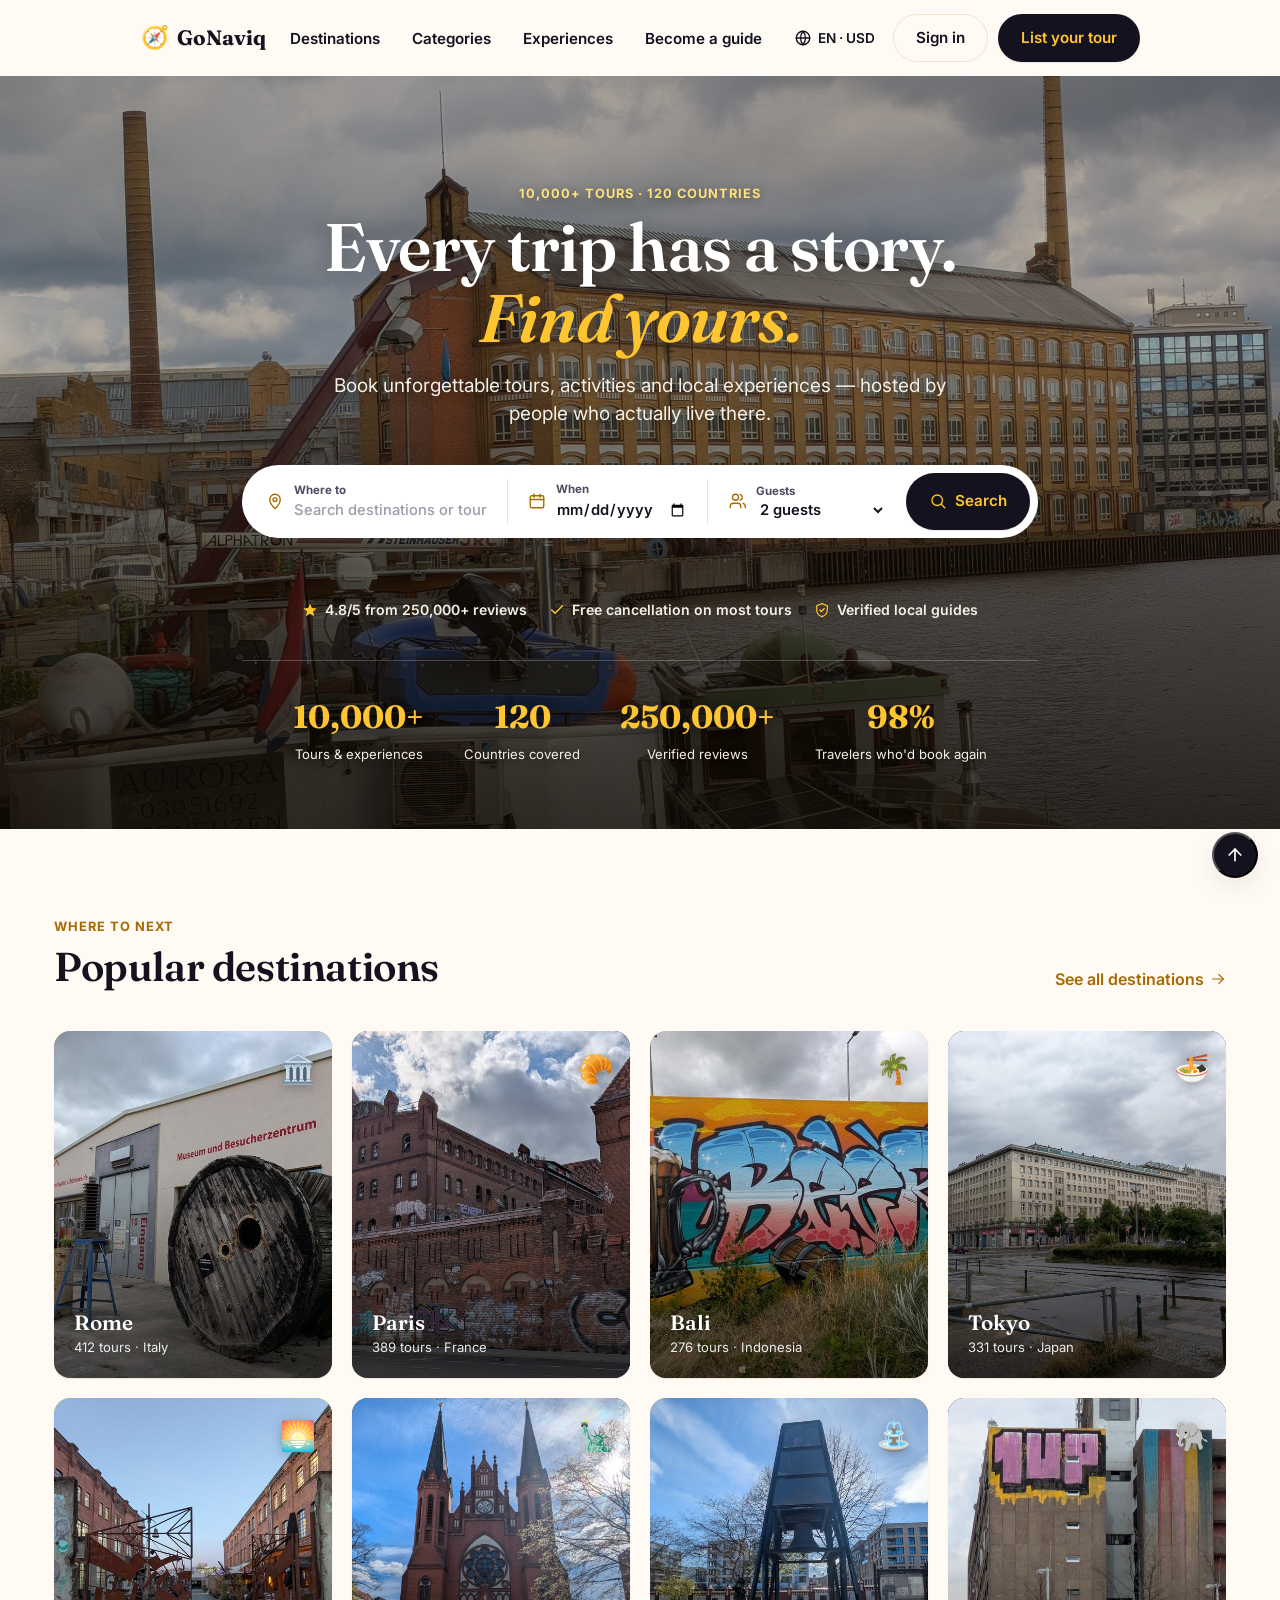
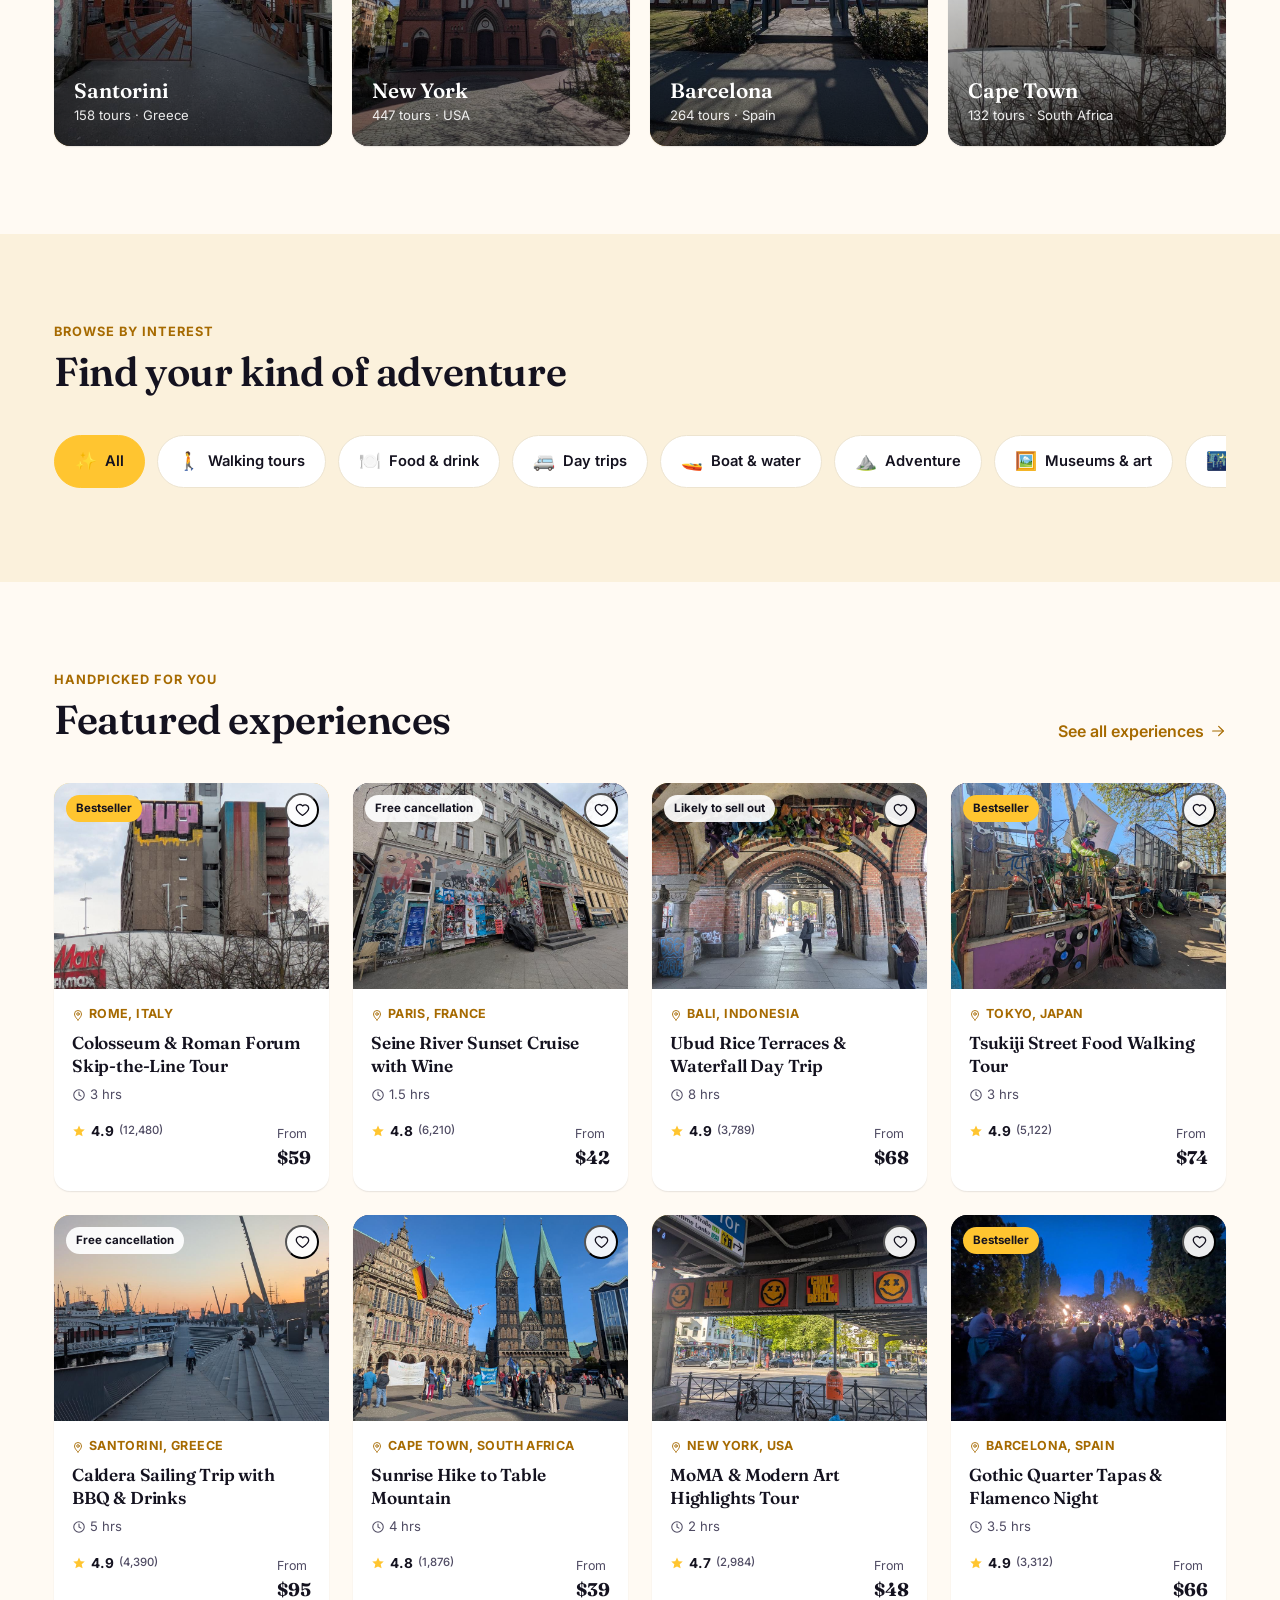
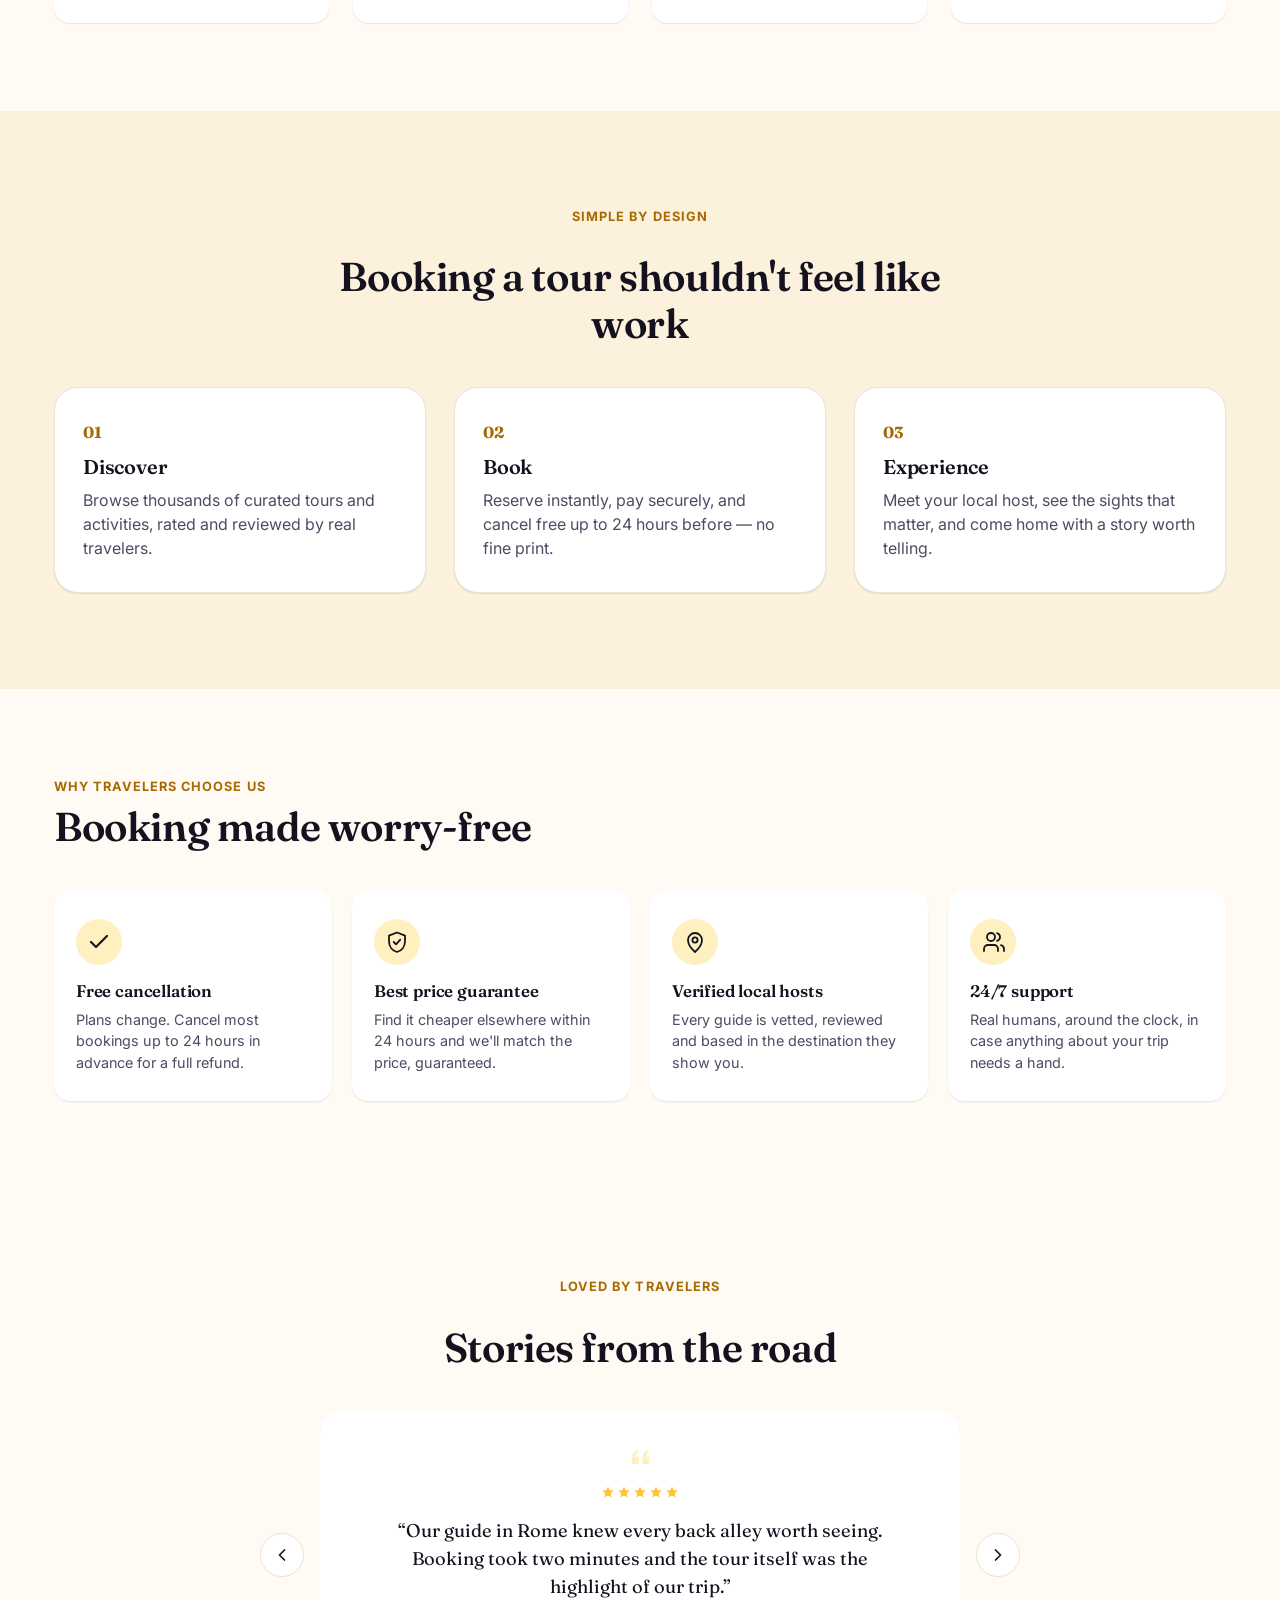
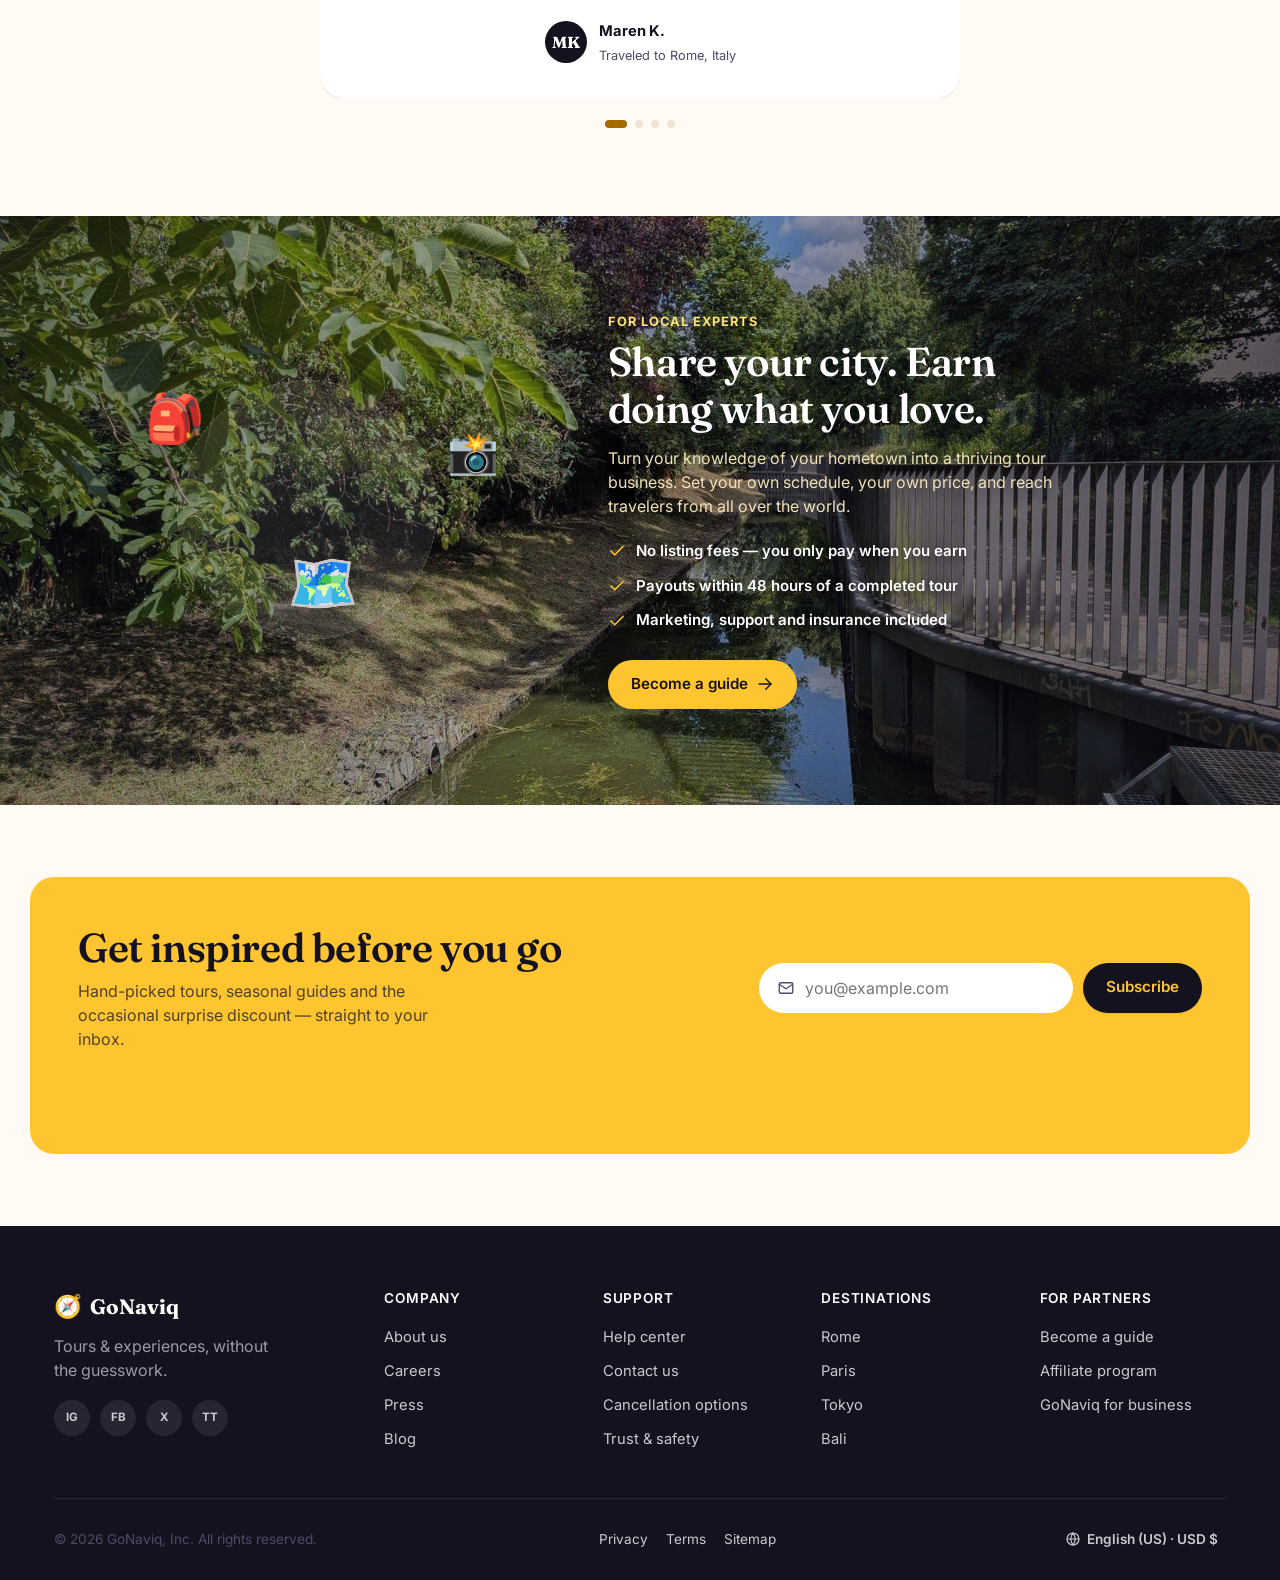
<file: index.html>
<!DOCTYPE html>
<html lang="en">
<head>
<meta charset="UTF-8">
<meta name="viewport" content="width=device-width, initial-scale=1.0">
<title>GoNaviq — Tours, Activities &amp; Local Experiences</title>
<meta name="description" content="Discover and book unforgettable tours, activities and local experiences in 10,000+ destinations worldwide. Free cancellation, verified local guides, best price guarantee.">
<link rel="icon" href="data:image/svg+xml,<svg xmlns=%22http://www.w3.org/2000/svg%22 viewBox=%220 0 100 100%22><text y=%22.9em%22 font-size=%2290%22>🧭</text></svg>">
<link rel="preconnect" href="https://fonts.googleapis.com">
<link rel="preconnect" href="https://fonts.gstatic.com" crossorigin>
<link href="https://fonts.googleapis.com/css2?family=Fraunces:opsz,wght@9..144,500;9..144,600;9..144,700&family=Inter:wght@400;500;600;700;800&display=swap" rel="stylesheet">
<link rel="stylesheet" href="css/styles.css">
</head>
<body>

<!-- ================= ICON SPRITE ================= -->
<svg style="display:none">
  <symbol id="icon-search" viewBox="0 0 24 24" fill="none" stroke="currentColor" stroke-width="1.8" stroke-linecap="round" stroke-linejoin="round"><circle cx="11" cy="11" r="7"/><line x1="21" y1="21" x2="16.65" y2="16.65"/></symbol>
  <symbol id="icon-pin" viewBox="0 0 24 24" fill="none" stroke="currentColor" stroke-width="1.8" stroke-linecap="round" stroke-linejoin="round"><path d="M12 22s-7-6.2-7-12a7 7 0 0 1 14 0c0 5.8-7 12-7 12Z"/><circle cx="12" cy="10" r="2.6"/></symbol>
  <symbol id="icon-calendar" viewBox="0 0 24 24" fill="none" stroke="currentColor" stroke-width="1.8" stroke-linecap="round" stroke-linejoin="round"><rect x="3" y="5" width="18" height="16" rx="2"/><line x1="16" y1="3" x2="16" y2="7"/><line x1="8" y1="3" x2="8" y2="7"/><line x1="3" y1="10" x2="21" y2="10"/></symbol>
  <symbol id="icon-users" viewBox="0 0 24 24" fill="none" stroke="currentColor" stroke-width="1.8" stroke-linecap="round" stroke-linejoin="round"><path d="M17 21v-2a4 4 0 0 0-4-4H7a4 4 0 0 0-4 4v2"/><circle cx="10" cy="7" r="4"/><path d="M23 21v-2a4 4 0 0 0-3-3.87"/><path d="M16 3.13a4 4 0 0 1 0 7.75"/></symbol>
  <symbol id="icon-star" viewBox="0 0 24 24" fill="currentColor" stroke="none"><path d="M12 2.5l2.9 6.4 7 .7-5.3 4.7 1.6 6.9L12 17.8l-6.2 3.4 1.6-6.9L2.1 9.6l7-.7L12 2.5Z"/></symbol>
  <symbol id="icon-heart" viewBox="0 0 24 24" fill="none" stroke="currentColor" stroke-width="1.8" stroke-linecap="round" stroke-linejoin="round"><path d="M20.8 8.6c0 4.8-8.8 10.4-8.8 10.4S3.2 13.4 3.2 8.6a5 5 0 0 1 9-3 5 5 0 0 1 8.6 3Z"/></symbol>
  <symbol id="icon-clock" viewBox="0 0 24 24" fill="none" stroke="currentColor" stroke-width="1.8" stroke-linecap="round" stroke-linejoin="round"><circle cx="12" cy="12" r="9"/><path d="M12 7v5l3.3 2"/></symbol>
  <symbol id="icon-shield" viewBox="0 0 24 24" fill="none" stroke="currentColor" stroke-width="1.8" stroke-linecap="round" stroke-linejoin="round"><path d="M12 2.5 4 5.7v5.6c0 5.2 3.4 9.4 8 10.7 4.6-1.3 8-5.5 8-10.7V5.7L12 2.5Z"/><path d="m8.7 12 2.3 2.3 4.3-4.6"/></symbol>
  <symbol id="icon-menu" viewBox="0 0 24 24" fill="none" stroke="currentColor" stroke-width="1.8" stroke-linecap="round" stroke-linejoin="round"><line x1="3" y1="6" x2="21" y2="6"/><line x1="3" y1="12" x2="21" y2="12"/><line x1="3" y1="18" x2="21" y2="18"/></symbol>
  <symbol id="icon-close" viewBox="0 0 24 24" fill="none" stroke="currentColor" stroke-width="1.8" stroke-linecap="round" stroke-linejoin="round"><line x1="5" y1="5" x2="19" y2="19"/><line x1="19" y1="5" x2="5" y2="19"/></symbol>
  <symbol id="icon-chevron-left" viewBox="0 0 24 24" fill="none" stroke="currentColor" stroke-width="2" stroke-linecap="round" stroke-linejoin="round"><polyline points="15 6 9 12 15 18"/></symbol>
  <symbol id="icon-chevron-right" viewBox="0 0 24 24" fill="none" stroke="currentColor" stroke-width="2" stroke-linecap="round" stroke-linejoin="round"><polyline points="9 6 15 12 9 18"/></symbol>
  <symbol id="icon-arrow-right" viewBox="0 0 24 24" fill="none" stroke="currentColor" stroke-width="1.8" stroke-linecap="round" stroke-linejoin="round"><line x1="4" y1="12" x2="20" y2="12"/><polyline points="13 5 20 12 13 19"/></symbol>
  <symbol id="icon-quote" viewBox="0 0 24 24" fill="currentColor" stroke="none"><path d="M9.5 6C6.5 7.2 5 9.6 5 12.8v5.2h6v-6H8.2c0-2 1-3.4 2.8-4.2L9.5 6Zm9 0c-3 1.2-4.5 3.6-4.5 6.8v5.2h6v-6h-2.8c0-2 1-3.4 2.8-4.2L18.5 6Z"/></symbol>
  <symbol id="icon-check" viewBox="0 0 24 24" fill="none" stroke="currentColor" stroke-width="2.2" stroke-linecap="round" stroke-linejoin="round"><polyline points="20 6 9 17 4 12"/></symbol>
  <symbol id="icon-mail" viewBox="0 0 24 24" fill="none" stroke="currentColor" stroke-width="1.8" stroke-linecap="round" stroke-linejoin="round"><rect x="3" y="5" width="18" height="14" rx="2"/><path d="m3 7 9 6 9-6"/></symbol>
  <symbol id="icon-globe" viewBox="0 0 24 24" fill="none" stroke="currentColor" stroke-width="1.8" stroke-linecap="round" stroke-linejoin="round"><circle cx="12" cy="12" r="9"/><line x1="3" y1="12" x2="21" y2="12"/><path d="M12 3a14 14 0 0 1 0 18 14 14 0 0 1 0-18Z"/></symbol>
  <symbol id="icon-arrow-up" viewBox="0 0 24 24" fill="none" stroke="currentColor" stroke-width="2" stroke-linecap="round" stroke-linejoin="round"><line x1="12" y1="19" x2="12" y2="5"/><polyline points="5 12 12 5 19 12"/></symbol>
</svg>

<a class="skip-link" href="#main">Skip to content</a>

<!-- ================= HEADER ================= -->
<header class="site-header" id="siteHeader">
  <div class="container site-header__inner">
    <a href="#top" class="logo">
      <span class="logo__mark" aria-hidden="true">🧭</span>
      <span class="logo__word">GoNaviq</span>
    </a>

    <nav class="main-nav" aria-label="Primary">
      <ul>
        <li><a href="#destinations">Destinations</a></li>
        <li><a href="#categories">Categories</a></li>
        <li><a href="#featured-tours">Experiences</a></li>
        <li><a href="#become-guide">Become a guide</a></li>
      </ul>
    </nav>

    <div class="header-actions">
      <button class="icon-btn only-desktop" type="button" aria-label="Change language and currency">
        <svg width="18" height="18"><use href="#icon-globe"/></svg>
        <span>EN &middot; USD</span>
      </button>
      <a href="#" class="btn btn--ghost only-desktop">Sign in</a>
      <a href="#" class="btn btn--primary only-desktop">List your tour</a>
      <button class="icon-btn menu-toggle" id="menuToggle" type="button" aria-label="Open menu" aria-expanded="false" aria-controls="mobileNav">
        <svg width="24" height="24"><use href="#icon-menu"/></svg>
      </button>
    </div>
  </div>
</header>

<!-- ================= MOBILE NAV ================= -->
<div class="mobile-nav" id="mobileNav" hidden>
  <div class="mobile-nav__panel">
    <div class="mobile-nav__top">
      <a href="#top" class="logo"><span class="logo__mark" aria-hidden="true">🧭</span><span class="logo__word">GoNaviq</span></a>
      <button class="icon-btn" id="menuClose" type="button" aria-label="Close menu">
        <svg width="22" height="22"><use href="#icon-close"/></svg>
      </button>
    </div>
    <ul class="mobile-nav__links">
      <li><a href="#destinations">Destinations</a></li>
      <li><a href="#categories">Categories</a></li>
      <li><a href="#featured-tours">Experiences</a></li>
      <li><a href="#how-it-works">How it works</a></li>
      <li><a href="#become-guide">Become a guide</a></li>
    </ul>
    <div class="mobile-nav__actions">
      <a href="#" class="btn btn--ghost btn--block">Sign in</a>
      <a href="#" class="btn btn--primary btn--block">List your tour</a>
    </div>
  </div>
</div>
<div class="mobile-nav__backdrop" id="mobileNavBackdrop" hidden></div>

<main id="main">

  <!-- ================= HERO ================= -->
  <section class="hero" id="top">
    <div class="hero__bg" aria-hidden="true"></div>
    <div class="hero__scrim" aria-hidden="true"></div>
    <div class="container hero__inner">
      <p class="eyebrow reveal">10,000+ tours &middot; 120 countries</p>
      <h1 class="hero__title reveal">Every trip has a story.<br><em>Find yours.</em></h1>
      <p class="hero__subtitle reveal">Book unforgettable tours, activities and local experiences &mdash; hosted by people who actually live there.</p>

      <form class="search-bar reveal" id="searchForm">
        <div class="search-bar__field">
          <svg class="search-bar__icon" width="18" height="18"><use href="#icon-pin"/></svg>
          <div class="search-bar__text">
            <label for="searchWhere">Where to</label>
            <input id="searchWhere" type="text" placeholder="Search destinations or tours" autocomplete="off">
          </div>
        </div>
        <div class="search-bar__divider" aria-hidden="true"></div>
        <div class="search-bar__field search-bar__field--compact">
          <svg class="search-bar__icon" width="18" height="18"><use href="#icon-calendar"/></svg>
          <div class="search-bar__text">
            <label for="searchWhen">When</label>
            <input id="searchWhen" type="date">
          </div>
        </div>
        <div class="search-bar__divider" aria-hidden="true"></div>
        <div class="search-bar__field search-bar__field--compact">
          <svg class="search-bar__icon" width="18" height="18"><use href="#icon-users"/></svg>
          <div class="search-bar__text">
            <label for="searchGuests">Guests</label>
            <select id="searchGuests">
              <option>2 guests</option>
              <option>1 guest</option>
              <option>3 guests</option>
              <option>4+ guests</option>
            </select>
          </div>
        </div>
        <button class="btn btn--primary search-bar__submit" type="submit">
          <svg width="18" height="18"><use href="#icon-search"/></svg>
          <span>Search</span>
        </button>
      </form>
      <p class="search-bar__hint" id="searchHint" role="status" aria-live="polite"></p>

      <ul class="trust-chips reveal">
        <li><svg width="16" height="16"><use href="#icon-star"/></svg> 4.8/5 from 250,000+ reviews</li>
        <li><svg width="16" height="16"><use href="#icon-check"/></svg> Free cancellation on most tours</li>
        <li><svg width="16" height="16"><use href="#icon-shield"/></svg> Verified local guides</li>
      </ul>

      <div class="hero-stats reveal" aria-label="GoNaviq in numbers">
        <div class="stat">
          <span class="stat__num" data-count="10000" data-suffix="+">0</span>
          <span class="stat__label">Tours &amp; experiences</span>
        </div>
        <div class="stat">
          <span class="stat__num" data-count="120" data-suffix="">0</span>
          <span class="stat__label">Countries covered</span>
        </div>
        <div class="stat">
          <span class="stat__num" data-count="250000" data-suffix="+">0</span>
          <span class="stat__label">Verified reviews</span>
        </div>
        <div class="stat">
          <span class="stat__num" data-count="98" data-suffix="%">0</span>
          <span class="stat__label">Travelers who'd book again</span>
        </div>
      </div>
    </div>
  </section>

  <!-- ================= DESTINATIONS ================= -->
  <section class="section" id="destinations">
    <div class="container">
      <div class="section__head reveal">
        <div>
          <p class="eyebrow">Where to next</p>
          <h2>Popular destinations</h2>
        </div>
        <a href="#" class="link-more">See all destinations <svg width="16" height="16"><use href="#icon-arrow-right"/></svg></a>
      </div>

      <div class="destination-grid reveal" id="destinationGrid"></div>
    </div>
  </section>

  <!-- ================= CATEGORIES ================= -->
  <section class="section section--tint" id="categories">
    <div class="container">
      <div class="section__head reveal">
        <div>
          <p class="eyebrow">Browse by interest</p>
          <h2>Find your kind of adventure</h2>
        </div>
      </div>
      <div class="category-pills reveal" id="categoryPills" role="tablist" aria-label="Filter experiences by category"></div>
    </div>
  </section>

  <!-- ================= FEATURED TOURS ================= -->
  <section class="section" id="featured-tours">
    <div class="container">
      <div class="section__head reveal">
        <div>
          <p class="eyebrow">Handpicked for you</p>
          <h2>Featured experiences</h2>
        </div>
        <a href="#" class="link-more">See all experiences <svg width="16" height="16"><use href="#icon-arrow-right"/></svg></a>
      </div>
      <div class="tour-grid reveal" id="tourGrid"></div>
    </div>
  </section>

  <!-- ================= HOW IT WORKS ================= -->
  <section class="how-it-works" id="how-it-works">
    <div class="container">
      <div class="section__head section__head--center reveal">
        <p class="eyebrow">Simple by design</p>
        <h2>Booking a tour shouldn't feel like work</h2>
      </div>
      <div class="steps">
        <div class="step reveal">
          <span class="step__num">01</span>
          <h3>Discover</h3>
          <p>Browse thousands of curated tours and activities, rated and reviewed by real travelers.</p>
        </div>
        <div class="step reveal">
          <span class="step__num">02</span>
          <h3>Book</h3>
          <p>Reserve instantly, pay securely, and cancel free up to 24 hours before &mdash; no fine print.</p>
        </div>
        <div class="step reveal">
          <span class="step__num">03</span>
          <h3>Experience</h3>
          <p>Meet your local host, see the sights that matter, and come home with a story worth telling.</p>
        </div>
      </div>
    </div>
  </section>

  <!-- ================= WHY US ================= -->
  <section class="section" id="why-us">
    <div class="container">
      <div class="section__head reveal">
        <div>
          <p class="eyebrow">Why travelers choose us</p>
          <h2>Booking made worry-free</h2>
        </div>
      </div>
      <div class="feature-grid reveal">
        <div class="feature-card">
          <div class="feature-card__icon"><svg width="24" height="24"><use href="#icon-check"/></svg></div>
          <h3>Free cancellation</h3>
          <p>Plans change. Cancel most bookings up to 24 hours in advance for a full refund.</p>
        </div>
        <div class="feature-card">
          <div class="feature-card__icon"><svg width="24" height="24"><use href="#icon-shield"/></svg></div>
          <h3>Best price guarantee</h3>
          <p>Find it cheaper elsewhere within 24 hours and we'll match the price, guaranteed.</p>
        </div>
        <div class="feature-card">
          <div class="feature-card__icon"><svg width="24" height="24"><use href="#icon-pin"/></svg></div>
          <h3>Verified local hosts</h3>
          <p>Every guide is vetted, reviewed and based in the destination they show you.</p>
        </div>
        <div class="feature-card">
          <div class="feature-card__icon"><svg width="24" height="24"><use href="#icon-users"/></svg></div>
          <h3>24/7 support</h3>
          <p>Real humans, around the clock, in case anything about your trip needs a hand.</p>
        </div>
      </div>
    </div>
  </section>

  <!-- ================= TESTIMONIALS ================= -->
  <section class="section testimonials" id="testimonials">
    <div class="container">
      <div class="section__head section__head--center reveal">
        <p class="eyebrow">Loved by travelers</p>
        <h2>Stories from the road</h2>
      </div>

      <div class="testimonial-carousel reveal" id="testimonialCarousel">
        <button class="carousel-btn carousel-btn--prev" id="testimonialPrev" type="button" aria-label="Previous testimonial">
          <svg width="20" height="20"><use href="#icon-chevron-left"/></svg>
        </button>

        <div class="testimonial-track" id="testimonialTrack"></div>

        <button class="carousel-btn carousel-btn--next" id="testimonialNext" type="button" aria-label="Next testimonial">
          <svg width="20" height="20"><use href="#icon-chevron-right"/></svg>
        </button>
      </div>
      <div class="carousel-dots" id="testimonialDots"></div>
    </div>
  </section>

  <!-- ================= BECOME A GUIDE ================= -->
  <section class="become-guide" id="become-guide">
    <div class="container become-guide__inner">
      <div class="become-guide__art reveal" aria-hidden="true">
        <span class="become-guide__blob"></span>
        <span class="become-guide__emoji become-guide__emoji--1">🎒</span>
        <span class="become-guide__emoji become-guide__emoji--2">🗺️</span>
        <span class="become-guide__emoji become-guide__emoji--3">📸</span>
      </div>
      <div class="become-guide__copy reveal">
        <p class="eyebrow eyebrow--light">For local experts</p>
        <h2>Share your city. Earn doing what you love.</h2>
        <p class="become-guide__lead">Turn your knowledge of your hometown into a thriving tour business. Set your own schedule, your own price, and reach travelers from all over the world.</p>
        <ul class="become-guide__list">
          <li><svg width="18" height="18"><use href="#icon-check"/></svg> No listing fees &mdash; you only pay when you earn</li>
          <li><svg width="18" height="18"><use href="#icon-check"/></svg> Payouts within 48 hours of a completed tour</li>
          <li><svg width="18" height="18"><use href="#icon-check"/></svg> Marketing, support and insurance included</li>
        </ul>
        <a href="#" class="btn btn--light">Become a guide <svg width="18" height="18"><use href="#icon-arrow-right"/></svg></a>
      </div>
    </div>
  </section>

  <!-- ================= NEWSLETTER ================= -->
  <section class="newsletter">
    <div class="container newsletter__inner reveal">
      <div class="newsletter__copy">
        <h2>Get inspired before you go</h2>
        <p>Hand-picked tours, seasonal guides and the occasional surprise discount &mdash; straight to your inbox.</p>
      </div>
      <form class="newsletter__form" id="newsletterForm" novalidate>
        <div class="newsletter__field">
          <svg width="18" height="18"><use href="#icon-mail"/></svg>
          <input type="email" id="newsletterEmail" placeholder="you@example.com" required aria-label="Email address">
        </div>
        <button class="btn btn--primary" type="submit">Subscribe</button>
      </form>
      <p class="newsletter__status" id="newsletterStatus" role="status" aria-live="polite"></p>
    </div>
  </section>

</main>

<!-- ================= FOOTER ================= -->
<footer class="site-footer">
  <div class="container">
    <div class="site-footer__top">
      <div class="site-footer__brand">
        <a href="#top" class="logo logo--light">
          <span class="logo__mark" aria-hidden="true">🧭</span>
          <span class="logo__word">GoNaviq</span>
        </a>
        <p>Tours &amp; experiences, without the guesswork.</p>
        <div class="social-links">
          <a href="#" aria-label="GoNaviq on Instagram" class="social-links__item">IG</a>
          <a href="#" aria-label="GoNaviq on Facebook" class="social-links__item">FB</a>
          <a href="#" aria-label="GoNaviq on X" class="social-links__item">X</a>
          <a href="#" aria-label="GoNaviq on TikTok" class="social-links__item">TT</a>
        </div>
      </div>

      <nav class="site-footer__col" aria-label="Company">
        <h3>Company</h3>
        <ul>
          <li><a href="#">About us</a></li>
          <li><a href="#">Careers</a></li>
          <li><a href="#">Press</a></li>
          <li><a href="#">Blog</a></li>
        </ul>
      </nav>
      <nav class="site-footer__col" aria-label="Support">
        <h3>Support</h3>
        <ul>
          <li><a href="#">Help center</a></li>
          <li><a href="#">Contact us</a></li>
          <li><a href="#">Cancellation options</a></li>
          <li><a href="#">Trust &amp; safety</a></li>
        </ul>
      </nav>
      <nav class="site-footer__col" aria-label="Destinations">
        <h3>Destinations</h3>
        <ul>
          <li><a href="#">Rome</a></li>
          <li><a href="#">Paris</a></li>
          <li><a href="#">Tokyo</a></li>
          <li><a href="#">Bali</a></li>
        </ul>
      </nav>
      <nav class="site-footer__col" aria-label="Partners">
        <h3>For partners</h3>
        <ul>
          <li><a href="#become-guide">Become a guide</a></li>
          <li><a href="#">Affiliate program</a></li>
          <li><a href="#">GoNaviq for business</a></li>
        </ul>
      </nav>
    </div>

    <div class="site-footer__bottom">
      <p>&copy; <span id="year"></span> GoNaviq, Inc. All rights reserved.</p>
      <div class="site-footer__legal">
        <a href="#">Privacy</a>
        <a href="#">Terms</a>
        <a href="#">Sitemap</a>
      </div>
      <button class="icon-btn only-desktop" type="button" aria-label="Change language and currency">
        <svg width="16" height="16"><use href="#icon-globe"/></svg>
        <span>English (US) &middot; USD $</span>
      </button>
    </div>
  </div>
</footer>

<button class="back-to-top" id="backToTop" type="button" aria-label="Back to top" hidden>
  <svg width="20" height="20"><use href="#icon-arrow-up"/></svg>
</button>

<script src="js/app.js"></script>
</body>
</html>
</file>
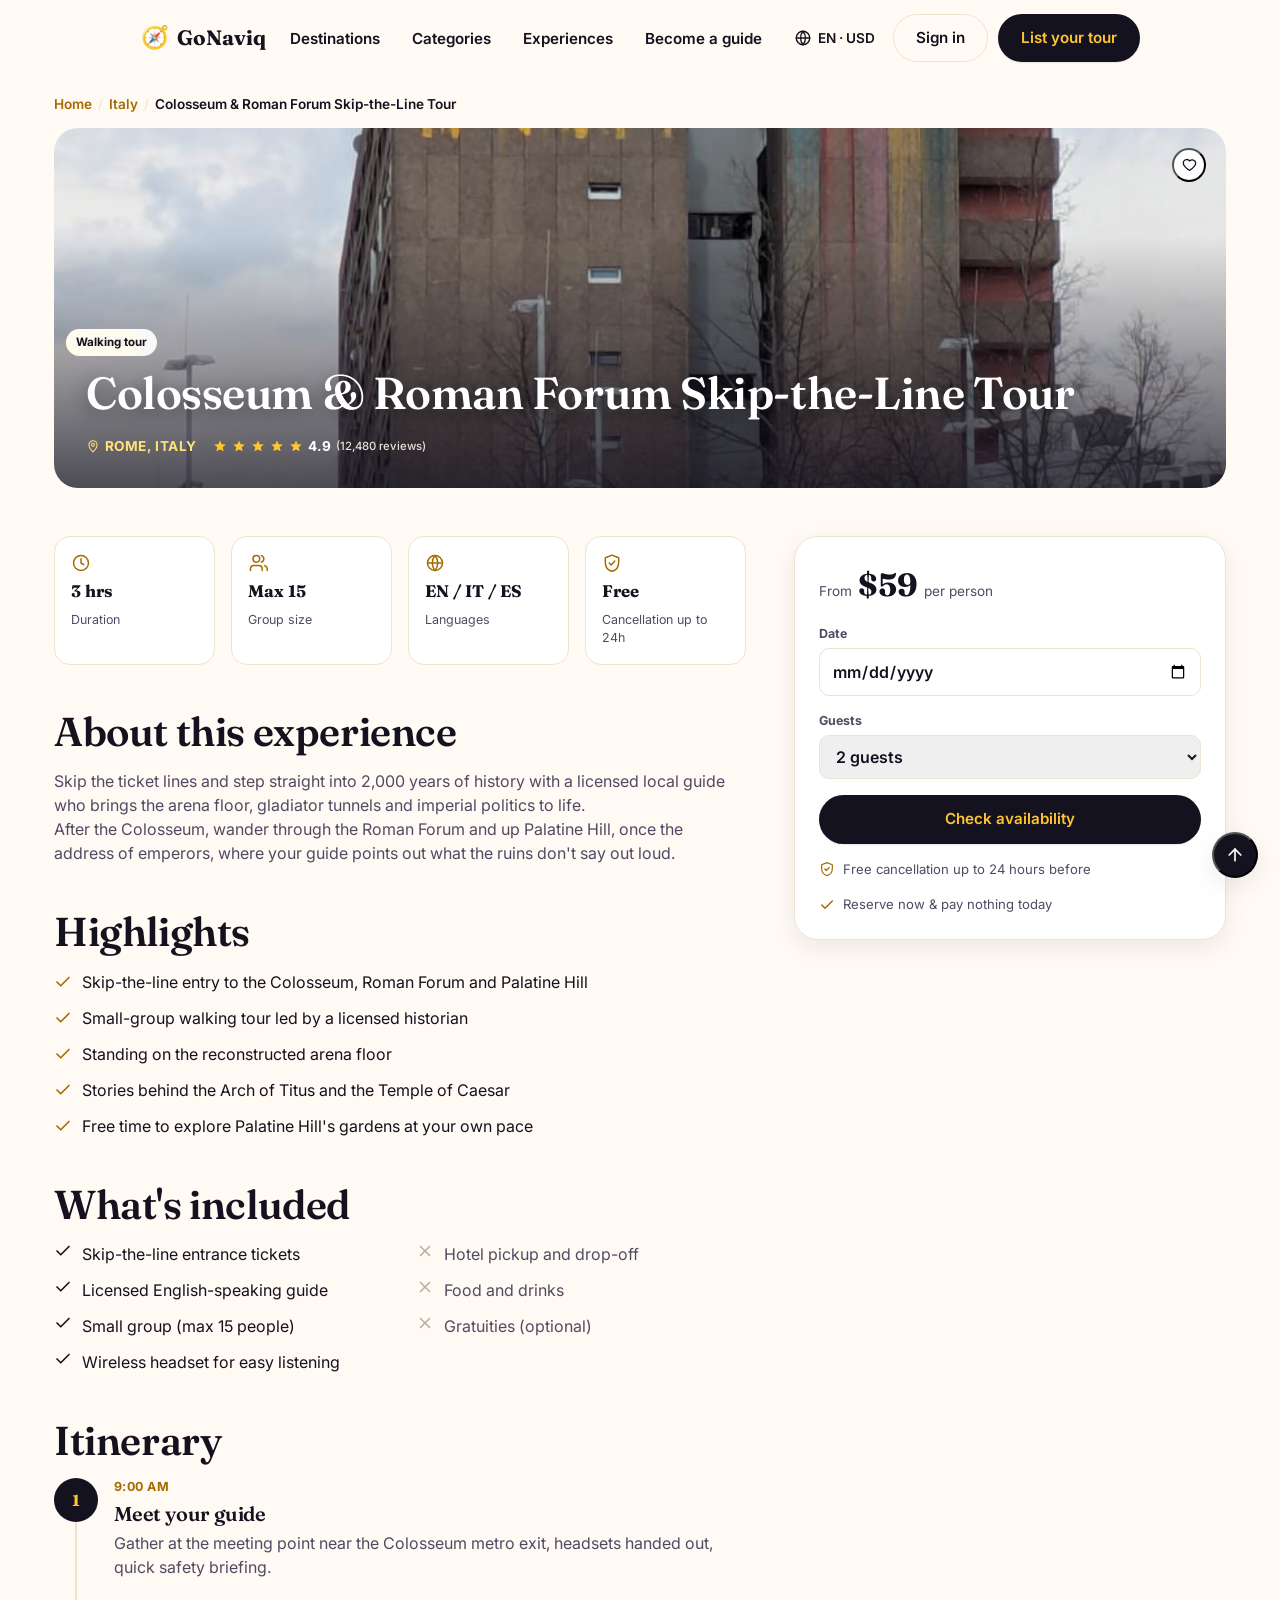
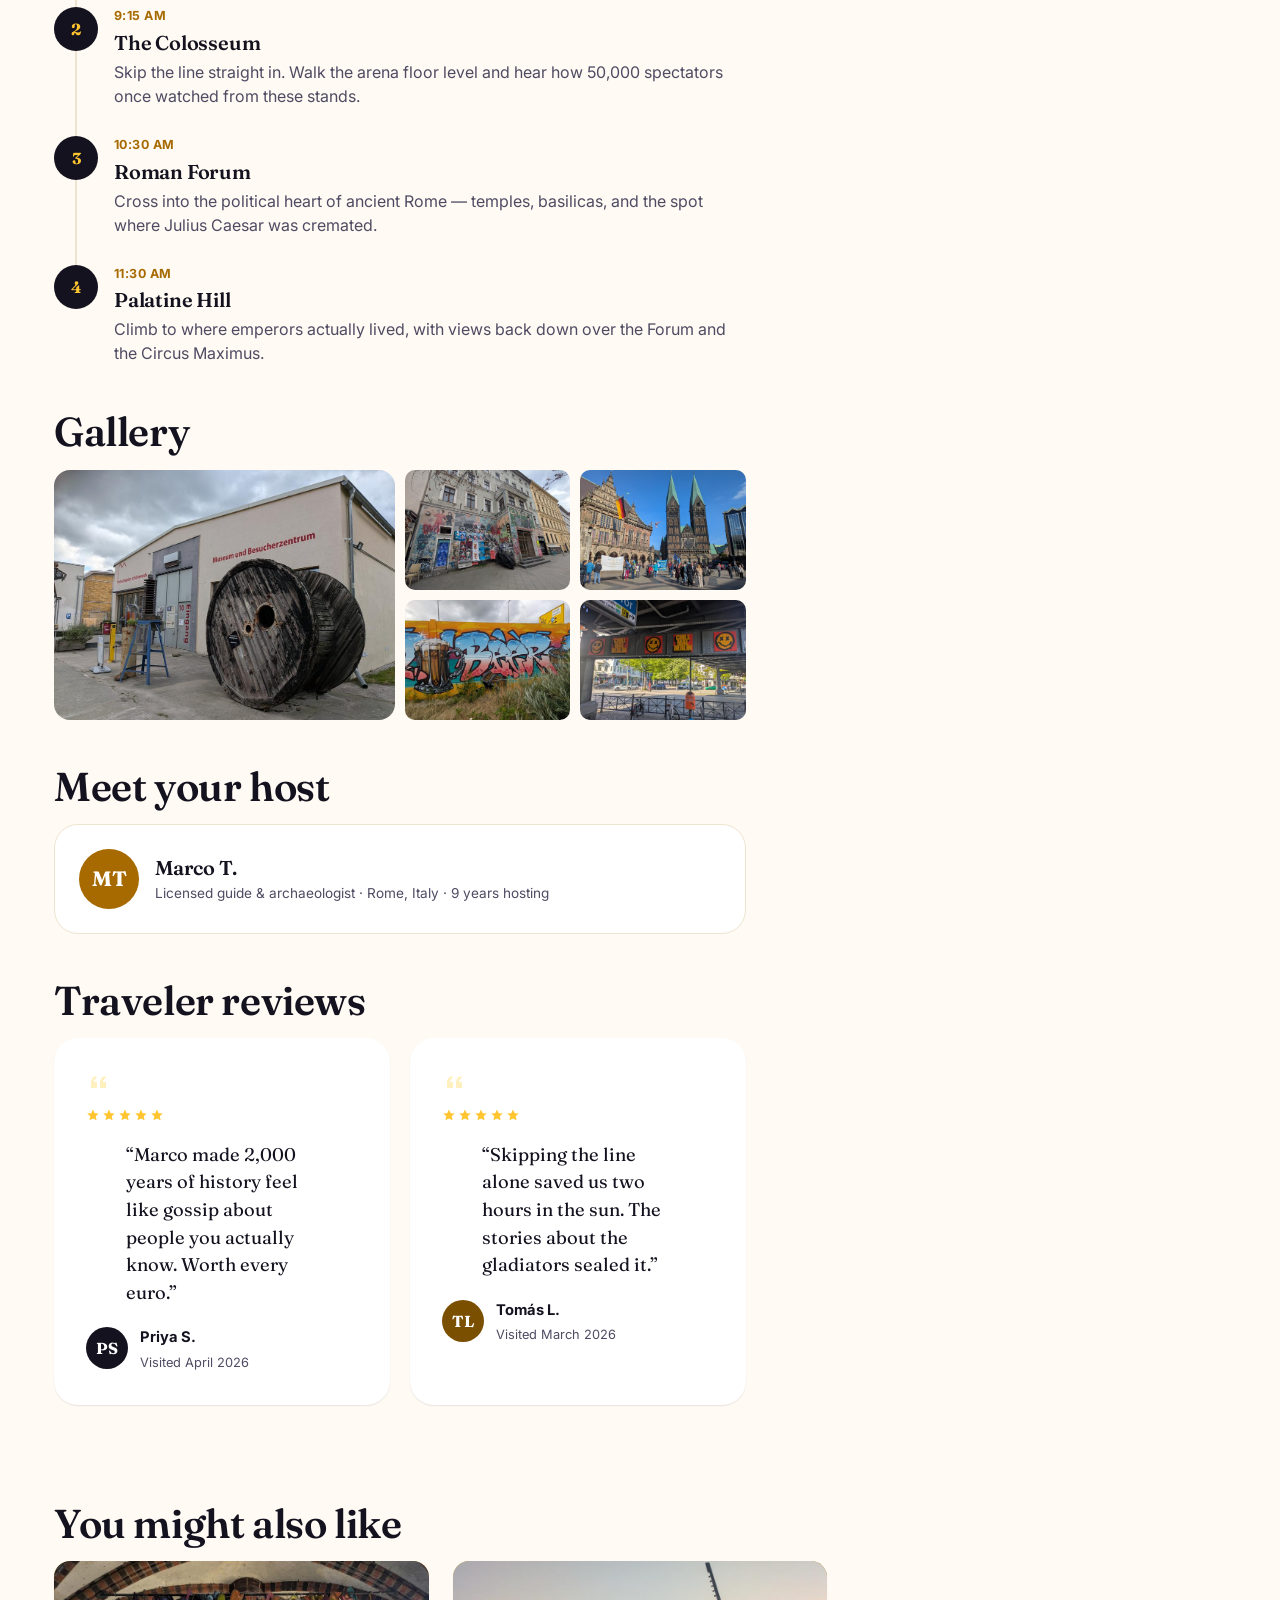
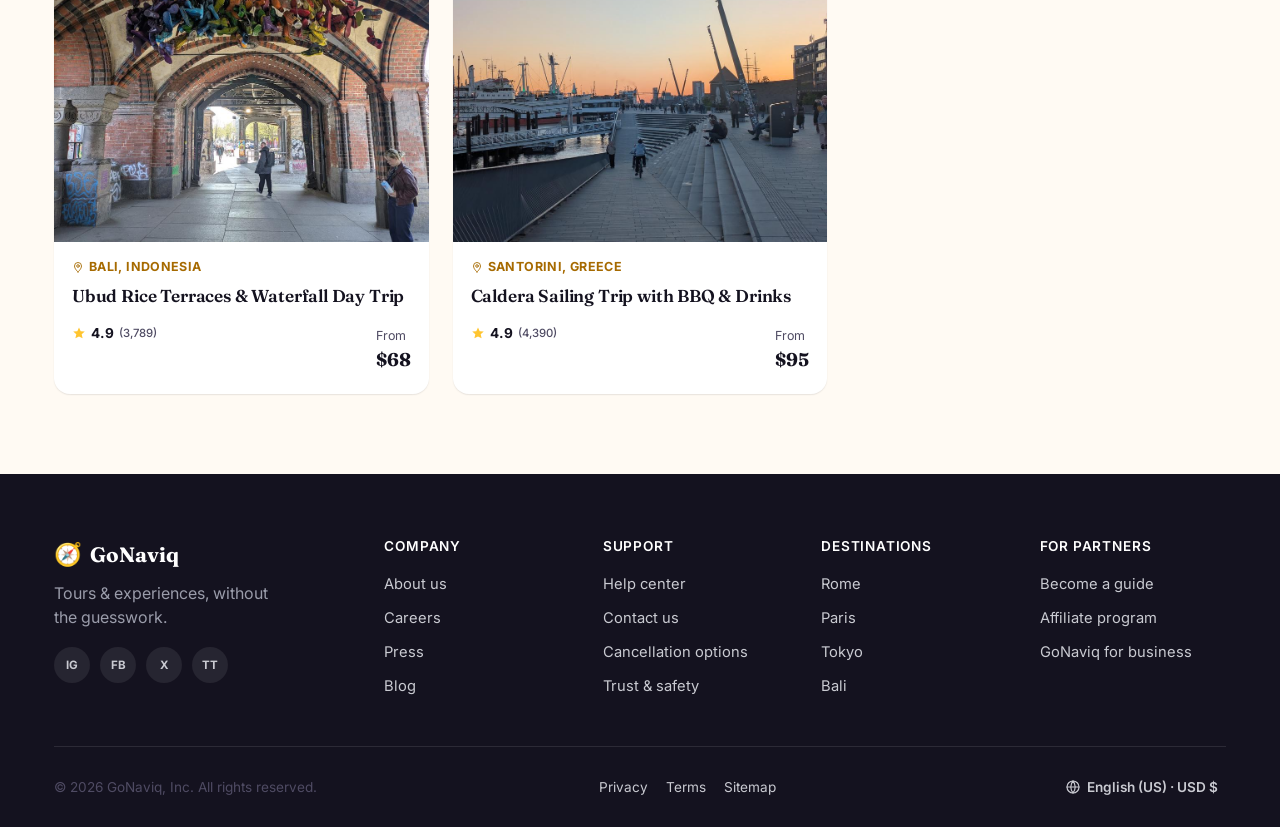
<file: tours/colosseum-rome.html>
<!DOCTYPE html>
<html lang="en">
<head>
<meta charset="UTF-8">
<meta name="viewport" content="width=device-width, initial-scale=1.0">
<title>Colosseum & Roman Forum Skip-the-Line Tour | GoNaviq</title>
<meta name="description" content="Skip the line at the Colosseum and explore the Roman Forum and Palatine Hill with a licensed local guide.">
<link rel="icon" href="data:image/svg+xml,<svg xmlns=%22http://www.w3.org/2000/svg%22 viewBox=%220 0 100 100%22><text y=%22.9em%22 font-size=%2290%22>🧭</text></svg>">
<link rel="preconnect" href="https://fonts.googleapis.com">
<link rel="preconnect" href="https://fonts.gstatic.com" crossorigin>
<link href="https://fonts.googleapis.com/css2?family=Fraunces:opsz,wght@9..144,500;9..144,600;9..144,700&family=Inter:wght@400;500;600;700;800&display=swap" rel="stylesheet">
<link rel="stylesheet" href="../css/styles.css">
</head>
<body>

<!-- ================= ICON SPRITE ================= -->
<svg style="display:none">
  <symbol id="icon-search" viewBox="0 0 24 24" fill="none" stroke="currentColor" stroke-width="1.8" stroke-linecap="round" stroke-linejoin="round"><circle cx="11" cy="11" r="7"/><line x1="21" y1="21" x2="16.65" y2="16.65"/></symbol>
  <symbol id="icon-pin" viewBox="0 0 24 24" fill="none" stroke="currentColor" stroke-width="1.8" stroke-linecap="round" stroke-linejoin="round"><path d="M12 22s-7-6.2-7-12a7 7 0 0 1 14 0c0 5.8-7 12-7 12Z"/><circle cx="12" cy="10" r="2.6"/></symbol>
  <symbol id="icon-calendar" viewBox="0 0 24 24" fill="none" stroke="currentColor" stroke-width="1.8" stroke-linecap="round" stroke-linejoin="round"><rect x="3" y="5" width="18" height="16" rx="2"/><line x1="16" y1="3" x2="16" y2="7"/><line x1="8" y1="3" x2="8" y2="7"/><line x1="3" y1="10" x2="21" y2="10"/></symbol>
  <symbol id="icon-users" viewBox="0 0 24 24" fill="none" stroke="currentColor" stroke-width="1.8" stroke-linecap="round" stroke-linejoin="round"><path d="M17 21v-2a4 4 0 0 0-4-4H7a4 4 0 0 0-4 4v2"/><circle cx="10" cy="7" r="4"/><path d="M23 21v-2a4 4 0 0 0-3-3.87"/><path d="M16 3.13a4 4 0 0 1 0 7.75"/></symbol>
  <symbol id="icon-star" viewBox="0 0 24 24" fill="currentColor" stroke="none"><path d="M12 2.5l2.9 6.4 7 .7-5.3 4.7 1.6 6.9L12 17.8l-6.2 3.4 1.6-6.9L2.1 9.6l7-.7L12 2.5Z"/></symbol>
  <symbol id="icon-heart" viewBox="0 0 24 24" fill="none" stroke="currentColor" stroke-width="1.8" stroke-linecap="round" stroke-linejoin="round"><path d="M20.8 8.6c0 4.8-8.8 10.4-8.8 10.4S3.2 13.4 3.2 8.6a5 5 0 0 1 9-3 5 5 0 0 1 8.6 3Z"/></symbol>
  <symbol id="icon-clock" viewBox="0 0 24 24" fill="none" stroke="currentColor" stroke-width="1.8" stroke-linecap="round" stroke-linejoin="round"><circle cx="12" cy="12" r="9"/><path d="M12 7v5l3.3 2"/></symbol>
  <symbol id="icon-shield" viewBox="0 0 24 24" fill="none" stroke="currentColor" stroke-width="1.8" stroke-linecap="round" stroke-linejoin="round"><path d="M12 2.5 4 5.7v5.6c0 5.2 3.4 9.4 8 10.7 4.6-1.3 8-5.5 8-10.7V5.7L12 2.5Z"/><path d="m8.7 12 2.3 2.3 4.3-4.6"/></symbol>
  <symbol id="icon-menu" viewBox="0 0 24 24" fill="none" stroke="currentColor" stroke-width="1.8" stroke-linecap="round" stroke-linejoin="round"><line x1="3" y1="6" x2="21" y2="6"/><line x1="3" y1="12" x2="21" y2="12"/><line x1="3" y1="18" x2="21" y2="18"/></symbol>
  <symbol id="icon-close" viewBox="0 0 24 24" fill="none" stroke="currentColor" stroke-width="1.8" stroke-linecap="round" stroke-linejoin="round"><line x1="5" y1="5" x2="19" y2="19"/><line x1="19" y1="5" x2="5" y2="19"/></symbol>
  <symbol id="icon-chevron-left" viewBox="0 0 24 24" fill="none" stroke="currentColor" stroke-width="2" stroke-linecap="round" stroke-linejoin="round"><polyline points="15 6 9 12 15 18"/></symbol>
  <symbol id="icon-chevron-right" viewBox="0 0 24 24" fill="none" stroke="currentColor" stroke-width="2" stroke-linecap="round" stroke-linejoin="round"><polyline points="9 6 15 12 9 18"/></symbol>
  <symbol id="icon-arrow-right" viewBox="0 0 24 24" fill="none" stroke="currentColor" stroke-width="1.8" stroke-linecap="round" stroke-linejoin="round"><line x1="4" y1="12" x2="20" y2="12"/><polyline points="13 5 20 12 13 19"/></symbol>
  <symbol id="icon-quote" viewBox="0 0 24 24" fill="currentColor" stroke="none"><path d="M9.5 6C6.5 7.2 5 9.6 5 12.8v5.2h6v-6H8.2c0-2 1-3.4 2.8-4.2L9.5 6Zm9 0c-3 1.2-4.5 3.6-4.5 6.8v5.2h6v-6h-2.8c0-2 1-3.4 2.8-4.2L18.5 6Z"/></symbol>
  <symbol id="icon-check" viewBox="0 0 24 24" fill="none" stroke="currentColor" stroke-width="2.2" stroke-linecap="round" stroke-linejoin="round"><polyline points="20 6 9 17 4 12"/></symbol>
  <symbol id="icon-mail" viewBox="0 0 24 24" fill="none" stroke="currentColor" stroke-width="1.8" stroke-linecap="round" stroke-linejoin="round"><rect x="3" y="5" width="18" height="14" rx="2"/><path d="m3 7 9 6 9-6"/></symbol>
  <symbol id="icon-globe" viewBox="0 0 24 24" fill="none" stroke="currentColor" stroke-width="1.8" stroke-linecap="round" stroke-linejoin="round"><circle cx="12" cy="12" r="9"/><line x1="3" y1="12" x2="21" y2="12"/><path d="M12 3a14 14 0 0 1 0 18 14 14 0 0 1 0-18Z"/></symbol>
  <symbol id="icon-arrow-up" viewBox="0 0 24 24" fill="none" stroke="currentColor" stroke-width="2" stroke-linecap="round" stroke-linejoin="round"><line x1="12" y1="19" x2="12" y2="5"/><polyline points="5 12 12 5 19 12"/></symbol>
  <symbol id="icon-x" viewBox="0 0 24 24" fill="none" stroke="currentColor" stroke-width="2.2" stroke-linecap="round" stroke-linejoin="round"><line x1="6" y1="6" x2="18" y2="18"/><line x1="18" y1="6" x2="6" y2="18"/></symbol>
</svg>

<a class="skip-link" href="#main">Skip to content</a>

<!-- ================= HEADER ================= -->
<header class="site-header" id="siteHeader">
  <div class="container site-header__inner">
    <a href="../index.html" class="logo">
      <span class="logo__mark" aria-hidden="true">🧭</span>
      <span class="logo__word">GoNaviq</span>
    </a>

    <nav class="main-nav" aria-label="Primary">
      <ul>
        <li><a href="../index.html#destinations">Destinations</a></li>
        <li><a href="../index.html#categories">Categories</a></li>
        <li><a href="../index.html#featured-tours">Experiences</a></li>
        <li><a href="../index.html#become-guide">Become a guide</a></li>
      </ul>
    </nav>

    <div class="header-actions">
      <button class="icon-btn only-desktop" type="button" aria-label="Change language and currency">
        <svg width="18" height="18"><use href="#icon-globe"/></svg>
        <span>EN &middot; USD</span>
      </button>
      <a href="#" class="btn btn--ghost only-desktop">Sign in</a>
      <a href="#" class="btn btn--primary only-desktop">List your tour</a>
      <button class="icon-btn menu-toggle" id="menuToggle" type="button" aria-label="Open menu" aria-expanded="false" aria-controls="mobileNav">
        <svg width="24" height="24"><use href="#icon-menu"/></svg>
      </button>
    </div>
  </div>
</header>

<!-- ================= MOBILE NAV ================= -->
<div class="mobile-nav" id="mobileNav" hidden>
  <div class="mobile-nav__panel">
    <div class="mobile-nav__top">
      <a href="../index.html" class="logo"><span class="logo__mark" aria-hidden="true">🧭</span><span class="logo__word">GoNaviq</span></a>
      <button class="icon-btn" id="menuClose" type="button" aria-label="Close menu">
        <svg width="22" height="22"><use href="#icon-close"/></svg>
      </button>
    </div>
    <ul class="mobile-nav__links">
      <li><a href="../index.html#destinations">Destinations</a></li>
      <li><a href="../index.html#categories">Categories</a></li>
      <li><a href="../index.html#featured-tours">Experiences</a></li>
      <li><a href="../index.html#how-it-works">How it works</a></li>
      <li><a href="../index.html#become-guide">Become a guide</a></li>
    </ul>
    <div class="mobile-nav__actions">
      <a href="#" class="btn btn--ghost btn--block">Sign in</a>
      <a href="#" class="btn btn--primary btn--block">List your tour</a>
    </div>
  </div>
</div>
<div class="mobile-nav__backdrop" id="mobileNavBackdrop" hidden></div>

<main id="main">
  <div class="container">
    <nav class="breadcrumb" aria-label="Breadcrumb">
      <a href="../index.html">Home</a>
      <span aria-hidden="true">/</span>
      <a href="../index.html#destinations">Italy</a>
      <span aria-hidden="true">/</span>
      <span class="is-current">Colosseum & Roman Forum Skip-the-Line Tour</span>
    </nav>

    <section class="tour-hero" style="background-image:url('../assets/cards/sample-8.jpg')">
      <div class="tour-hero__actions">
        <button type="button" class="tour-card__wishlist" aria-pressed="false" aria-label="Save to wishlist">
          <svg width="17" height="17"><use href="#icon-heart"/></svg>
        </button>
      </div>
      <div class="tour-hero__inner">
        <div class="tour-hero__badges">
          <span class="tour-card__badge tour-card__badge--accent">Bestseller</span>
          <span class="tour-card__badge">Walking tour</span>
        </div>
        <h1>Colosseum & Roman Forum Skip-the-Line Tour</h1>
        <div class="tour-hero__meta">
          <p class="tour-card__location"><svg width="14" height="14"><use href="#icon-pin"/></svg> Rome, Italy</p>
          <div class="tour-card__rating"><svg width="14" height="14" aria-hidden="true" style="opacity:1"><use href="#icon-star"/></svg><svg width="14" height="14" aria-hidden="true" style="opacity:1"><use href="#icon-star"/></svg><svg width="14" height="14" aria-hidden="true" style="opacity:1"><use href="#icon-star"/></svg><svg width="14" height="14" aria-hidden="true" style="opacity:1"><use href="#icon-star"/></svg><svg width="14" height="14" aria-hidden="true" style="opacity:1"><use href="#icon-star"/></svg> 4.9 <small>(12,480 reviews)</small></div>
        </div>
      </div>
    </section>

    <div class="tour-layout">
      <div class="tour-main">
        <div class="quick-facts reveal">
          
        <div class="quick-fact">
          <svg width="20" height="20"><use href="#icon-clock"/></svg>
          <strong>3 hrs</strong>
          <span>Duration</span>
        </div>
          
        <div class="quick-fact">
          <svg width="20" height="20"><use href="#icon-users"/></svg>
          <strong>Max 15</strong>
          <span>Group size</span>
        </div>
          
        <div class="quick-fact">
          <svg width="20" height="20"><use href="#icon-globe"/></svg>
          <strong>EN / IT / ES</strong>
          <span>Languages</span>
        </div>
          
        <div class="quick-fact">
          <svg width="20" height="20"><use href="#icon-shield"/></svg>
          <strong>Free</strong>
          <span>Cancellation up to 24h</span>
        </div>
        </div>

        <div class="tour-section reveal">
          <h2>About this experience</h2>
          <p>Skip the ticket lines and step straight into 2,000 years of history with a licensed local guide who brings the arena floor, gladiator tunnels and imperial politics to life.</p><p>After the Colosseum, wander through the Roman Forum and up Palatine Hill, once the address of emperors, where your guide points out what the ruins don't say out loud.</p>
        </div>

        <div class="tour-section reveal">
          <h2>Highlights</h2>
          <ul class="highlight-list">
            <li><svg width="18" height="18"><use href="#icon-check"/></svg> Skip-the-line entry to the Colosseum, Roman Forum and Palatine Hill</li><li><svg width="18" height="18"><use href="#icon-check"/></svg> Small-group walking tour led by a licensed historian</li><li><svg width="18" height="18"><use href="#icon-check"/></svg> Standing on the reconstructed arena floor</li><li><svg width="18" height="18"><use href="#icon-check"/></svg> Stories behind the Arch of Titus and the Temple of Caesar</li><li><svg width="18" height="18"><use href="#icon-check"/></svg> Free time to explore Palatine Hill's gardens at your own pace</li>
          </ul>
        </div>

        <div class="tour-section reveal">
          <h2>What's included</h2>
          <div class="included-columns">
            <ul class="included-list">
              <li><svg width="18" height="18"><use href="#icon-check"/></svg> Skip-the-line entrance tickets</li><li><svg width="18" height="18"><use href="#icon-check"/></svg> Licensed English-speaking guide</li><li><svg width="18" height="18"><use href="#icon-check"/></svg> Small group (max 15 people)</li><li><svg width="18" height="18"><use href="#icon-check"/></svg> Wireless headset for easy listening</li>
            </ul>
            <ul class="included-list included-list--no">
              <li><svg width="18" height="18"><use href="#icon-x"/></svg> Hotel pickup and drop-off</li><li><svg width="18" height="18"><use href="#icon-x"/></svg> Food and drinks</li><li><svg width="18" height="18"><use href="#icon-x"/></svg> Gratuities (optional)</li>
            </ul>
          </div>
        </div>

        <div class="tour-section reveal">
          <h2>Itinerary</h2>
          <div class="itinerary">
            
        <div class="itinerary-step">
          <span class="itinerary-step__num">1</span>
          <div>
            <time>9:00 AM</time>
            <h3>Meet your guide</h3>
            <p>Gather at the meeting point near the Colosseum metro exit, headsets handed out, quick safety briefing.</p>
          </div>
        </div>
        <div class="itinerary-step">
          <span class="itinerary-step__num">2</span>
          <div>
            <time>9:15 AM</time>
            <h3>The Colosseum</h3>
            <p>Skip the line straight in. Walk the arena floor level and hear how 50,000 spectators once watched from these stands.</p>
          </div>
        </div>
        <div class="itinerary-step">
          <span class="itinerary-step__num">3</span>
          <div>
            <time>10:30 AM</time>
            <h3>Roman Forum</h3>
            <p>Cross into the political heart of ancient Rome — temples, basilicas, and the spot where Julius Caesar was cremated.</p>
          </div>
        </div>
        <div class="itinerary-step">
          <span class="itinerary-step__num">4</span>
          <div>
            <time>11:30 AM</time>
            <h3>Palatine Hill</h3>
            <p>Climb to where emperors actually lived, with views back down over the Forum and the Circus Maximus.</p>
          </div>
        </div>
          </div>
        </div>

        <div class="tour-section reveal">
          <h2>Gallery</h2>
          <div class="gallery-grid">
      <a href="../assets/cards/sample-1.jpg" target="_blank" rel="noopener"><img src="../assets/cards/sample-1.jpg" alt="Colosseum & Roman Forum Skip-the-Line Tour" loading="lazy"></a>
      <a href="../assets/cards/sample-9.jpg" target="_blank" rel="noopener"><img src="../assets/cards/sample-9.jpg" alt="Colosseum & Roman Forum Skip-the-Line Tour" loading="lazy"></a>
      <a href="../assets/cards/sample-13.jpg" target="_blank" rel="noopener"><img src="../assets/cards/sample-13.jpg" alt="Colosseum & Roman Forum Skip-the-Line Tour" loading="lazy"></a>
      <a href="../assets/cards/sample-3.jpg" target="_blank" rel="noopener"><img src="../assets/cards/sample-3.jpg" alt="Colosseum & Roman Forum Skip-the-Line Tour" loading="lazy"></a>
      <a href="../assets/cards/sample-14.jpg" target="_blank" rel="noopener"><img src="../assets/cards/sample-14.jpg" alt="Colosseum & Roman Forum Skip-the-Line Tour" loading="lazy"></a></div>
        </div>

        <div class="tour-section reveal">
          <h2>Meet your host</h2>
          <div class="host-card">
            <span class="host-card__avatar" style="--avatar-bg:#a66a00">MT</span>
            <div>
              <h3>Marco T.</h3>
              <p class="host-card__meta">Licensed guide & archaeologist · Rome, Italy · 9 years hosting</p>
            </div>
          </div>
        </div>

        <div class="tour-section reveal">
          <h2>Traveler reviews</h2>
          <div class="review-grid">
            
        <div class="testimonial-slide">
          <svg class="testimonial-slide__quote-icon" width="24" height="24"><use href="#icon-quote"/></svg>
          <div class="testimonial-slide__stars"><svg width="14" height="14" aria-hidden="true" style="opacity:1"><use href="#icon-star"/></svg><svg width="14" height="14" aria-hidden="true" style="opacity:1"><use href="#icon-star"/></svg><svg width="14" height="14" aria-hidden="true" style="opacity:1"><use href="#icon-star"/></svg><svg width="14" height="14" aria-hidden="true" style="opacity:1"><use href="#icon-star"/></svg><svg width="14" height="14" aria-hidden="true" style="opacity:1"><use href="#icon-star"/></svg></div>
          <blockquote>&ldquo;Marco made 2,000 years of history feel like gossip about people you actually know. Worth every euro.&rdquo;</blockquote>
          <div class="testimonial-slide__person">
            <span class="testimonial-avatar" style="--avatar-bg:#14121f">PS</span>
            <span class="testimonial-slide__meta">
              <span class="testimonial-slide__name">Priya S.</span><br>
              <span class="testimonial-slide__place">Visited April 2026</span>
            </span>
          </div>
        </div>
        <div class="testimonial-slide">
          <svg class="testimonial-slide__quote-icon" width="24" height="24"><use href="#icon-quote"/></svg>
          <div class="testimonial-slide__stars"><svg width="14" height="14" aria-hidden="true" style="opacity:1"><use href="#icon-star"/></svg><svg width="14" height="14" aria-hidden="true" style="opacity:1"><use href="#icon-star"/></svg><svg width="14" height="14" aria-hidden="true" style="opacity:1"><use href="#icon-star"/></svg><svg width="14" height="14" aria-hidden="true" style="opacity:1"><use href="#icon-star"/></svg><svg width="14" height="14" aria-hidden="true" style="opacity:1"><use href="#icon-star"/></svg></div>
          <blockquote>&ldquo;Skipping the line alone saved us two hours in the sun. The stories about the gladiators sealed it.&rdquo;</blockquote>
          <div class="testimonial-slide__person">
            <span class="testimonial-avatar" style="--avatar-bg:#7a4f00">TL</span>
            <span class="testimonial-slide__meta">
              <span class="testimonial-slide__name">Tomás L.</span><br>
              <span class="testimonial-slide__place">Visited March 2026</span>
            </span>
          </div>
        </div>
          </div>
        </div>
      </div>

      <aside class="tour-sidebar reveal">
        <div class="booking-card">
          <div class="booking-card__price"><span>From</span> <strong>$59</strong> <span>per person</span></div>
          <div class="booking-card__field">
            <label for="bookDate">Date</label>
            <input type="date" id="bookDate">
          </div>
          <div class="booking-card__field">
            <label for="bookGuests">Guests</label>
            <select id="bookGuests">
              <option>2 guests</option>
              <option>1 guest</option>
              <option>3 guests</option>
              <option>4+ guests</option>
            </select>
          </div>
          <button type="button" class="btn btn--primary btn--block">Check availability</button>
          <p class="booking-card__note"><svg width="16" height="16"><use href="#icon-shield"/></svg> Free cancellation up to 24 hours before</p>
          <p class="booking-card__note"><svg width="16" height="16"><use href="#icon-check"/></svg> Reserve now &amp; pay nothing today</p>
        </div>
      </aside>
    </div>

    <section class="tour-section reveal" style="padding-bottom:80px;">
      <h2>You might also like</h2>
      <div class="related-grid">
        
      <a class="tour-card" href="ubud-rice-terraces.html" style="text-decoration:none">
        <div class="tour-card__media" style="--tile-bg:linear-gradient(135deg,#ffe27a,#c98a00)">
          <img class="tour-card__photo" src="../assets/cards/sample-10.jpg" alt="" loading="lazy" onerror="this.remove()">
          <span aria-hidden="true">🌾</span>
        </div>
        <div class="tour-card__body">
          <p class="tour-card__location"><svg width="12" height="12"><use href="#icon-pin"/></svg> Bali, Indonesia</p>
          <h3 class="tour-card__title">Ubud Rice Terraces & Waterfall Day Trip</h3>
          <div class="tour-card__footer">
            <div class="tour-card__rating"><svg width="14" height="14"><use href="#icon-star"/></svg>4.9 <small>(3,789)</small></div>
            <div class="tour-card__price">From <strong>$68</strong></div>
          </div>
        </div>
      </a>
      <a class="tour-card" href="santorini-sailing.html" style="text-decoration:none">
        <div class="tour-card__media" style="--tile-bg:linear-gradient(135deg,#ffc530,#7a4f00)">
          <img class="tour-card__photo" src="../assets/cards/sample-12.jpg" alt="" loading="lazy" onerror="this.remove()">
          <span aria-hidden="true">⛵</span>
        </div>
        <div class="tour-card__body">
          <p class="tour-card__location"><svg width="12" height="12"><use href="#icon-pin"/></svg> Santorini, Greece</p>
          <h3 class="tour-card__title">Caldera Sailing Trip with BBQ & Drinks</h3>
          <div class="tour-card__footer">
            <div class="tour-card__rating"><svg width="14" height="14"><use href="#icon-star"/></svg>4.9 <small>(4,390)</small></div>
            <div class="tour-card__price">From <strong>$95</strong></div>
          </div>
        </div>
      </a>
      </div>
    </section>
  </div>
</main>

<!-- ================= FOOTER ================= -->
<footer class="site-footer">
  <div class="container">
    <div class="site-footer__top">
      <div class="site-footer__brand">
        <a href="../index.html" class="logo logo--light">
          <span class="logo__mark" aria-hidden="true">🧭</span>
          <span class="logo__word">GoNaviq</span>
        </a>
        <p>Tours &amp; experiences, without the guesswork.</p>
        <div class="social-links">
          <a href="#" aria-label="GoNaviq on Instagram" class="social-links__item">IG</a>
          <a href="#" aria-label="GoNaviq on Facebook" class="social-links__item">FB</a>
          <a href="#" aria-label="GoNaviq on X" class="social-links__item">X</a>
          <a href="#" aria-label="GoNaviq on TikTok" class="social-links__item">TT</a>
        </div>
      </div>

      <nav class="site-footer__col" aria-label="Company">
        <h3>Company</h3>
        <ul>
          <li><a href="#">About us</a></li>
          <li><a href="#">Careers</a></li>
          <li><a href="#">Press</a></li>
          <li><a href="#">Blog</a></li>
        </ul>
      </nav>
      <nav class="site-footer__col" aria-label="Support">
        <h3>Support</h3>
        <ul>
          <li><a href="#">Help center</a></li>
          <li><a href="#">Contact us</a></li>
          <li><a href="#">Cancellation options</a></li>
          <li><a href="#">Trust &amp; safety</a></li>
        </ul>
      </nav>
      <nav class="site-footer__col" aria-label="Destinations">
        <h3>Destinations</h3>
        <ul>
          <li><a href="../index.html#destinations">Rome</a></li>
          <li><a href="../index.html#destinations">Paris</a></li>
          <li><a href="../index.html#destinations">Tokyo</a></li>
          <li><a href="../index.html#destinations">Bali</a></li>
        </ul>
      </nav>
      <nav class="site-footer__col" aria-label="Partners">
        <h3>For partners</h3>
        <ul>
          <li><a href="../index.html#become-guide">Become a guide</a></li>
          <li><a href="#">Affiliate program</a></li>
          <li><a href="#">GoNaviq for business</a></li>
        </ul>
      </nav>
    </div>

    <div class="site-footer__bottom">
      <p>&copy; <span id="year"></span> GoNaviq, Inc. All rights reserved.</p>
      <div class="site-footer__legal">
        <a href="#">Privacy</a>
        <a href="#">Terms</a>
        <a href="#">Sitemap</a>
      </div>
      <button class="icon-btn only-desktop" type="button" aria-label="Change language and currency">
        <svg width="16" height="16"><use href="#icon-globe"/></svg>
        <span>English (US) &middot; USD $</span>
      </button>
    </div>
  </div>
</footer>

<button class="back-to-top" id="backToTop" type="button" aria-label="Back to top" hidden>
  <svg width="20" height="20"><use href="#icon-arrow-up"/></svg>
</button>

<script src="../js/app.js"></script>
</body>
</html>
</file>
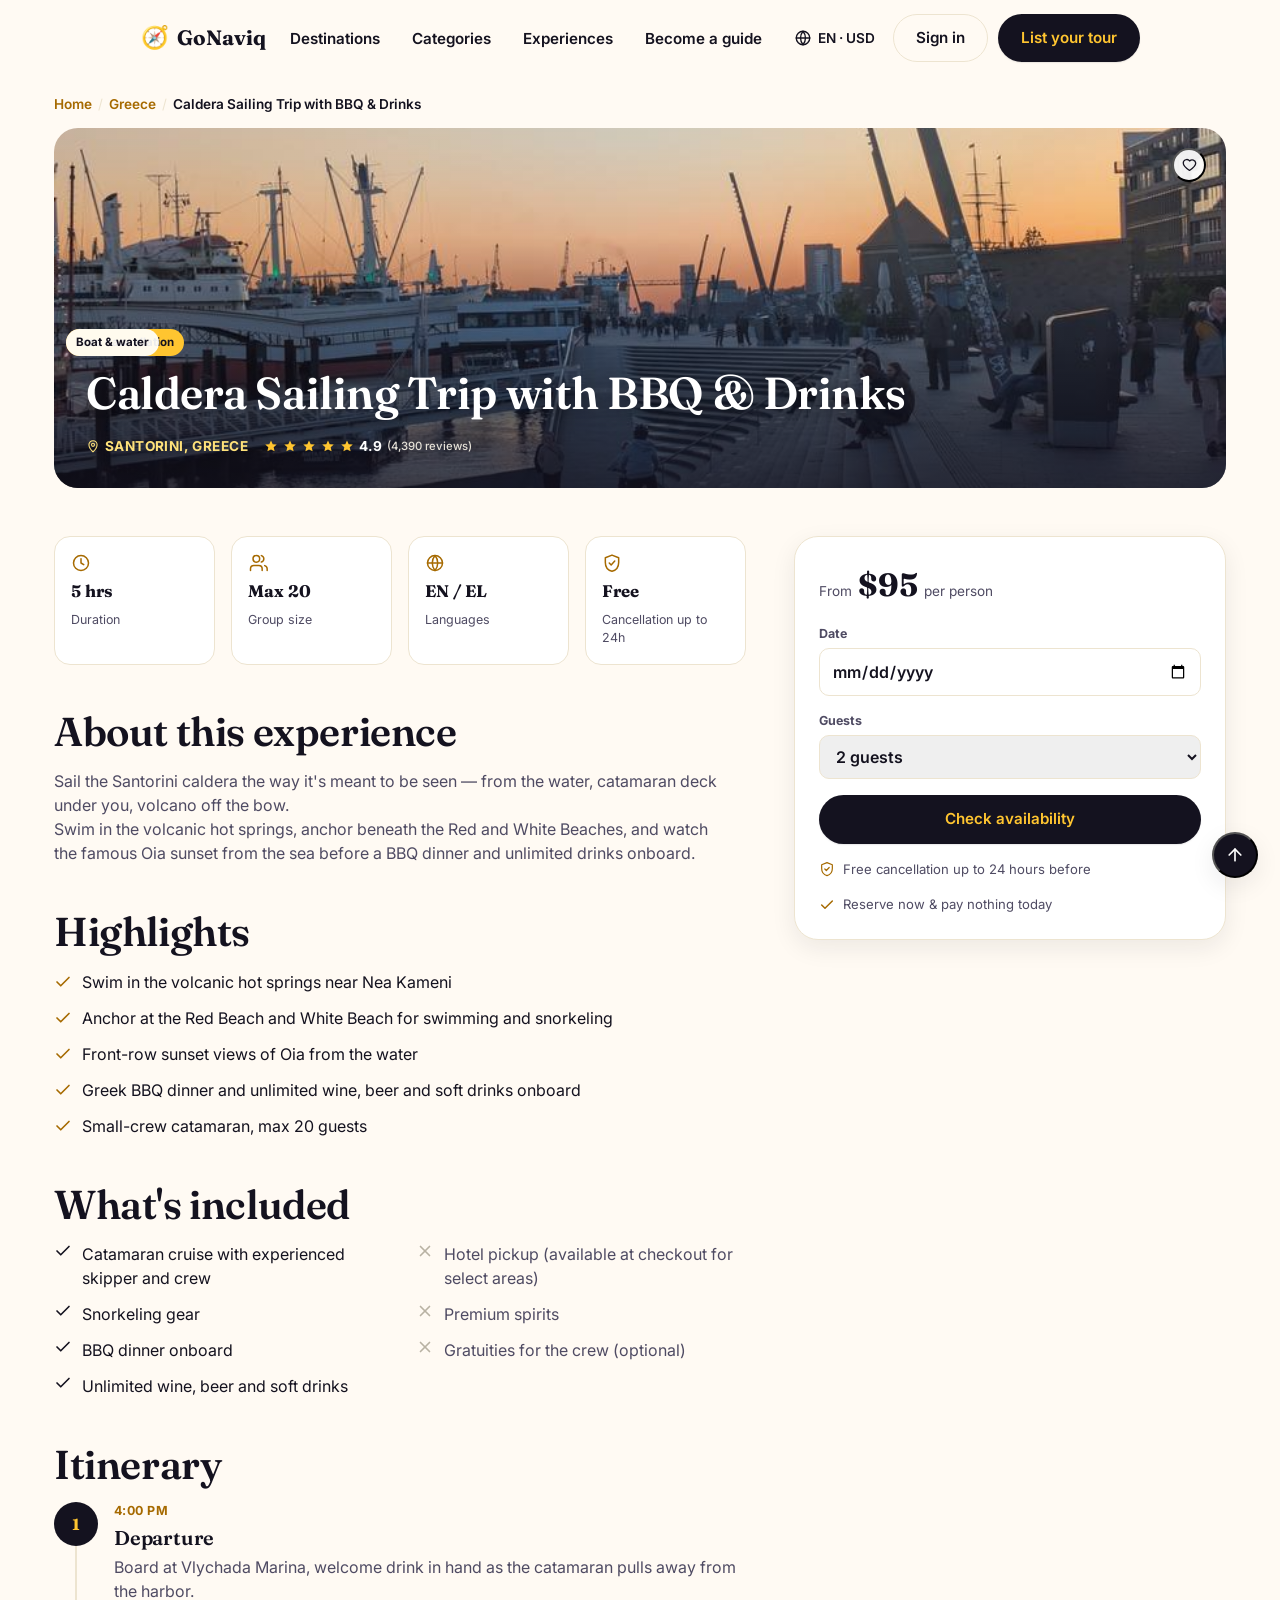
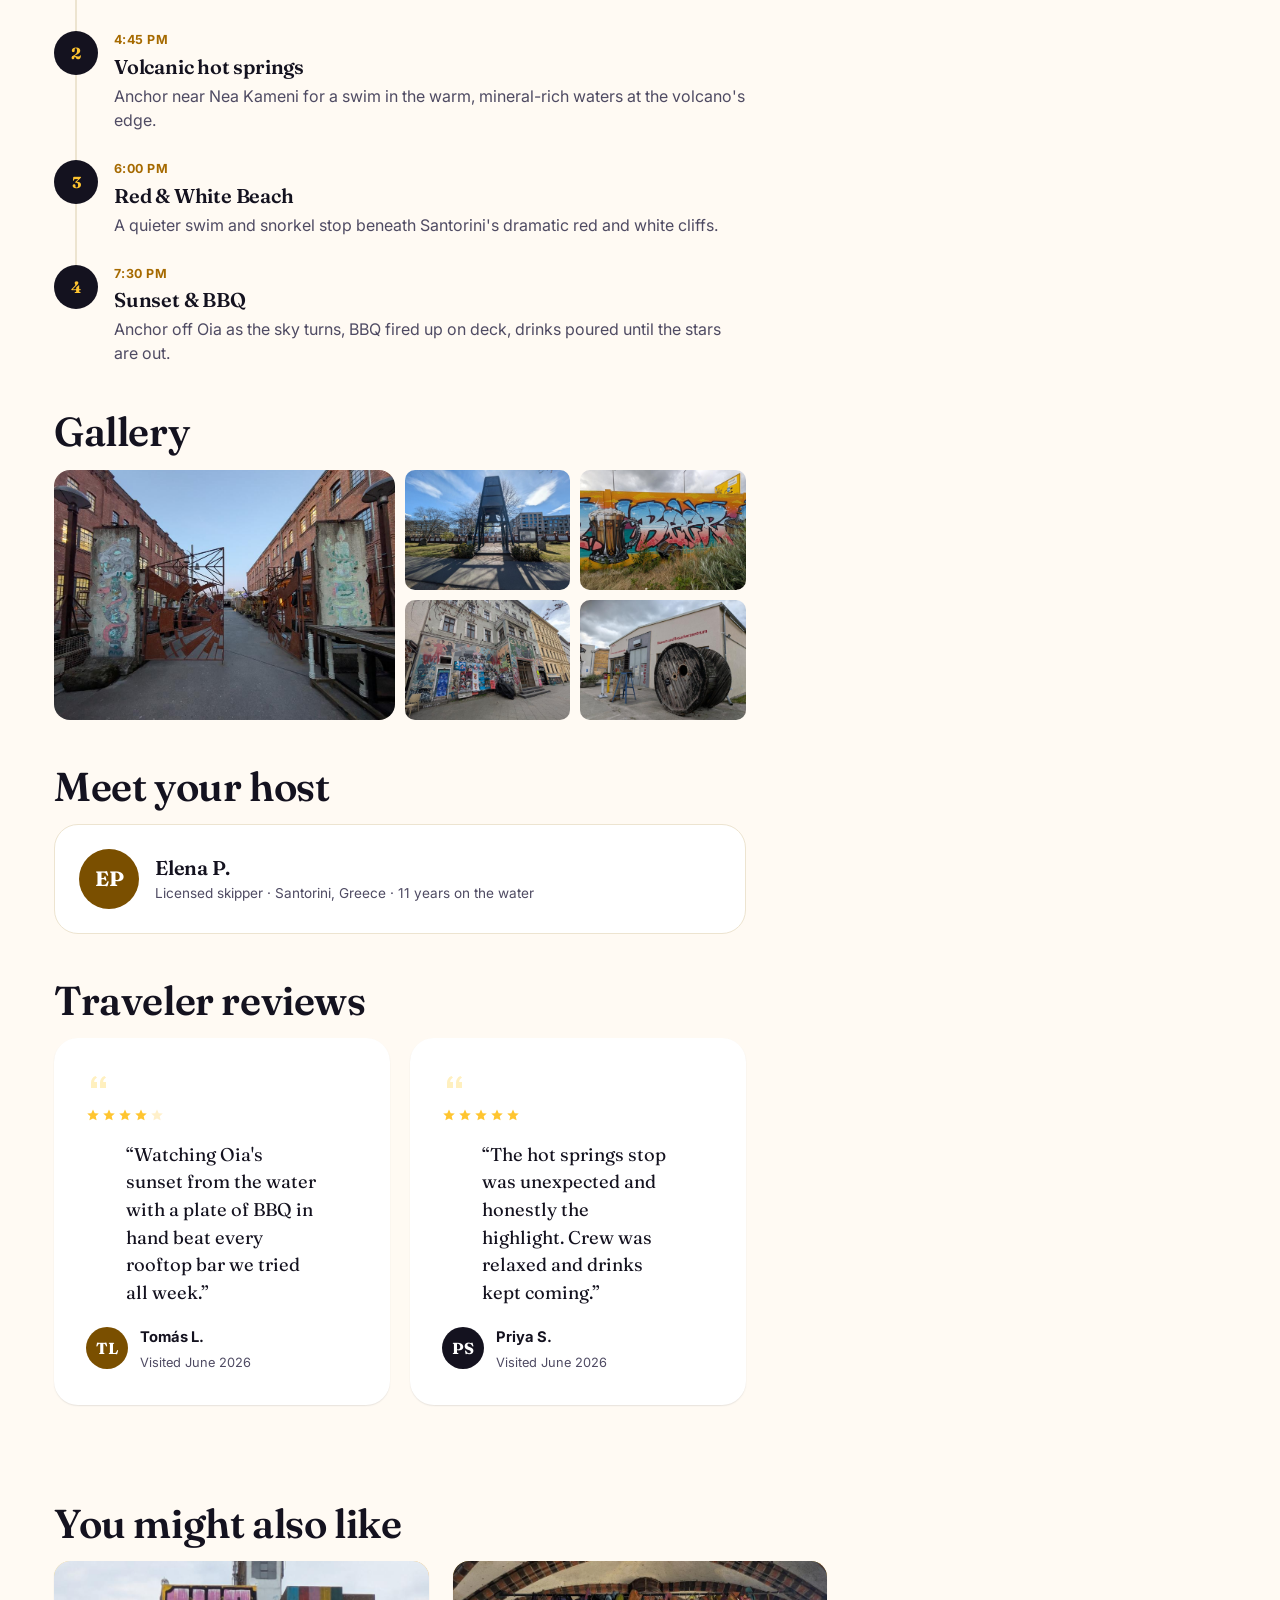
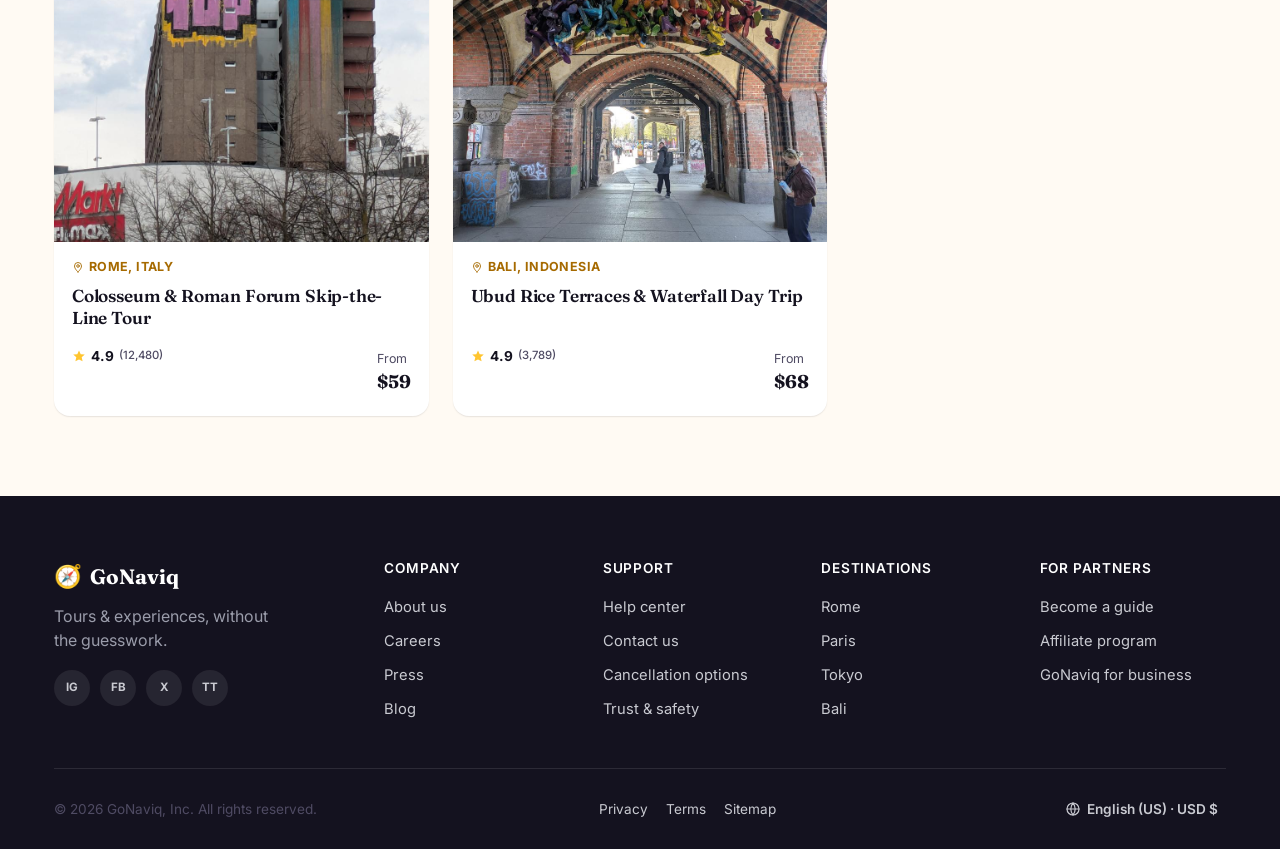
<file: tours/santorini-sailing.html>
<!DOCTYPE html>
<html lang="en">
<head>
<meta charset="UTF-8">
<meta name="viewport" content="width=device-width, initial-scale=1.0">
<title>Caldera Sailing Trip with BBQ & Drinks | GoNaviq</title>
<meta name="description" content="Sail the Santorini caldera by catamaran with a hot springs swim stop, sunset views, and a BBQ dinner onboard.">
<link rel="icon" href="data:image/svg+xml,<svg xmlns=%22http://www.w3.org/2000/svg%22 viewBox=%220 0 100 100%22><text y=%22.9em%22 font-size=%2290%22>🧭</text></svg>">
<link rel="preconnect" href="https://fonts.googleapis.com">
<link rel="preconnect" href="https://fonts.gstatic.com" crossorigin>
<link href="https://fonts.googleapis.com/css2?family=Fraunces:opsz,wght@9..144,500;9..144,600;9..144,700&family=Inter:wght@400;500;600;700;800&display=swap" rel="stylesheet">
<link rel="stylesheet" href="../css/styles.css">
</head>
<body>

<!-- ================= ICON SPRITE ================= -->
<svg style="display:none">
  <symbol id="icon-search" viewBox="0 0 24 24" fill="none" stroke="currentColor" stroke-width="1.8" stroke-linecap="round" stroke-linejoin="round"><circle cx="11" cy="11" r="7"/><line x1="21" y1="21" x2="16.65" y2="16.65"/></symbol>
  <symbol id="icon-pin" viewBox="0 0 24 24" fill="none" stroke="currentColor" stroke-width="1.8" stroke-linecap="round" stroke-linejoin="round"><path d="M12 22s-7-6.2-7-12a7 7 0 0 1 14 0c0 5.8-7 12-7 12Z"/><circle cx="12" cy="10" r="2.6"/></symbol>
  <symbol id="icon-calendar" viewBox="0 0 24 24" fill="none" stroke="currentColor" stroke-width="1.8" stroke-linecap="round" stroke-linejoin="round"><rect x="3" y="5" width="18" height="16" rx="2"/><line x1="16" y1="3" x2="16" y2="7"/><line x1="8" y1="3" x2="8" y2="7"/><line x1="3" y1="10" x2="21" y2="10"/></symbol>
  <symbol id="icon-users" viewBox="0 0 24 24" fill="none" stroke="currentColor" stroke-width="1.8" stroke-linecap="round" stroke-linejoin="round"><path d="M17 21v-2a4 4 0 0 0-4-4H7a4 4 0 0 0-4 4v2"/><circle cx="10" cy="7" r="4"/><path d="M23 21v-2a4 4 0 0 0-3-3.87"/><path d="M16 3.13a4 4 0 0 1 0 7.75"/></symbol>
  <symbol id="icon-star" viewBox="0 0 24 24" fill="currentColor" stroke="none"><path d="M12 2.5l2.9 6.4 7 .7-5.3 4.7 1.6 6.9L12 17.8l-6.2 3.4 1.6-6.9L2.1 9.6l7-.7L12 2.5Z"/></symbol>
  <symbol id="icon-heart" viewBox="0 0 24 24" fill="none" stroke="currentColor" stroke-width="1.8" stroke-linecap="round" stroke-linejoin="round"><path d="M20.8 8.6c0 4.8-8.8 10.4-8.8 10.4S3.2 13.4 3.2 8.6a5 5 0 0 1 9-3 5 5 0 0 1 8.6 3Z"/></symbol>
  <symbol id="icon-clock" viewBox="0 0 24 24" fill="none" stroke="currentColor" stroke-width="1.8" stroke-linecap="round" stroke-linejoin="round"><circle cx="12" cy="12" r="9"/><path d="M12 7v5l3.3 2"/></symbol>
  <symbol id="icon-shield" viewBox="0 0 24 24" fill="none" stroke="currentColor" stroke-width="1.8" stroke-linecap="round" stroke-linejoin="round"><path d="M12 2.5 4 5.7v5.6c0 5.2 3.4 9.4 8 10.7 4.6-1.3 8-5.5 8-10.7V5.7L12 2.5Z"/><path d="m8.7 12 2.3 2.3 4.3-4.6"/></symbol>
  <symbol id="icon-menu" viewBox="0 0 24 24" fill="none" stroke="currentColor" stroke-width="1.8" stroke-linecap="round" stroke-linejoin="round"><line x1="3" y1="6" x2="21" y2="6"/><line x1="3" y1="12" x2="21" y2="12"/><line x1="3" y1="18" x2="21" y2="18"/></symbol>
  <symbol id="icon-close" viewBox="0 0 24 24" fill="none" stroke="currentColor" stroke-width="1.8" stroke-linecap="round" stroke-linejoin="round"><line x1="5" y1="5" x2="19" y2="19"/><line x1="19" y1="5" x2="5" y2="19"/></symbol>
  <symbol id="icon-chevron-left" viewBox="0 0 24 24" fill="none" stroke="currentColor" stroke-width="2" stroke-linecap="round" stroke-linejoin="round"><polyline points="15 6 9 12 15 18"/></symbol>
  <symbol id="icon-chevron-right" viewBox="0 0 24 24" fill="none" stroke="currentColor" stroke-width="2" stroke-linecap="round" stroke-linejoin="round"><polyline points="9 6 15 12 9 18"/></symbol>
  <symbol id="icon-arrow-right" viewBox="0 0 24 24" fill="none" stroke="currentColor" stroke-width="1.8" stroke-linecap="round" stroke-linejoin="round"><line x1="4" y1="12" x2="20" y2="12"/><polyline points="13 5 20 12 13 19"/></symbol>
  <symbol id="icon-quote" viewBox="0 0 24 24" fill="currentColor" stroke="none"><path d="M9.5 6C6.5 7.2 5 9.6 5 12.8v5.2h6v-6H8.2c0-2 1-3.4 2.8-4.2L9.5 6Zm9 0c-3 1.2-4.5 3.6-4.5 6.8v5.2h6v-6h-2.8c0-2 1-3.4 2.8-4.2L18.5 6Z"/></symbol>
  <symbol id="icon-check" viewBox="0 0 24 24" fill="none" stroke="currentColor" stroke-width="2.2" stroke-linecap="round" stroke-linejoin="round"><polyline points="20 6 9 17 4 12"/></symbol>
  <symbol id="icon-mail" viewBox="0 0 24 24" fill="none" stroke="currentColor" stroke-width="1.8" stroke-linecap="round" stroke-linejoin="round"><rect x="3" y="5" width="18" height="14" rx="2"/><path d="m3 7 9 6 9-6"/></symbol>
  <symbol id="icon-globe" viewBox="0 0 24 24" fill="none" stroke="currentColor" stroke-width="1.8" stroke-linecap="round" stroke-linejoin="round"><circle cx="12" cy="12" r="9"/><line x1="3" y1="12" x2="21" y2="12"/><path d="M12 3a14 14 0 0 1 0 18 14 14 0 0 1 0-18Z"/></symbol>
  <symbol id="icon-arrow-up" viewBox="0 0 24 24" fill="none" stroke="currentColor" stroke-width="2" stroke-linecap="round" stroke-linejoin="round"><line x1="12" y1="19" x2="12" y2="5"/><polyline points="5 12 12 5 19 12"/></symbol>
  <symbol id="icon-x" viewBox="0 0 24 24" fill="none" stroke="currentColor" stroke-width="2.2" stroke-linecap="round" stroke-linejoin="round"><line x1="6" y1="6" x2="18" y2="18"/><line x1="18" y1="6" x2="6" y2="18"/></symbol>
</svg>

<a class="skip-link" href="#main">Skip to content</a>

<!-- ================= HEADER ================= -->
<header class="site-header" id="siteHeader">
  <div class="container site-header__inner">
    <a href="../index.html" class="logo">
      <span class="logo__mark" aria-hidden="true">🧭</span>
      <span class="logo__word">GoNaviq</span>
    </a>

    <nav class="main-nav" aria-label="Primary">
      <ul>
        <li><a href="../index.html#destinations">Destinations</a></li>
        <li><a href="../index.html#categories">Categories</a></li>
        <li><a href="../index.html#featured-tours">Experiences</a></li>
        <li><a href="../index.html#become-guide">Become a guide</a></li>
      </ul>
    </nav>

    <div class="header-actions">
      <button class="icon-btn only-desktop" type="button" aria-label="Change language and currency">
        <svg width="18" height="18"><use href="#icon-globe"/></svg>
        <span>EN &middot; USD</span>
      </button>
      <a href="#" class="btn btn--ghost only-desktop">Sign in</a>
      <a href="#" class="btn btn--primary only-desktop">List your tour</a>
      <button class="icon-btn menu-toggle" id="menuToggle" type="button" aria-label="Open menu" aria-expanded="false" aria-controls="mobileNav">
        <svg width="24" height="24"><use href="#icon-menu"/></svg>
      </button>
    </div>
  </div>
</header>

<!-- ================= MOBILE NAV ================= -->
<div class="mobile-nav" id="mobileNav" hidden>
  <div class="mobile-nav__panel">
    <div class="mobile-nav__top">
      <a href="../index.html" class="logo"><span class="logo__mark" aria-hidden="true">🧭</span><span class="logo__word">GoNaviq</span></a>
      <button class="icon-btn" id="menuClose" type="button" aria-label="Close menu">
        <svg width="22" height="22"><use href="#icon-close"/></svg>
      </button>
    </div>
    <ul class="mobile-nav__links">
      <li><a href="../index.html#destinations">Destinations</a></li>
      <li><a href="../index.html#categories">Categories</a></li>
      <li><a href="../index.html#featured-tours">Experiences</a></li>
      <li><a href="../index.html#how-it-works">How it works</a></li>
      <li><a href="../index.html#become-guide">Become a guide</a></li>
    </ul>
    <div class="mobile-nav__actions">
      <a href="#" class="btn btn--ghost btn--block">Sign in</a>
      <a href="#" class="btn btn--primary btn--block">List your tour</a>
    </div>
  </div>
</div>
<div class="mobile-nav__backdrop" id="mobileNavBackdrop" hidden></div>

<main id="main">
  <div class="container">
    <nav class="breadcrumb" aria-label="Breadcrumb">
      <a href="../index.html">Home</a>
      <span aria-hidden="true">/</span>
      <a href="../index.html#destinations">Greece</a>
      <span aria-hidden="true">/</span>
      <span class="is-current">Caldera Sailing Trip with BBQ & Drinks</span>
    </nav>

    <section class="tour-hero" style="background-image:url('../assets/cards/sample-12.jpg')">
      <div class="tour-hero__actions">
        <button type="button" class="tour-card__wishlist" aria-pressed="false" aria-label="Save to wishlist">
          <svg width="17" height="17"><use href="#icon-heart"/></svg>
        </button>
      </div>
      <div class="tour-hero__inner">
        <div class="tour-hero__badges">
          <span class="tour-card__badge tour-card__badge--accent">Free cancellation</span>
          <span class="tour-card__badge">Boat & water</span>
        </div>
        <h1>Caldera Sailing Trip with BBQ & Drinks</h1>
        <div class="tour-hero__meta">
          <p class="tour-card__location"><svg width="14" height="14"><use href="#icon-pin"/></svg> Santorini, Greece</p>
          <div class="tour-card__rating"><svg width="14" height="14" aria-hidden="true" style="opacity:1"><use href="#icon-star"/></svg><svg width="14" height="14" aria-hidden="true" style="opacity:1"><use href="#icon-star"/></svg><svg width="14" height="14" aria-hidden="true" style="opacity:1"><use href="#icon-star"/></svg><svg width="14" height="14" aria-hidden="true" style="opacity:1"><use href="#icon-star"/></svg><svg width="14" height="14" aria-hidden="true" style="opacity:1"><use href="#icon-star"/></svg> 4.9 <small>(4,390 reviews)</small></div>
        </div>
      </div>
    </section>

    <div class="tour-layout">
      <div class="tour-main">
        <div class="quick-facts reveal">
          
        <div class="quick-fact">
          <svg width="20" height="20"><use href="#icon-clock"/></svg>
          <strong>5 hrs</strong>
          <span>Duration</span>
        </div>
          
        <div class="quick-fact">
          <svg width="20" height="20"><use href="#icon-users"/></svg>
          <strong>Max 20</strong>
          <span>Group size</span>
        </div>
          
        <div class="quick-fact">
          <svg width="20" height="20"><use href="#icon-globe"/></svg>
          <strong>EN / EL</strong>
          <span>Languages</span>
        </div>
          
        <div class="quick-fact">
          <svg width="20" height="20"><use href="#icon-shield"/></svg>
          <strong>Free</strong>
          <span>Cancellation up to 24h</span>
        </div>
        </div>

        <div class="tour-section reveal">
          <h2>About this experience</h2>
          <p>Sail the Santorini caldera the way it's meant to be seen — from the water, catamaran deck under you, volcano off the bow.</p><p>Swim in the volcanic hot springs, anchor beneath the Red and White Beaches, and watch the famous Oia sunset from the sea before a BBQ dinner and unlimited drinks onboard.</p>
        </div>

        <div class="tour-section reveal">
          <h2>Highlights</h2>
          <ul class="highlight-list">
            <li><svg width="18" height="18"><use href="#icon-check"/></svg> Swim in the volcanic hot springs near Nea Kameni</li><li><svg width="18" height="18"><use href="#icon-check"/></svg> Anchor at the Red Beach and White Beach for swimming and snorkeling</li><li><svg width="18" height="18"><use href="#icon-check"/></svg> Front-row sunset views of Oia from the water</li><li><svg width="18" height="18"><use href="#icon-check"/></svg> Greek BBQ dinner and unlimited wine, beer and soft drinks onboard</li><li><svg width="18" height="18"><use href="#icon-check"/></svg> Small-crew catamaran, max 20 guests</li>
          </ul>
        </div>

        <div class="tour-section reveal">
          <h2>What's included</h2>
          <div class="included-columns">
            <ul class="included-list">
              <li><svg width="18" height="18"><use href="#icon-check"/></svg> Catamaran cruise with experienced skipper and crew</li><li><svg width="18" height="18"><use href="#icon-check"/></svg> Snorkeling gear</li><li><svg width="18" height="18"><use href="#icon-check"/></svg> BBQ dinner onboard</li><li><svg width="18" height="18"><use href="#icon-check"/></svg> Unlimited wine, beer and soft drinks</li>
            </ul>
            <ul class="included-list included-list--no">
              <li><svg width="18" height="18"><use href="#icon-x"/></svg> Hotel pickup (available at checkout for select areas)</li><li><svg width="18" height="18"><use href="#icon-x"/></svg> Premium spirits</li><li><svg width="18" height="18"><use href="#icon-x"/></svg> Gratuities for the crew (optional)</li>
            </ul>
          </div>
        </div>

        <div class="tour-section reveal">
          <h2>Itinerary</h2>
          <div class="itinerary">
            
        <div class="itinerary-step">
          <span class="itinerary-step__num">1</span>
          <div>
            <time>4:00 PM</time>
            <h3>Departure</h3>
            <p>Board at Vlychada Marina, welcome drink in hand as the catamaran pulls away from the harbor.</p>
          </div>
        </div>
        <div class="itinerary-step">
          <span class="itinerary-step__num">2</span>
          <div>
            <time>4:45 PM</time>
            <h3>Volcanic hot springs</h3>
            <p>Anchor near Nea Kameni for a swim in the warm, mineral-rich waters at the volcano's edge.</p>
          </div>
        </div>
        <div class="itinerary-step">
          <span class="itinerary-step__num">3</span>
          <div>
            <time>6:00 PM</time>
            <h3>Red & White Beach</h3>
            <p>A quieter swim and snorkel stop beneath Santorini's dramatic red and white cliffs.</p>
          </div>
        </div>
        <div class="itinerary-step">
          <span class="itinerary-step__num">4</span>
          <div>
            <time>7:30 PM</time>
            <h3>Sunset & BBQ</h3>
            <p>Anchor off Oia as the sky turns, BBQ fired up on deck, drinks poured until the stars are out.</p>
          </div>
        </div>
          </div>
        </div>

        <div class="tour-section reveal">
          <h2>Gallery</h2>
          <div class="gallery-grid">
      <a href="../assets/cards/sample-5.jpg" target="_blank" rel="noopener"><img src="../assets/cards/sample-5.jpg" alt="Caldera Sailing Trip with BBQ & Drinks" loading="lazy"></a>
      <a href="../assets/cards/sample-7.jpg" target="_blank" rel="noopener"><img src="../assets/cards/sample-7.jpg" alt="Caldera Sailing Trip with BBQ & Drinks" loading="lazy"></a>
      <a href="../assets/cards/sample-3.jpg" target="_blank" rel="noopener"><img src="../assets/cards/sample-3.jpg" alt="Caldera Sailing Trip with BBQ & Drinks" loading="lazy"></a>
      <a href="../assets/cards/sample-9.jpg" target="_blank" rel="noopener"><img src="../assets/cards/sample-9.jpg" alt="Caldera Sailing Trip with BBQ & Drinks" loading="lazy"></a>
      <a href="../assets/cards/sample-1.jpg" target="_blank" rel="noopener"><img src="../assets/cards/sample-1.jpg" alt="Caldera Sailing Trip with BBQ & Drinks" loading="lazy"></a></div>
        </div>

        <div class="tour-section reveal">
          <h2>Meet your host</h2>
          <div class="host-card">
            <span class="host-card__avatar" style="--avatar-bg:#7a4f00">EP</span>
            <div>
              <h3>Elena P.</h3>
              <p class="host-card__meta">Licensed skipper · Santorini, Greece · 11 years on the water</p>
            </div>
          </div>
        </div>

        <div class="tour-section reveal">
          <h2>Traveler reviews</h2>
          <div class="review-grid">
            
        <div class="testimonial-slide">
          <svg class="testimonial-slide__quote-icon" width="24" height="24"><use href="#icon-quote"/></svg>
          <div class="testimonial-slide__stars"><svg width="14" height="14" aria-hidden="true" style="opacity:1"><use href="#icon-star"/></svg><svg width="14" height="14" aria-hidden="true" style="opacity:1"><use href="#icon-star"/></svg><svg width="14" height="14" aria-hidden="true" style="opacity:1"><use href="#icon-star"/></svg><svg width="14" height="14" aria-hidden="true" style="opacity:1"><use href="#icon-star"/></svg><svg width="14" height="14" aria-hidden="true" style="opacity:0.25"><use href="#icon-star"/></svg></div>
          <blockquote>&ldquo;Watching Oia's sunset from the water with a plate of BBQ in hand beat every rooftop bar we tried all week.&rdquo;</blockquote>
          <div class="testimonial-slide__person">
            <span class="testimonial-avatar" style="--avatar-bg:#7a4f00">TL</span>
            <span class="testimonial-slide__meta">
              <span class="testimonial-slide__name">Tomás L.</span><br>
              <span class="testimonial-slide__place">Visited June 2026</span>
            </span>
          </div>
        </div>
        <div class="testimonial-slide">
          <svg class="testimonial-slide__quote-icon" width="24" height="24"><use href="#icon-quote"/></svg>
          <div class="testimonial-slide__stars"><svg width="14" height="14" aria-hidden="true" style="opacity:1"><use href="#icon-star"/></svg><svg width="14" height="14" aria-hidden="true" style="opacity:1"><use href="#icon-star"/></svg><svg width="14" height="14" aria-hidden="true" style="opacity:1"><use href="#icon-star"/></svg><svg width="14" height="14" aria-hidden="true" style="opacity:1"><use href="#icon-star"/></svg><svg width="14" height="14" aria-hidden="true" style="opacity:1"><use href="#icon-star"/></svg></div>
          <blockquote>&ldquo;The hot springs stop was unexpected and honestly the highlight. Crew was relaxed and drinks kept coming.&rdquo;</blockquote>
          <div class="testimonial-slide__person">
            <span class="testimonial-avatar" style="--avatar-bg:#14121f">PS</span>
            <span class="testimonial-slide__meta">
              <span class="testimonial-slide__name">Priya S.</span><br>
              <span class="testimonial-slide__place">Visited June 2026</span>
            </span>
          </div>
        </div>
          </div>
        </div>
      </div>

      <aside class="tour-sidebar reveal">
        <div class="booking-card">
          <div class="booking-card__price"><span>From</span> <strong>$95</strong> <span>per person</span></div>
          <div class="booking-card__field">
            <label for="bookDate">Date</label>
            <input type="date" id="bookDate">
          </div>
          <div class="booking-card__field">
            <label for="bookGuests">Guests</label>
            <select id="bookGuests">
              <option>2 guests</option>
              <option>1 guest</option>
              <option>3 guests</option>
              <option>4+ guests</option>
            </select>
          </div>
          <button type="button" class="btn btn--primary btn--block">Check availability</button>
          <p class="booking-card__note"><svg width="16" height="16"><use href="#icon-shield"/></svg> Free cancellation up to 24 hours before</p>
          <p class="booking-card__note"><svg width="16" height="16"><use href="#icon-check"/></svg> Reserve now &amp; pay nothing today</p>
        </div>
      </aside>
    </div>

    <section class="tour-section reveal" style="padding-bottom:80px;">
      <h2>You might also like</h2>
      <div class="related-grid">
        
      <a class="tour-card" href="colosseum-rome.html" style="text-decoration:none">
        <div class="tour-card__media" style="--tile-bg:linear-gradient(135deg,#ffd95e,#ff9f1c)">
          <img class="tour-card__photo" src="../assets/cards/sample-8.jpg" alt="" loading="lazy" onerror="this.remove()">
          <span aria-hidden="true">🏛️</span>
        </div>
        <div class="tour-card__body">
          <p class="tour-card__location"><svg width="12" height="12"><use href="#icon-pin"/></svg> Rome, Italy</p>
          <h3 class="tour-card__title">Colosseum & Roman Forum Skip-the-Line Tour</h3>
          <div class="tour-card__footer">
            <div class="tour-card__rating"><svg width="14" height="14"><use href="#icon-star"/></svg>4.9 <small>(12,480)</small></div>
            <div class="tour-card__price">From <strong>$59</strong></div>
          </div>
        </div>
      </a>
      <a class="tour-card" href="ubud-rice-terraces.html" style="text-decoration:none">
        <div class="tour-card__media" style="--tile-bg:linear-gradient(135deg,#ffe27a,#c98a00)">
          <img class="tour-card__photo" src="../assets/cards/sample-10.jpg" alt="" loading="lazy" onerror="this.remove()">
          <span aria-hidden="true">🌾</span>
        </div>
        <div class="tour-card__body">
          <p class="tour-card__location"><svg width="12" height="12"><use href="#icon-pin"/></svg> Bali, Indonesia</p>
          <h3 class="tour-card__title">Ubud Rice Terraces & Waterfall Day Trip</h3>
          <div class="tour-card__footer">
            <div class="tour-card__rating"><svg width="14" height="14"><use href="#icon-star"/></svg>4.9 <small>(3,789)</small></div>
            <div class="tour-card__price">From <strong>$68</strong></div>
          </div>
        </div>
      </a>
      </div>
    </section>
  </div>
</main>

<!-- ================= FOOTER ================= -->
<footer class="site-footer">
  <div class="container">
    <div class="site-footer__top">
      <div class="site-footer__brand">
        <a href="../index.html" class="logo logo--light">
          <span class="logo__mark" aria-hidden="true">🧭</span>
          <span class="logo__word">GoNaviq</span>
        </a>
        <p>Tours &amp; experiences, without the guesswork.</p>
        <div class="social-links">
          <a href="#" aria-label="GoNaviq on Instagram" class="social-links__item">IG</a>
          <a href="#" aria-label="GoNaviq on Facebook" class="social-links__item">FB</a>
          <a href="#" aria-label="GoNaviq on X" class="social-links__item">X</a>
          <a href="#" aria-label="GoNaviq on TikTok" class="social-links__item">TT</a>
        </div>
      </div>

      <nav class="site-footer__col" aria-label="Company">
        <h3>Company</h3>
        <ul>
          <li><a href="#">About us</a></li>
          <li><a href="#">Careers</a></li>
          <li><a href="#">Press</a></li>
          <li><a href="#">Blog</a></li>
        </ul>
      </nav>
      <nav class="site-footer__col" aria-label="Support">
        <h3>Support</h3>
        <ul>
          <li><a href="#">Help center</a></li>
          <li><a href="#">Contact us</a></li>
          <li><a href="#">Cancellation options</a></li>
          <li><a href="#">Trust &amp; safety</a></li>
        </ul>
      </nav>
      <nav class="site-footer__col" aria-label="Destinations">
        <h3>Destinations</h3>
        <ul>
          <li><a href="../index.html#destinations">Rome</a></li>
          <li><a href="../index.html#destinations">Paris</a></li>
          <li><a href="../index.html#destinations">Tokyo</a></li>
          <li><a href="../index.html#destinations">Bali</a></li>
        </ul>
      </nav>
      <nav class="site-footer__col" aria-label="Partners">
        <h3>For partners</h3>
        <ul>
          <li><a href="../index.html#become-guide">Become a guide</a></li>
          <li><a href="#">Affiliate program</a></li>
          <li><a href="#">GoNaviq for business</a></li>
        </ul>
      </nav>
    </div>

    <div class="site-footer__bottom">
      <p>&copy; <span id="year"></span> GoNaviq, Inc. All rights reserved.</p>
      <div class="site-footer__legal">
        <a href="#">Privacy</a>
        <a href="#">Terms</a>
        <a href="#">Sitemap</a>
      </div>
      <button class="icon-btn only-desktop" type="button" aria-label="Change language and currency">
        <svg width="16" height="16"><use href="#icon-globe"/></svg>
        <span>English (US) &middot; USD $</span>
      </button>
    </div>
  </div>
</footer>

<button class="back-to-top" id="backToTop" type="button" aria-label="Back to top" hidden>
  <svg width="20" height="20"><use href="#icon-arrow-up"/></svg>
</button>

<script src="../js/app.js"></script>
</body>
</html>
</file>
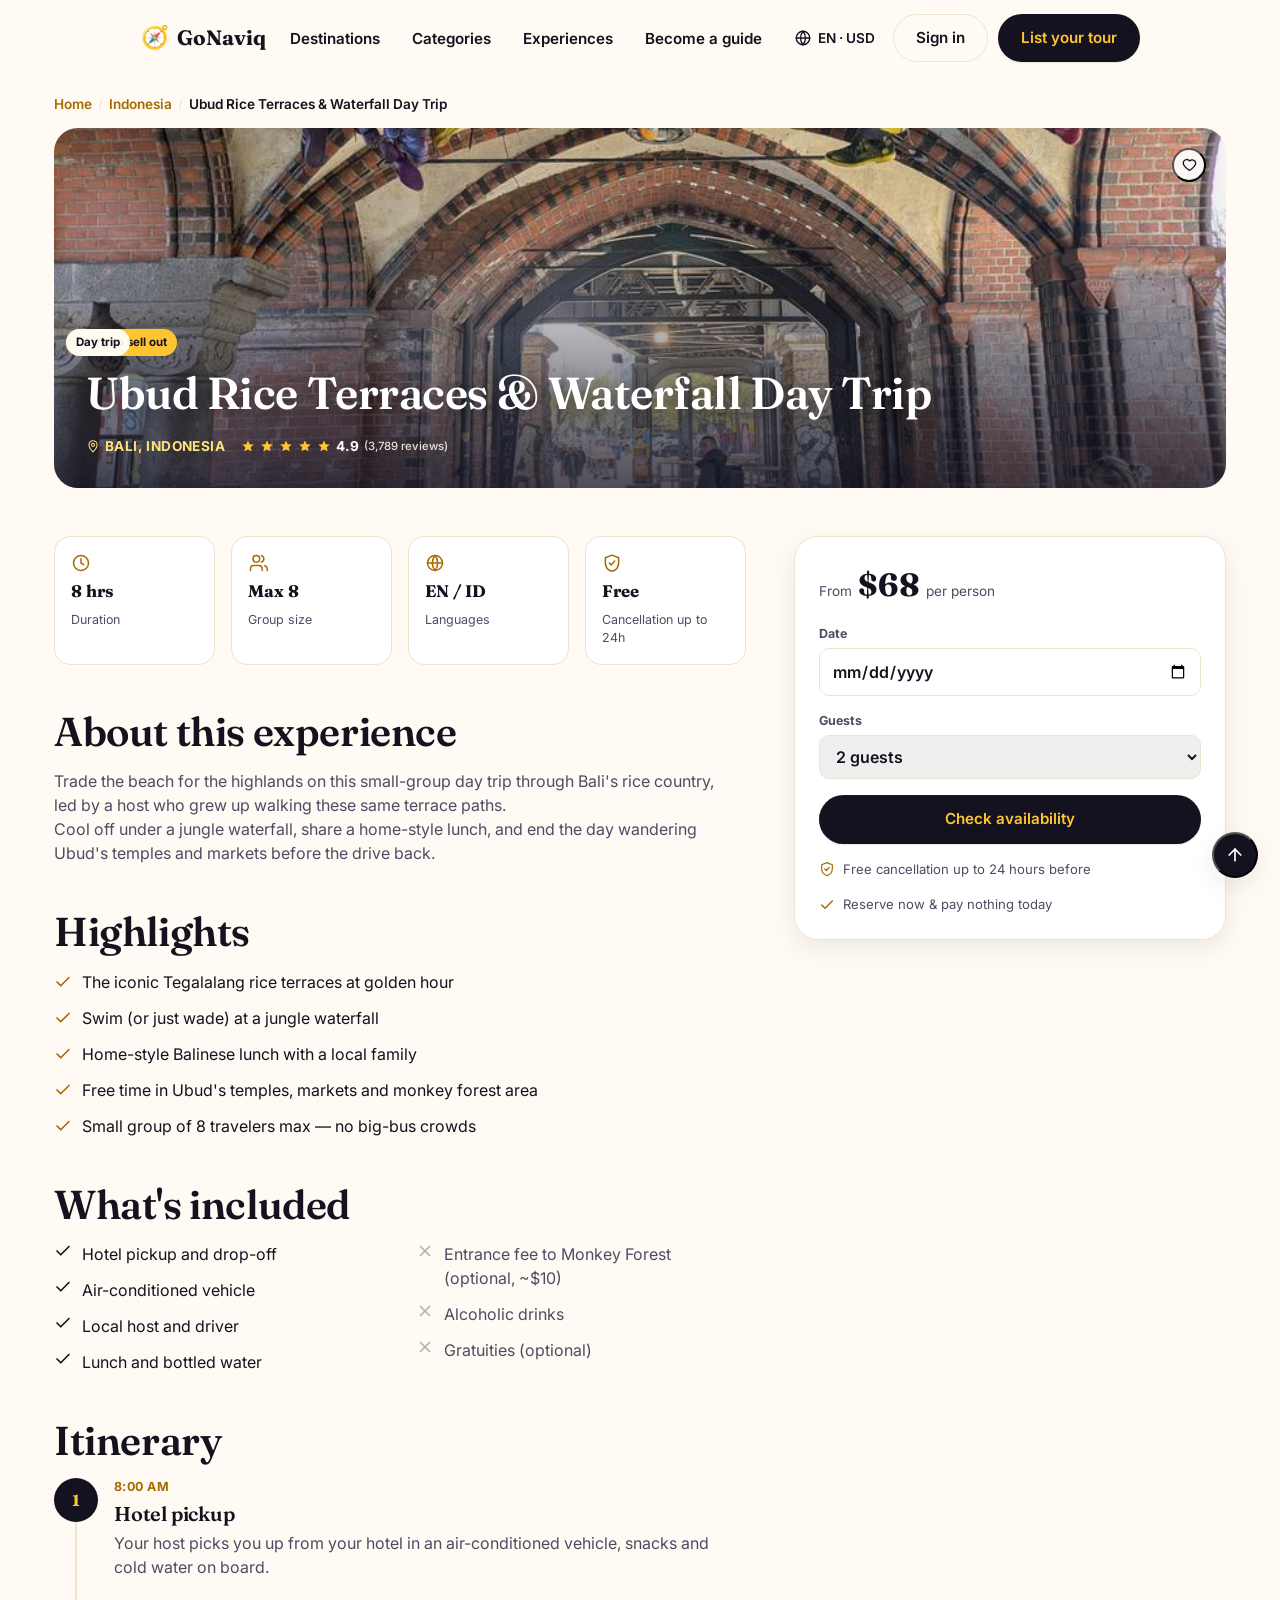
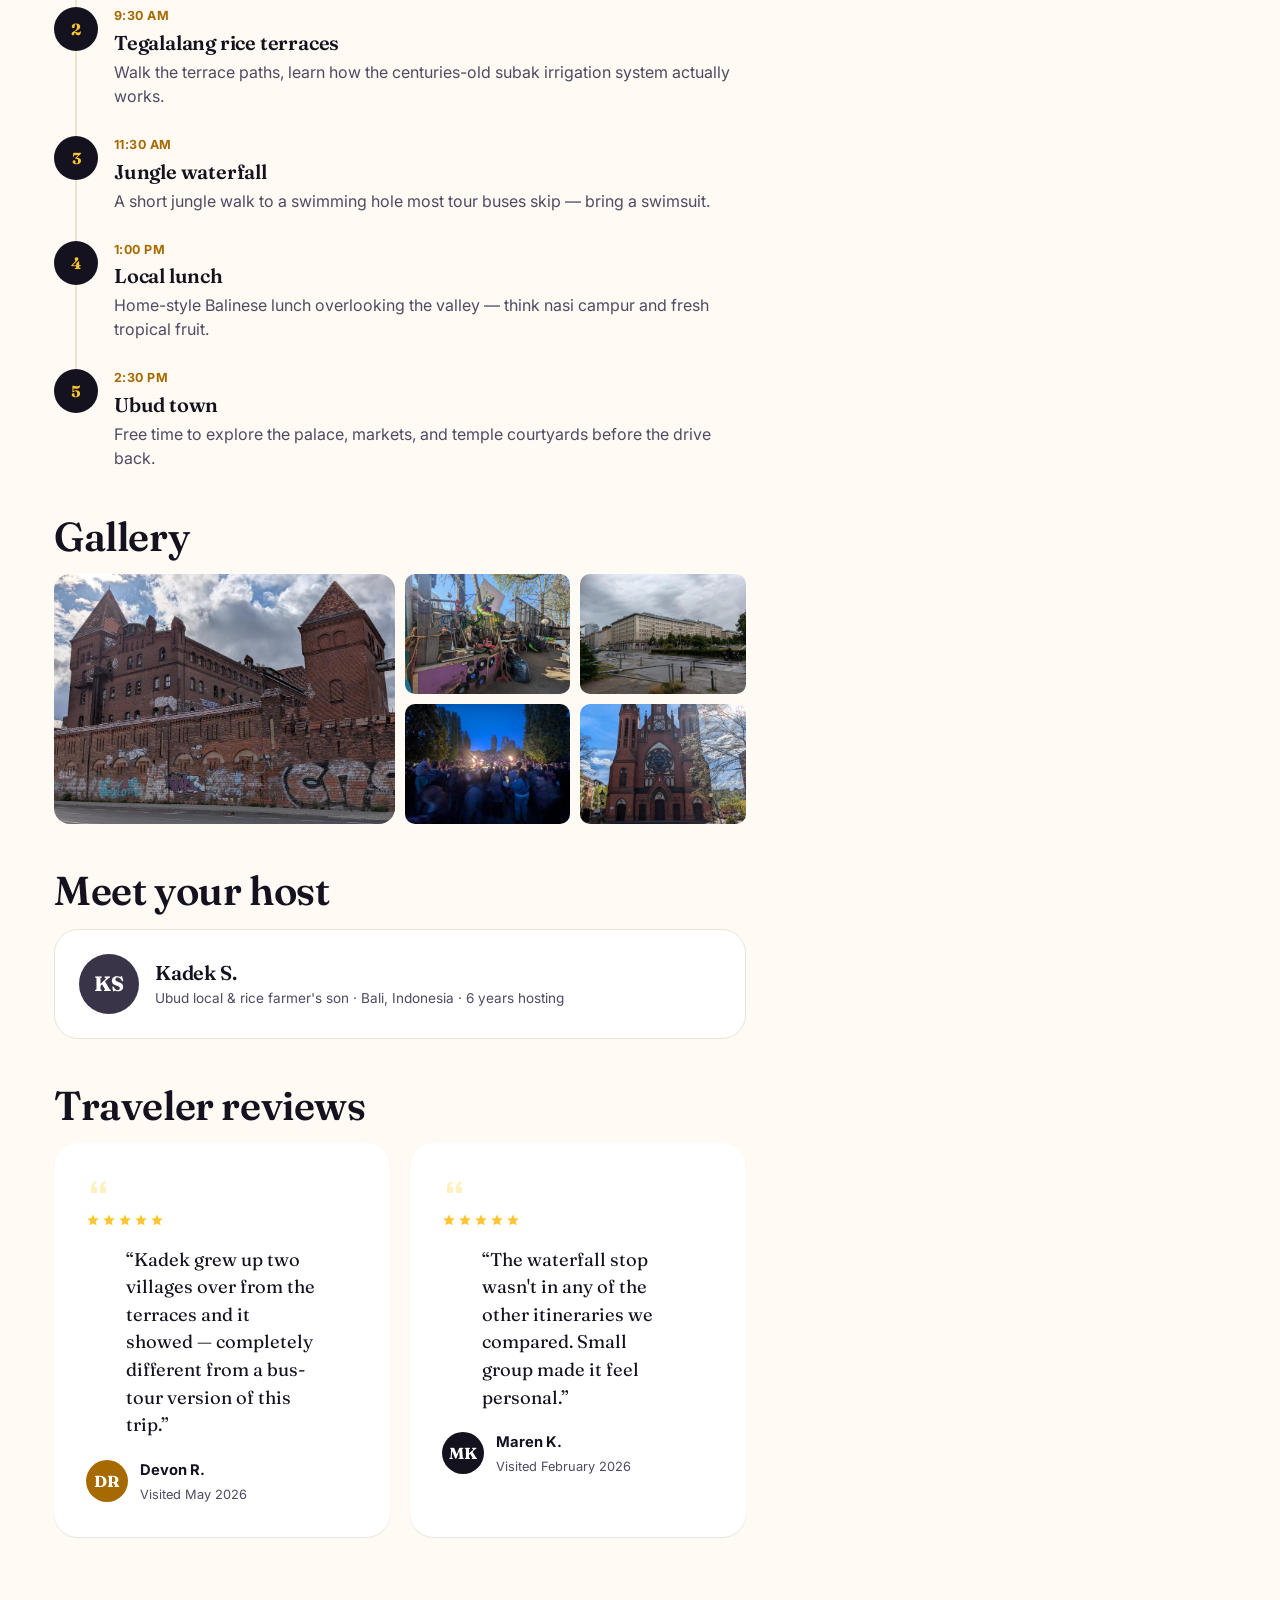
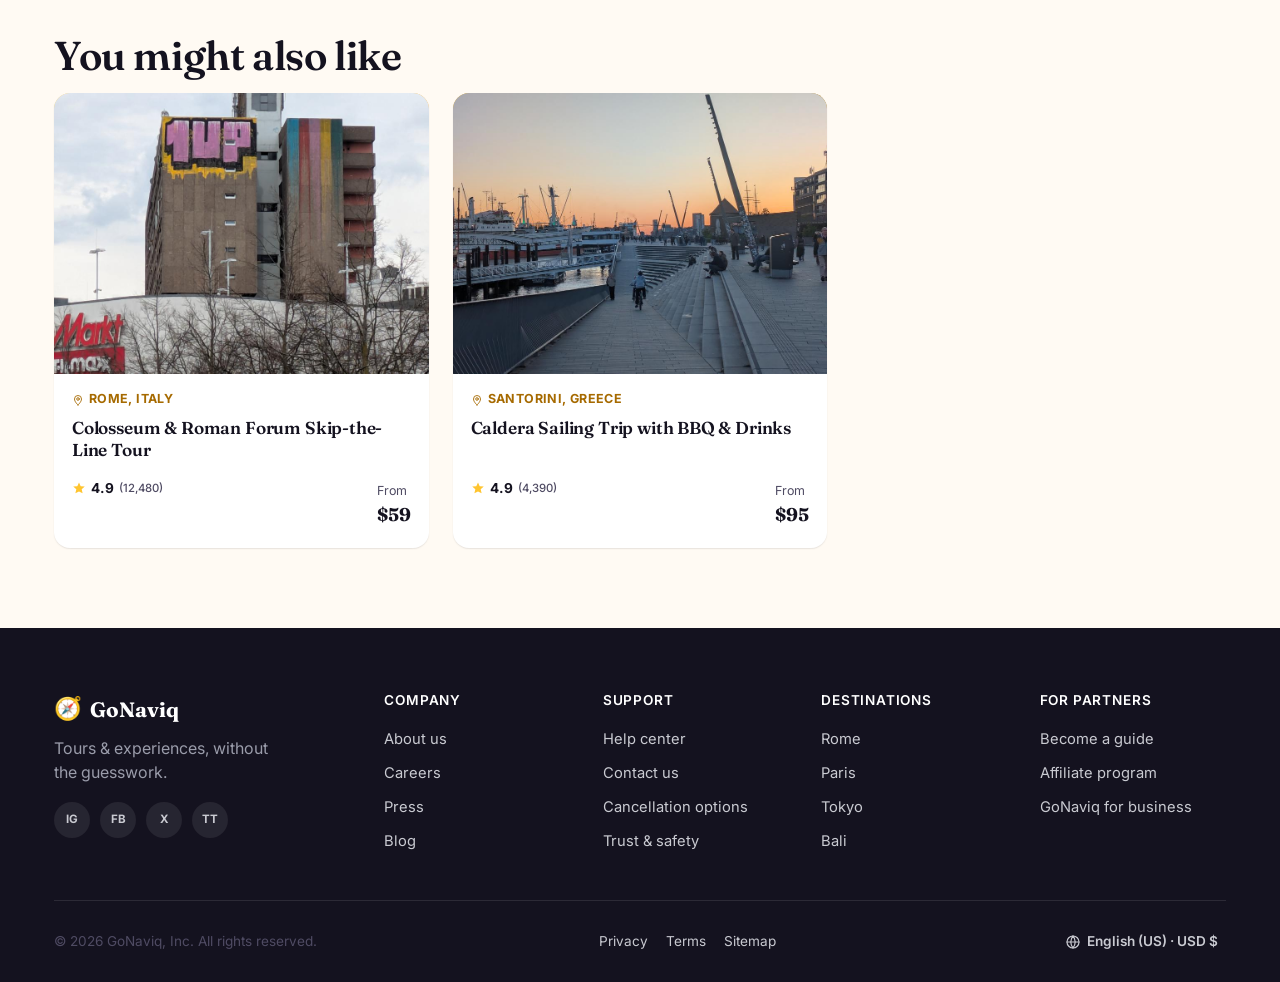
<file: tours/ubud-rice-terraces.html>
<!DOCTYPE html>
<html lang="en">
<head>
<meta charset="UTF-8">
<meta name="viewport" content="width=device-width, initial-scale=1.0">
<title>Ubud Rice Terraces & Waterfall Day Trip | GoNaviq</title>
<meta name="description" content="A full day exploring Bali's Tegalalang rice terraces, a jungle waterfall, and Ubud's cultural heart with a local host.">
<link rel="icon" href="data:image/svg+xml,<svg xmlns=%22http://www.w3.org/2000/svg%22 viewBox=%220 0 100 100%22><text y=%22.9em%22 font-size=%2290%22>🧭</text></svg>">
<link rel="preconnect" href="https://fonts.googleapis.com">
<link rel="preconnect" href="https://fonts.gstatic.com" crossorigin>
<link href="https://fonts.googleapis.com/css2?family=Fraunces:opsz,wght@9..144,500;9..144,600;9..144,700&family=Inter:wght@400;500;600;700;800&display=swap" rel="stylesheet">
<link rel="stylesheet" href="../css/styles.css">
</head>
<body>

<!-- ================= ICON SPRITE ================= -->
<svg style="display:none">
  <symbol id="icon-search" viewBox="0 0 24 24" fill="none" stroke="currentColor" stroke-width="1.8" stroke-linecap="round" stroke-linejoin="round"><circle cx="11" cy="11" r="7"/><line x1="21" y1="21" x2="16.65" y2="16.65"/></symbol>
  <symbol id="icon-pin" viewBox="0 0 24 24" fill="none" stroke="currentColor" stroke-width="1.8" stroke-linecap="round" stroke-linejoin="round"><path d="M12 22s-7-6.2-7-12a7 7 0 0 1 14 0c0 5.8-7 12-7 12Z"/><circle cx="12" cy="10" r="2.6"/></symbol>
  <symbol id="icon-calendar" viewBox="0 0 24 24" fill="none" stroke="currentColor" stroke-width="1.8" stroke-linecap="round" stroke-linejoin="round"><rect x="3" y="5" width="18" height="16" rx="2"/><line x1="16" y1="3" x2="16" y2="7"/><line x1="8" y1="3" x2="8" y2="7"/><line x1="3" y1="10" x2="21" y2="10"/></symbol>
  <symbol id="icon-users" viewBox="0 0 24 24" fill="none" stroke="currentColor" stroke-width="1.8" stroke-linecap="round" stroke-linejoin="round"><path d="M17 21v-2a4 4 0 0 0-4-4H7a4 4 0 0 0-4 4v2"/><circle cx="10" cy="7" r="4"/><path d="M23 21v-2a4 4 0 0 0-3-3.87"/><path d="M16 3.13a4 4 0 0 1 0 7.75"/></symbol>
  <symbol id="icon-star" viewBox="0 0 24 24" fill="currentColor" stroke="none"><path d="M12 2.5l2.9 6.4 7 .7-5.3 4.7 1.6 6.9L12 17.8l-6.2 3.4 1.6-6.9L2.1 9.6l7-.7L12 2.5Z"/></symbol>
  <symbol id="icon-heart" viewBox="0 0 24 24" fill="none" stroke="currentColor" stroke-width="1.8" stroke-linecap="round" stroke-linejoin="round"><path d="M20.8 8.6c0 4.8-8.8 10.4-8.8 10.4S3.2 13.4 3.2 8.6a5 5 0 0 1 9-3 5 5 0 0 1 8.6 3Z"/></symbol>
  <symbol id="icon-clock" viewBox="0 0 24 24" fill="none" stroke="currentColor" stroke-width="1.8" stroke-linecap="round" stroke-linejoin="round"><circle cx="12" cy="12" r="9"/><path d="M12 7v5l3.3 2"/></symbol>
  <symbol id="icon-shield" viewBox="0 0 24 24" fill="none" stroke="currentColor" stroke-width="1.8" stroke-linecap="round" stroke-linejoin="round"><path d="M12 2.5 4 5.7v5.6c0 5.2 3.4 9.4 8 10.7 4.6-1.3 8-5.5 8-10.7V5.7L12 2.5Z"/><path d="m8.7 12 2.3 2.3 4.3-4.6"/></symbol>
  <symbol id="icon-menu" viewBox="0 0 24 24" fill="none" stroke="currentColor" stroke-width="1.8" stroke-linecap="round" stroke-linejoin="round"><line x1="3" y1="6" x2="21" y2="6"/><line x1="3" y1="12" x2="21" y2="12"/><line x1="3" y1="18" x2="21" y2="18"/></symbol>
  <symbol id="icon-close" viewBox="0 0 24 24" fill="none" stroke="currentColor" stroke-width="1.8" stroke-linecap="round" stroke-linejoin="round"><line x1="5" y1="5" x2="19" y2="19"/><line x1="19" y1="5" x2="5" y2="19"/></symbol>
  <symbol id="icon-chevron-left" viewBox="0 0 24 24" fill="none" stroke="currentColor" stroke-width="2" stroke-linecap="round" stroke-linejoin="round"><polyline points="15 6 9 12 15 18"/></symbol>
  <symbol id="icon-chevron-right" viewBox="0 0 24 24" fill="none" stroke="currentColor" stroke-width="2" stroke-linecap="round" stroke-linejoin="round"><polyline points="9 6 15 12 9 18"/></symbol>
  <symbol id="icon-arrow-right" viewBox="0 0 24 24" fill="none" stroke="currentColor" stroke-width="1.8" stroke-linecap="round" stroke-linejoin="round"><line x1="4" y1="12" x2="20" y2="12"/><polyline points="13 5 20 12 13 19"/></symbol>
  <symbol id="icon-quote" viewBox="0 0 24 24" fill="currentColor" stroke="none"><path d="M9.5 6C6.5 7.2 5 9.6 5 12.8v5.2h6v-6H8.2c0-2 1-3.4 2.8-4.2L9.5 6Zm9 0c-3 1.2-4.5 3.6-4.5 6.8v5.2h6v-6h-2.8c0-2 1-3.4 2.8-4.2L18.5 6Z"/></symbol>
  <symbol id="icon-check" viewBox="0 0 24 24" fill="none" stroke="currentColor" stroke-width="2.2" stroke-linecap="round" stroke-linejoin="round"><polyline points="20 6 9 17 4 12"/></symbol>
  <symbol id="icon-mail" viewBox="0 0 24 24" fill="none" stroke="currentColor" stroke-width="1.8" stroke-linecap="round" stroke-linejoin="round"><rect x="3" y="5" width="18" height="14" rx="2"/><path d="m3 7 9 6 9-6"/></symbol>
  <symbol id="icon-globe" viewBox="0 0 24 24" fill="none" stroke="currentColor" stroke-width="1.8" stroke-linecap="round" stroke-linejoin="round"><circle cx="12" cy="12" r="9"/><line x1="3" y1="12" x2="21" y2="12"/><path d="M12 3a14 14 0 0 1 0 18 14 14 0 0 1 0-18Z"/></symbol>
  <symbol id="icon-arrow-up" viewBox="0 0 24 24" fill="none" stroke="currentColor" stroke-width="2" stroke-linecap="round" stroke-linejoin="round"><line x1="12" y1="19" x2="12" y2="5"/><polyline points="5 12 12 5 19 12"/></symbol>
  <symbol id="icon-x" viewBox="0 0 24 24" fill="none" stroke="currentColor" stroke-width="2.2" stroke-linecap="round" stroke-linejoin="round"><line x1="6" y1="6" x2="18" y2="18"/><line x1="18" y1="6" x2="6" y2="18"/></symbol>
</svg>

<a class="skip-link" href="#main">Skip to content</a>

<!-- ================= HEADER ================= -->
<header class="site-header" id="siteHeader">
  <div class="container site-header__inner">
    <a href="../index.html" class="logo">
      <span class="logo__mark" aria-hidden="true">🧭</span>
      <span class="logo__word">GoNaviq</span>
    </a>

    <nav class="main-nav" aria-label="Primary">
      <ul>
        <li><a href="../index.html#destinations">Destinations</a></li>
        <li><a href="../index.html#categories">Categories</a></li>
        <li><a href="../index.html#featured-tours">Experiences</a></li>
        <li><a href="../index.html#become-guide">Become a guide</a></li>
      </ul>
    </nav>

    <div class="header-actions">
      <button class="icon-btn only-desktop" type="button" aria-label="Change language and currency">
        <svg width="18" height="18"><use href="#icon-globe"/></svg>
        <span>EN &middot; USD</span>
      </button>
      <a href="#" class="btn btn--ghost only-desktop">Sign in</a>
      <a href="#" class="btn btn--primary only-desktop">List your tour</a>
      <button class="icon-btn menu-toggle" id="menuToggle" type="button" aria-label="Open menu" aria-expanded="false" aria-controls="mobileNav">
        <svg width="24" height="24"><use href="#icon-menu"/></svg>
      </button>
    </div>
  </div>
</header>

<!-- ================= MOBILE NAV ================= -->
<div class="mobile-nav" id="mobileNav" hidden>
  <div class="mobile-nav__panel">
    <div class="mobile-nav__top">
      <a href="../index.html" class="logo"><span class="logo__mark" aria-hidden="true">🧭</span><span class="logo__word">GoNaviq</span></a>
      <button class="icon-btn" id="menuClose" type="button" aria-label="Close menu">
        <svg width="22" height="22"><use href="#icon-close"/></svg>
      </button>
    </div>
    <ul class="mobile-nav__links">
      <li><a href="../index.html#destinations">Destinations</a></li>
      <li><a href="../index.html#categories">Categories</a></li>
      <li><a href="../index.html#featured-tours">Experiences</a></li>
      <li><a href="../index.html#how-it-works">How it works</a></li>
      <li><a href="../index.html#become-guide">Become a guide</a></li>
    </ul>
    <div class="mobile-nav__actions">
      <a href="#" class="btn btn--ghost btn--block">Sign in</a>
      <a href="#" class="btn btn--primary btn--block">List your tour</a>
    </div>
  </div>
</div>
<div class="mobile-nav__backdrop" id="mobileNavBackdrop" hidden></div>

<main id="main">
  <div class="container">
    <nav class="breadcrumb" aria-label="Breadcrumb">
      <a href="../index.html">Home</a>
      <span aria-hidden="true">/</span>
      <a href="../index.html#destinations">Indonesia</a>
      <span aria-hidden="true">/</span>
      <span class="is-current">Ubud Rice Terraces & Waterfall Day Trip</span>
    </nav>

    <section class="tour-hero" style="background-image:url('../assets/cards/sample-10.jpg')">
      <div class="tour-hero__actions">
        <button type="button" class="tour-card__wishlist" aria-pressed="false" aria-label="Save to wishlist">
          <svg width="17" height="17"><use href="#icon-heart"/></svg>
        </button>
      </div>
      <div class="tour-hero__inner">
        <div class="tour-hero__badges">
          <span class="tour-card__badge tour-card__badge--accent">Likely to sell out</span>
          <span class="tour-card__badge">Day trip</span>
        </div>
        <h1>Ubud Rice Terraces & Waterfall Day Trip</h1>
        <div class="tour-hero__meta">
          <p class="tour-card__location"><svg width="14" height="14"><use href="#icon-pin"/></svg> Bali, Indonesia</p>
          <div class="tour-card__rating"><svg width="14" height="14" aria-hidden="true" style="opacity:1"><use href="#icon-star"/></svg><svg width="14" height="14" aria-hidden="true" style="opacity:1"><use href="#icon-star"/></svg><svg width="14" height="14" aria-hidden="true" style="opacity:1"><use href="#icon-star"/></svg><svg width="14" height="14" aria-hidden="true" style="opacity:1"><use href="#icon-star"/></svg><svg width="14" height="14" aria-hidden="true" style="opacity:1"><use href="#icon-star"/></svg> 4.9 <small>(3,789 reviews)</small></div>
        </div>
      </div>
    </section>

    <div class="tour-layout">
      <div class="tour-main">
        <div class="quick-facts reveal">
          
        <div class="quick-fact">
          <svg width="20" height="20"><use href="#icon-clock"/></svg>
          <strong>8 hrs</strong>
          <span>Duration</span>
        </div>
          
        <div class="quick-fact">
          <svg width="20" height="20"><use href="#icon-users"/></svg>
          <strong>Max 8</strong>
          <span>Group size</span>
        </div>
          
        <div class="quick-fact">
          <svg width="20" height="20"><use href="#icon-globe"/></svg>
          <strong>EN / ID</strong>
          <span>Languages</span>
        </div>
          
        <div class="quick-fact">
          <svg width="20" height="20"><use href="#icon-shield"/></svg>
          <strong>Free</strong>
          <span>Cancellation up to 24h</span>
        </div>
        </div>

        <div class="tour-section reveal">
          <h2>About this experience</h2>
          <p>Trade the beach for the highlands on this small-group day trip through Bali's rice country, led by a host who grew up walking these same terrace paths.</p><p>Cool off under a jungle waterfall, share a home-style lunch, and end the day wandering Ubud's temples and markets before the drive back.</p>
        </div>

        <div class="tour-section reveal">
          <h2>Highlights</h2>
          <ul class="highlight-list">
            <li><svg width="18" height="18"><use href="#icon-check"/></svg> The iconic Tegalalang rice terraces at golden hour</li><li><svg width="18" height="18"><use href="#icon-check"/></svg> Swim (or just wade) at a jungle waterfall</li><li><svg width="18" height="18"><use href="#icon-check"/></svg> Home-style Balinese lunch with a local family</li><li><svg width="18" height="18"><use href="#icon-check"/></svg> Free time in Ubud's temples, markets and monkey forest area</li><li><svg width="18" height="18"><use href="#icon-check"/></svg> Small group of 8 travelers max — no big-bus crowds</li>
          </ul>
        </div>

        <div class="tour-section reveal">
          <h2>What's included</h2>
          <div class="included-columns">
            <ul class="included-list">
              <li><svg width="18" height="18"><use href="#icon-check"/></svg> Hotel pickup and drop-off</li><li><svg width="18" height="18"><use href="#icon-check"/></svg> Air-conditioned vehicle</li><li><svg width="18" height="18"><use href="#icon-check"/></svg> Local host and driver</li><li><svg width="18" height="18"><use href="#icon-check"/></svg> Lunch and bottled water</li>
            </ul>
            <ul class="included-list included-list--no">
              <li><svg width="18" height="18"><use href="#icon-x"/></svg> Entrance fee to Monkey Forest (optional, ~$10)</li><li><svg width="18" height="18"><use href="#icon-x"/></svg> Alcoholic drinks</li><li><svg width="18" height="18"><use href="#icon-x"/></svg> Gratuities (optional)</li>
            </ul>
          </div>
        </div>

        <div class="tour-section reveal">
          <h2>Itinerary</h2>
          <div class="itinerary">
            
        <div class="itinerary-step">
          <span class="itinerary-step__num">1</span>
          <div>
            <time>8:00 AM</time>
            <h3>Hotel pickup</h3>
            <p>Your host picks you up from your hotel in an air-conditioned vehicle, snacks and cold water on board.</p>
          </div>
        </div>
        <div class="itinerary-step">
          <span class="itinerary-step__num">2</span>
          <div>
            <time>9:30 AM</time>
            <h3>Tegalalang rice terraces</h3>
            <p>Walk the terrace paths, learn how the centuries-old subak irrigation system actually works.</p>
          </div>
        </div>
        <div class="itinerary-step">
          <span class="itinerary-step__num">3</span>
          <div>
            <time>11:30 AM</time>
            <h3>Jungle waterfall</h3>
            <p>A short jungle walk to a swimming hole most tour buses skip — bring a swimsuit.</p>
          </div>
        </div>
        <div class="itinerary-step">
          <span class="itinerary-step__num">4</span>
          <div>
            <time>1:00 PM</time>
            <h3>Local lunch</h3>
            <p>Home-style Balinese lunch overlooking the valley — think nasi campur and fresh tropical fruit.</p>
          </div>
        </div>
        <div class="itinerary-step">
          <span class="itinerary-step__num">5</span>
          <div>
            <time>2:30 PM</time>
            <h3>Ubud town</h3>
            <p>Free time to explore the palace, markets, and temple courtyards before the drive back.</p>
          </div>
        </div>
          </div>
        </div>

        <div class="tour-section reveal">
          <h2>Gallery</h2>
          <div class="gallery-grid">
      <a href="../assets/cards/sample-2.jpg" target="_blank" rel="noopener"><img src="../assets/cards/sample-2.jpg" alt="Ubud Rice Terraces & Waterfall Day Trip" loading="lazy"></a>
      <a href="../assets/cards/sample-11.jpg" target="_blank" rel="noopener"><img src="../assets/cards/sample-11.jpg" alt="Ubud Rice Terraces & Waterfall Day Trip" loading="lazy"></a>
      <a href="../assets/cards/sample-4.jpg" target="_blank" rel="noopener"><img src="../assets/cards/sample-4.jpg" alt="Ubud Rice Terraces & Waterfall Day Trip" loading="lazy"></a>
      <a href="../assets/cards/sample-15.jpg" target="_blank" rel="noopener"><img src="../assets/cards/sample-15.jpg" alt="Ubud Rice Terraces & Waterfall Day Trip" loading="lazy"></a>
      <a href="../assets/cards/sample-6.jpg" target="_blank" rel="noopener"><img src="../assets/cards/sample-6.jpg" alt="Ubud Rice Terraces & Waterfall Day Trip" loading="lazy"></a></div>
        </div>

        <div class="tour-section reveal">
          <h2>Meet your host</h2>
          <div class="host-card">
            <span class="host-card__avatar" style="--avatar-bg:#3a3448">KS</span>
            <div>
              <h3>Kadek S.</h3>
              <p class="host-card__meta">Ubud local & rice farmer's son · Bali, Indonesia · 6 years hosting</p>
            </div>
          </div>
        </div>

        <div class="tour-section reveal">
          <h2>Traveler reviews</h2>
          <div class="review-grid">
            
        <div class="testimonial-slide">
          <svg class="testimonial-slide__quote-icon" width="24" height="24"><use href="#icon-quote"/></svg>
          <div class="testimonial-slide__stars"><svg width="14" height="14" aria-hidden="true" style="opacity:1"><use href="#icon-star"/></svg><svg width="14" height="14" aria-hidden="true" style="opacity:1"><use href="#icon-star"/></svg><svg width="14" height="14" aria-hidden="true" style="opacity:1"><use href="#icon-star"/></svg><svg width="14" height="14" aria-hidden="true" style="opacity:1"><use href="#icon-star"/></svg><svg width="14" height="14" aria-hidden="true" style="opacity:1"><use href="#icon-star"/></svg></div>
          <blockquote>&ldquo;Kadek grew up two villages over from the terraces and it showed — completely different from a bus-tour version of this trip.&rdquo;</blockquote>
          <div class="testimonial-slide__person">
            <span class="testimonial-avatar" style="--avatar-bg:#a66a00">DR</span>
            <span class="testimonial-slide__meta">
              <span class="testimonial-slide__name">Devon R.</span><br>
              <span class="testimonial-slide__place">Visited May 2026</span>
            </span>
          </div>
        </div>
        <div class="testimonial-slide">
          <svg class="testimonial-slide__quote-icon" width="24" height="24"><use href="#icon-quote"/></svg>
          <div class="testimonial-slide__stars"><svg width="14" height="14" aria-hidden="true" style="opacity:1"><use href="#icon-star"/></svg><svg width="14" height="14" aria-hidden="true" style="opacity:1"><use href="#icon-star"/></svg><svg width="14" height="14" aria-hidden="true" style="opacity:1"><use href="#icon-star"/></svg><svg width="14" height="14" aria-hidden="true" style="opacity:1"><use href="#icon-star"/></svg><svg width="14" height="14" aria-hidden="true" style="opacity:1"><use href="#icon-star"/></svg></div>
          <blockquote>&ldquo;The waterfall stop wasn't in any of the other itineraries we compared. Small group made it feel personal.&rdquo;</blockquote>
          <div class="testimonial-slide__person">
            <span class="testimonial-avatar" style="--avatar-bg:#14121f">MK</span>
            <span class="testimonial-slide__meta">
              <span class="testimonial-slide__name">Maren K.</span><br>
              <span class="testimonial-slide__place">Visited February 2026</span>
            </span>
          </div>
        </div>
          </div>
        </div>
      </div>

      <aside class="tour-sidebar reveal">
        <div class="booking-card">
          <div class="booking-card__price"><span>From</span> <strong>$68</strong> <span>per person</span></div>
          <div class="booking-card__field">
            <label for="bookDate">Date</label>
            <input type="date" id="bookDate">
          </div>
          <div class="booking-card__field">
            <label for="bookGuests">Guests</label>
            <select id="bookGuests">
              <option>2 guests</option>
              <option>1 guest</option>
              <option>3 guests</option>
              <option>4+ guests</option>
            </select>
          </div>
          <button type="button" class="btn btn--primary btn--block">Check availability</button>
          <p class="booking-card__note"><svg width="16" height="16"><use href="#icon-shield"/></svg> Free cancellation up to 24 hours before</p>
          <p class="booking-card__note"><svg width="16" height="16"><use href="#icon-check"/></svg> Reserve now &amp; pay nothing today</p>
        </div>
      </aside>
    </div>

    <section class="tour-section reveal" style="padding-bottom:80px;">
      <h2>You might also like</h2>
      <div class="related-grid">
        
      <a class="tour-card" href="colosseum-rome.html" style="text-decoration:none">
        <div class="tour-card__media" style="--tile-bg:linear-gradient(135deg,#ffd95e,#ff9f1c)">
          <img class="tour-card__photo" src="../assets/cards/sample-8.jpg" alt="" loading="lazy" onerror="this.remove()">
          <span aria-hidden="true">🏛️</span>
        </div>
        <div class="tour-card__body">
          <p class="tour-card__location"><svg width="12" height="12"><use href="#icon-pin"/></svg> Rome, Italy</p>
          <h3 class="tour-card__title">Colosseum & Roman Forum Skip-the-Line Tour</h3>
          <div class="tour-card__footer">
            <div class="tour-card__rating"><svg width="14" height="14"><use href="#icon-star"/></svg>4.9 <small>(12,480)</small></div>
            <div class="tour-card__price">From <strong>$59</strong></div>
          </div>
        </div>
      </a>
      <a class="tour-card" href="santorini-sailing.html" style="text-decoration:none">
        <div class="tour-card__media" style="--tile-bg:linear-gradient(135deg,#ffc530,#7a4f00)">
          <img class="tour-card__photo" src="../assets/cards/sample-12.jpg" alt="" loading="lazy" onerror="this.remove()">
          <span aria-hidden="true">⛵</span>
        </div>
        <div class="tour-card__body">
          <p class="tour-card__location"><svg width="12" height="12"><use href="#icon-pin"/></svg> Santorini, Greece</p>
          <h3 class="tour-card__title">Caldera Sailing Trip with BBQ & Drinks</h3>
          <div class="tour-card__footer">
            <div class="tour-card__rating"><svg width="14" height="14"><use href="#icon-star"/></svg>4.9 <small>(4,390)</small></div>
            <div class="tour-card__price">From <strong>$95</strong></div>
          </div>
        </div>
      </a>
      </div>
    </section>
  </div>
</main>

<!-- ================= FOOTER ================= -->
<footer class="site-footer">
  <div class="container">
    <div class="site-footer__top">
      <div class="site-footer__brand">
        <a href="../index.html" class="logo logo--light">
          <span class="logo__mark" aria-hidden="true">🧭</span>
          <span class="logo__word">GoNaviq</span>
        </a>
        <p>Tours &amp; experiences, without the guesswork.</p>
        <div class="social-links">
          <a href="#" aria-label="GoNaviq on Instagram" class="social-links__item">IG</a>
          <a href="#" aria-label="GoNaviq on Facebook" class="social-links__item">FB</a>
          <a href="#" aria-label="GoNaviq on X" class="social-links__item">X</a>
          <a href="#" aria-label="GoNaviq on TikTok" class="social-links__item">TT</a>
        </div>
      </div>

      <nav class="site-footer__col" aria-label="Company">
        <h3>Company</h3>
        <ul>
          <li><a href="#">About us</a></li>
          <li><a href="#">Careers</a></li>
          <li><a href="#">Press</a></li>
          <li><a href="#">Blog</a></li>
        </ul>
      </nav>
      <nav class="site-footer__col" aria-label="Support">
        <h3>Support</h3>
        <ul>
          <li><a href="#">Help center</a></li>
          <li><a href="#">Contact us</a></li>
          <li><a href="#">Cancellation options</a></li>
          <li><a href="#">Trust &amp; safety</a></li>
        </ul>
      </nav>
      <nav class="site-footer__col" aria-label="Destinations">
        <h3>Destinations</h3>
        <ul>
          <li><a href="../index.html#destinations">Rome</a></li>
          <li><a href="../index.html#destinations">Paris</a></li>
          <li><a href="../index.html#destinations">Tokyo</a></li>
          <li><a href="../index.html#destinations">Bali</a></li>
        </ul>
      </nav>
      <nav class="site-footer__col" aria-label="Partners">
        <h3>For partners</h3>
        <ul>
          <li><a href="../index.html#become-guide">Become a guide</a></li>
          <li><a href="#">Affiliate program</a></li>
          <li><a href="#">GoNaviq for business</a></li>
        </ul>
      </nav>
    </div>

    <div class="site-footer__bottom">
      <p>&copy; <span id="year"></span> GoNaviq, Inc. All rights reserved.</p>
      <div class="site-footer__legal">
        <a href="#">Privacy</a>
        <a href="#">Terms</a>
        <a href="#">Sitemap</a>
      </div>
      <button class="icon-btn only-desktop" type="button" aria-label="Change language and currency">
        <svg width="16" height="16"><use href="#icon-globe"/></svg>
        <span>English (US) &middot; USD $</span>
      </button>
    </div>
  </div>
</footer>

<button class="back-to-top" id="backToTop" type="button" aria-label="Back to top" hidden>
  <svg width="20" height="20"><use href="#icon-arrow-up"/></svg>
</button>

<script src="../js/app.js"></script>
</body>
</html>
</file>
<file: css/styles.css>
/* =============================================================
   GoNaviq — Tours & Experiences homepage
   ============================================================= */

:root {
  /* Brand palette: street-art yellow + ink black on editorial cream */
  --color-yellow: #ffc530;
  --color-yellow-dark: #e8a800;
  --color-yellow-light: #fff0bf;
  --color-amber: #a66a00;
  --color-amber-dark: #7a4f00;
  --color-ink: #14121f;
  --color-ink-soft: #4f4b63;
  --color-cream: #fffaf3;
  --color-cream-deep: #fbf1dc;
  --color-white: #ffffff;
  --color-border: #ede4d0;
  --color-star: #ffc530;

  --font-display: "Fraunces", Georgia, "Times New Roman", serif;
  --font-body: "Inter", -apple-system, BlinkMacSystemFont, "Segoe UI", sans-serif;

  --radius-sm: 10px;
  --radius-md: 16px;
  --radius-lg: 24px;
  --radius-pill: 999px;

  --shadow-sm: 0 1px 2px rgba(23, 25, 35, 0.06), 0 1px 1px rgba(23, 25, 35, 0.04);
  --shadow-md: 0 8px 24px rgba(23, 25, 35, 0.08);
  --shadow-lg: 0 20px 48px rgba(23, 25, 35, 0.14);

  --header-h: 76px;
  --container-w: 1220px;

  --ease: cubic-bezier(0.22, 1, 0.36, 1);
}

/* ---------------- Reset ---------------- */
*, *::before, *::after { box-sizing: border-box; }
html { scroll-behavior: smooth; scroll-padding-top: var(--header-h); }
body, h1, h2, h3, p, ul, figure { margin: 0; }
ul { padding: 0; list-style: none; }
img { max-width: 100%; display: block; }
a { color: inherit; text-decoration: none; }
button, input, select { font: inherit; color: inherit; }
button { cursor: pointer; }
svg { flex-shrink: 0; }

@media (prefers-reduced-motion: reduce) {
  html { scroll-behavior: auto; }
  *, *::before, *::after { animation-duration: 0.001ms !important; animation-iteration-count: 1 !important; transition-duration: 0.001ms !important; }
}

body {
  font-family: var(--font-body);
  color: var(--color-ink);
  background: var(--color-cream);
  line-height: 1.5;
  -webkit-font-smoothing: antialiased;
}

.container {
  max-width: var(--container-w);
  margin-inline: auto;
  padding-inline: 24px;
}

.skip-link {
  position: absolute;
  left: 12px;
  top: -60px;
  background: var(--color-ink);
  color: #fff;
  padding: 10px 16px;
  border-radius: var(--radius-sm);
  z-index: 999;
  transition: top 0.2s var(--ease);
}
.skip-link:focus { top: 12px; }

:focus-visible {
  outline: 2px solid var(--color-yellow);
  outline-offset: 2px;
}

h1, h2, h3 { font-family: var(--font-display); font-weight: 600; letter-spacing: -0.01em; color: var(--color-ink); }
h2 { font-size: clamp(1.7rem, 1.4rem + 1.4vw, 2.6rem); line-height: 1.15; }
h3 { font-size: 1.25rem; line-height: 1.3; }
p { color: var(--color-ink-soft); }

.eyebrow {
  font-size: 0.8rem;
  font-weight: 700;
  letter-spacing: 0.08em;
  text-transform: uppercase;
  color: var(--color-amber);
  margin-bottom: 8px;
}
.eyebrow--light { color: #ffe27a; }

/* ---------------- Buttons ---------------- */
.btn {
  display: inline-flex;
  align-items: center;
  justify-content: center;
  gap: 8px;
  padding: 12px 22px;
  border-radius: var(--radius-pill);
  font-weight: 600;
  font-size: 0.95rem;
  border: 1px solid transparent;
  transition: transform 0.15s var(--ease), box-shadow 0.15s var(--ease), background 0.15s var(--ease), color 0.15s var(--ease);
  white-space: nowrap;
}
.btn--primary { background: var(--color-ink); color: var(--color-yellow); box-shadow: var(--shadow-sm); }
.btn--primary:hover { background: var(--color-yellow); color: var(--color-ink); transform: translateY(-1px); box-shadow: var(--shadow-md); }
.btn--ghost { background: transparent; color: var(--color-ink); border-color: var(--color-border); }
.btn--ghost:hover { background: var(--color-white); border-color: var(--color-ink); }
.btn--light { background: var(--color-yellow); color: var(--color-ink); }
.btn--light:hover { background: var(--color-yellow-dark); transform: translateY(-1px); box-shadow: var(--shadow-md); }
.btn--block { width: 100%; }

.icon-btn {
  display: inline-flex;
  align-items: center;
  gap: 6px;
  background: transparent;
  border: none;
  padding: 8px;
  border-radius: var(--radius-pill);
  font-size: 0.85rem;
  font-weight: 600;
  color: var(--color-ink);
  transition: background 0.15s var(--ease);
}
.icon-btn:hover { background: rgba(23, 25, 35, 0.06); }

.link-more {
  display: inline-flex;
  align-items: center;
  gap: 6px;
  font-weight: 600;
  color: var(--color-amber);
  white-space: nowrap;
  transition: gap 0.15s var(--ease);
}
.link-more:hover { gap: 10px; }

/* ---------------- Header ---------------- */
.site-header {
  position: sticky;
  top: 0;
  z-index: 100;
  height: var(--header-h);
  display: flex;
  align-items: center;
  background: transparent;
  transition: background 0.25s var(--ease), box-shadow 0.25s var(--ease), backdrop-filter 0.25s var(--ease);
}
.site-header.is-scrolled {
  background: rgba(255, 250, 243, 0.9);
  backdrop-filter: saturate(180%) blur(10px);
  box-shadow: var(--shadow-sm);
}
.site-header__inner {
  display: flex;
  align-items: center;
  justify-content: space-between;
  gap: 24px;
}

.logo { display: inline-flex; align-items: center; gap: 8px; font-family: var(--font-display); font-weight: 700; font-size: 1.3rem; }
.logo__mark { font-size: 1.4rem; }
.logo--light { color: #fff; }

.main-nav ul { display: flex; gap: 32px; }
.main-nav a { font-weight: 600; font-size: 0.95rem; position: relative; padding: 6px 0; }
.main-nav a::after {
  content: "";
  position: absolute; left: 0; right: 0; bottom: 0;
  height: 2px; background: var(--color-yellow-dark);
  transform: scaleX(0); transform-origin: left;
  transition: transform 0.2s var(--ease);
}
.main-nav a:hover::after { transform: scaleX(1); }

.header-actions { display: flex; align-items: center; gap: 10px; }

@media (max-width: 900px) {
  .main-nav { display: none; }
  .only-desktop { display: none !important; }
}
@media (min-width: 901px) {
  .menu-toggle { display: none; }
}

/* ---------------- Mobile nav ---------------- */
.mobile-nav__backdrop {
  position: fixed; inset: 0; background: rgba(23,25,35,0.45);
  z-index: 150; opacity: 0; transition: opacity 0.25s var(--ease);
}
.mobile-nav {
  position: fixed; top: 0; right: 0; bottom: 0;
  width: min(340px, 86vw);
  background: var(--color-cream);
  z-index: 151;
  transform: translateX(100%);
  transition: transform 0.3s var(--ease);
  box-shadow: var(--shadow-lg);
}
.mobile-nav.is-open,
.mobile-nav__backdrop.is-open { transform: none; opacity: 1; }
.mobile-nav__panel { display: flex; flex-direction: column; height: 100%; padding: 20px; gap: 28px; }
.mobile-nav__top { display: flex; align-items: center; justify-content: space-between; }
.mobile-nav__links { display: flex; flex-direction: column; gap: 4px; }
.mobile-nav__links a { display: block; padding: 12px 6px; font-weight: 600; font-size: 1.05rem; border-bottom: 1px solid var(--color-border); }
.mobile-nav__actions { margin-top: auto; display: flex; flex-direction: column; gap: 10px; }

/* ---------------- Hero ---------------- */
.hero {
  position: relative;
  overflow: hidden;
  padding: 108px 0 64px;
  min-height: 640px;
  display: flex;
  align-items: center;
}
.hero__bg {
  position: absolute; inset: 0; z-index: -2;
  background-image: url("../assets/hero-photo.jpg");
  background-size: cover;
  background-position: center 42%;
  background-repeat: no-repeat;
}
.hero__scrim {
  position: absolute; inset: 0; z-index: -1;
  background: linear-gradient(180deg, rgba(28, 18, 6, 0.4) 0%, rgba(28, 18, 6, 0.32) 35%, rgba(20, 13, 4, 0.62) 72%, rgba(15, 10, 3, 0.8) 100%);
}

.hero__inner { text-align: center; max-width: 880px; }
.hero__title {
  font-size: clamp(2.4rem, 1.8rem + 3vw, 4.2rem);
  line-height: 1.06;
  margin-bottom: 18px;
  color: #fff;
  text-shadow: 0 4px 24px rgba(12, 10, 20, 0.45);
}
.hero__title em { font-style: italic; color: var(--color-yellow); }
.hero__subtitle {
  font-size: clamp(1rem, 0.95rem + 0.3vw, 1.2rem);
  max-width: 620px;
  margin-inline: auto;
  margin-bottom: 36px;
  color: #f5f0e6;
  text-shadow: 0 2px 14px rgba(12, 10, 20, 0.4);
}
.hero .eyebrow { color: #ffe27a; text-shadow: 0 2px 10px rgba(12, 10, 20, 0.4); }
.hero .search-bar__hint { color: #fff3d6; text-shadow: 0 1px 8px rgba(12, 10, 20, 0.4); }
.hero .trust-chips li { color: #f5f0e6; }
.hero .trust-chips svg { color: var(--color-yellow); }
.hero .trust-chips li:first-child svg { color: var(--color-yellow); }

.search-bar {
  display: flex;
  align-items: stretch;
  background: #fff;
  border-radius: var(--radius-pill);
  box-shadow: var(--shadow-lg);
  padding: 8px;
  gap: 4px;
  max-width: 880px;
  margin-inline: auto;
}
.search-bar__field {
  display: flex;
  align-items: center;
  gap: 10px;
  padding: 8px 16px;
  flex: 1.4;
  min-width: 0;
  border-radius: var(--radius-pill);
  transition: background 0.15s var(--ease);
  text-align: left;
}
.search-bar__field--compact { flex: 1; }
.search-bar__field:hover, .search-bar__field:focus-within { background: var(--color-cream-deep); }
.search-bar__icon { color: var(--color-amber); flex-shrink: 0; }
.search-bar__text { display: flex; flex-direction: column; min-width: 0; flex: 1; }
.search-bar__text label { font-size: 0.72rem; font-weight: 700; color: var(--color-ink-soft); }
.search-bar__text input, .search-bar__text select {
  border: none; background: transparent; padding: 0; font-size: 0.92rem; font-weight: 600;
  color: var(--color-ink); width: 100%; min-width: 0;
}
.search-bar__text input::placeholder { color: #9a9ca8; font-weight: 500; }
.search-bar__text input:focus, .search-bar__text select:focus { outline: none; }
.search-bar__divider { width: 1px; background: var(--color-border); margin-block: 6px; }
.search-bar__submit { flex-shrink: 0; }
.search-bar__hint { margin-top: 14px; font-weight: 600; color: var(--color-amber-dark); min-height: 1.2em; }

.trust-chips {
  display: flex;
  flex-wrap: wrap;
  justify-content: center;
  gap: 10px 22px;
  margin-top: 28px;
}
.trust-chips li { display: flex; align-items: center; gap: 7px; font-size: 0.88rem; font-weight: 600; color: var(--color-ink-soft); }
.trust-chips svg { color: var(--color-amber); }
.trust-chips li:first-child svg { color: var(--color-star); }

@media (max-width: 720px) {
  .search-bar { flex-direction: column; border-radius: var(--radius-lg); }
  .search-bar__divider { display: none; }
  .search-bar__field { padding: 10px 14px; }
  .search-bar__submit { width: 100%; margin-top: 4px; }
}

/* ---------------- Hero stats ---------------- */
.hero-stats {
  display: flex;
  justify-content: center;
  gap: 40px;
  flex-wrap: wrap;
  margin-top: 40px;
  padding-top: 32px;
  border-top: 1px solid rgba(255, 255, 255, 0.22);
}
.stat { display: flex; flex-direction: column; gap: 4px; text-align: center; }
.stat__num {
  font-family: var(--font-display); font-size: clamp(1.5rem, 1.2rem + 1vw, 2.1rem); font-weight: 700;
  color: var(--color-yellow); text-shadow: 0 2px 12px rgba(12, 10, 20, 0.45);
}
.stat__label { font-size: 0.82rem; color: #f5f0e6; text-shadow: 0 1px 8px rgba(12, 10, 20, 0.4); }
@media (max-width: 700px) { .hero-stats { gap: 24px 28px; margin-top: 32px; padding-top: 26px; } }

/* ---------------- Section basics ---------------- */
.section { padding: 88px 0; }
.section--tint { background: var(--color-cream-deep); }
.section__head { display: flex; align-items: flex-end; justify-content: space-between; gap: 20px; margin-bottom: 40px; flex-wrap: wrap; }
.section__head--center { text-align: center; justify-content: center; flex-direction: column; align-items: center; }
.section__head--center h2 { max-width: 640px; }

/* ---------------- Destination grid ---------------- */
.destination-grid {
  display: grid;
  grid-template-columns: repeat(4, 1fr);
  gap: 20px;
}
.destination-card {
  position: relative;
  border-radius: var(--radius-md);
  overflow: hidden;
  aspect-ratio: 4 / 5;
  color: #fff;
  display: flex;
  flex-direction: column;
  justify-content: flex-end;
  padding: 20px;
  isolation: isolate;
  box-shadow: var(--shadow-sm);
  transition: transform 0.25s var(--ease), box-shadow 0.25s var(--ease);
}
.destination-card:hover { transform: translateY(-4px); box-shadow: var(--shadow-md); }
.destination-card::before {
  content: ""; position: absolute; inset: 0; z-index: -2; background: var(--tile-bg);
}
.destination-card__photo {
  position: absolute; inset: 0; z-index: -1;
  width: 100%; height: 100%; object-fit: cover;
}
.destination-card::after {
  content: ""; position: absolute; inset: 0; z-index: -1;
  background: linear-gradient(180deg, rgba(0,0,0,0) 40%, rgba(0,0,0,0.55) 100%);
}
.destination-card__emoji { position: absolute; top: 16px; right: 16px; font-size: 1.8rem; filter: drop-shadow(0 2px 6px rgba(0,0,0,0.25)); }
.destination-card__city { font-family: var(--font-display); font-size: 1.3rem; font-weight: 600; }
.destination-card__count { font-size: 0.82rem; opacity: 0.9; }

@media (max-width: 980px) { .destination-grid { grid-template-columns: repeat(2, 1fr); } }
@media (max-width: 560px) { .destination-grid { grid-template-columns: repeat(2, 1fr); gap: 12px; } .destination-card { padding: 14px; } }

/* ---------------- Category pills ---------------- */
.category-pills {
  display: flex;
  gap: 12px;
  overflow-x: auto;
  padding-bottom: 6px;
  scrollbar-width: thin;
}
.category-pill {
  flex-shrink: 0;
  display: inline-flex;
  align-items: center;
  gap: 8px;
  padding: 12px 20px;
  border-radius: var(--radius-pill);
  background: #fff;
  border: 1px solid var(--color-border);
  font-weight: 600;
  font-size: 0.92rem;
  transition: all 0.15s var(--ease);
}
.category-pill:hover { border-color: var(--color-yellow-dark); }
.category-pill.is-active { background: var(--color-yellow); border-color: var(--color-yellow); color: var(--color-ink); }
.category-pill__emoji { font-size: 1.1rem; }

/* ---------------- Tour grid / cards ---------------- */
.tour-grid {
  display: grid;
  grid-template-columns: repeat(4, 1fr);
  gap: 24px;
}
.tour-card {
  background: #fff;
  border-radius: var(--radius-md);
  overflow: hidden;
  box-shadow: var(--shadow-sm);
  transition: transform 0.25s var(--ease), box-shadow 0.25s var(--ease);
  display: flex;
  flex-direction: column;
}
.tour-card:hover { transform: translateY(-5px); box-shadow: var(--shadow-md); }
.tour-card.is-hidden { display: none; }

.tour-card__media {
  position: relative;
  aspect-ratio: 4 / 3;
  background: var(--tile-bg);
  display: flex; align-items: center; justify-content: center;
  font-size: 2.6rem;
  overflow: hidden;
}
.tour-card__photo {
  position: absolute; inset: 0;
  width: 100%; height: 100%; object-fit: cover;
}
.tour-card__media-link { position: absolute; inset: 0; z-index: 0; }
.tour-card__badge {
  position: absolute; top: 12px; left: 12px;
  background: rgba(255,255,255,0.92);
  color: var(--color-ink);
  font-size: 0.72rem; font-weight: 700;
  padding: 5px 10px; border-radius: var(--radius-pill);
}
.tour-card__badge--accent { background: var(--color-yellow); color: var(--color-ink); }
.tour-card__wishlist {
  position: absolute; top: 10px; right: 10px;
  width: 34px; height: 34px;
  border-radius: 50%;
  background: rgba(255,255,255,0.92);
  display: flex; align-items: center; justify-content: center;
  color: var(--color-ink);
  transition: transform 0.15s var(--ease), color 0.15s var(--ease);
}
.tour-card__wishlist:hover { transform: scale(1.08); }
.tour-card__wishlist.is-active { color: var(--color-amber); }
.tour-card__wishlist.is-active svg { fill: currentColor; }

.tour-card__body { padding: 16px 18px 20px; display: flex; flex-direction: column; gap: 8px; flex: 1; }
.tour-card__location { display: flex; align-items: center; gap: 5px; font-size: 0.78rem; font-weight: 700; color: var(--color-amber); text-transform: uppercase; letter-spacing: 0.03em; }
.tour-card__title { font-family: var(--font-display); font-size: 1.08rem; font-weight: 600; line-height: 1.3; }
.tour-card__meta { display: flex; align-items: center; gap: 14px; font-size: 0.82rem; color: var(--color-ink-soft); }
.tour-card__meta span { display: inline-flex; align-items: center; gap: 4px; }
.tour-card__rating { display: flex; align-items: center; gap: 5px; font-size: 0.85rem; font-weight: 700; }
.tour-card__rating svg { color: var(--color-star); }
.tour-card__rating small { font-weight: 500; color: var(--color-ink-soft); }
.tour-card__footer { margin-top: auto; display: flex; align-items: baseline; justify-content: space-between; padding-top: 8px; }
.tour-card__price { font-size: 0.78rem; color: var(--color-ink-soft); }
.tour-card__price strong { display: block; font-size: 1.15rem; color: var(--color-ink); font-family: var(--font-display); }

@media (max-width: 980px) { .tour-grid { grid-template-columns: repeat(2, 1fr); } }
@media (max-width: 560px) { .tour-grid { grid-template-columns: 1fr; } }

/* ---------------- How it works ---------------- */
.how-it-works { padding: 96px 0; background: var(--color-cream-deep); }
.steps { display: grid; grid-template-columns: repeat(3, 1fr); gap: 28px; margin-top: 12px; }
.step {
  background: #fff;
  border: 1px solid var(--color-border);
  border-radius: var(--radius-lg);
  padding: 32px 28px;
  box-shadow: var(--shadow-sm);
}
.step__num { font-family: var(--font-display); font-size: 1rem; font-weight: 700; color: var(--color-amber); }
.step h3 { margin: 10px 0 8px; }

@media (max-width: 860px) { .steps { grid-template-columns: 1fr; } }

/* ---------------- Feature grid ---------------- */
.feature-grid { display: grid; grid-template-columns: repeat(4, 1fr); gap: 20px; }
.feature-card {
  background: #fff;
  border-radius: var(--radius-md);
  padding: 28px 22px;
  box-shadow: var(--shadow-sm);
}
.feature-card__icon {
  width: 46px; height: 46px;
  border-radius: 50%;
  background: var(--color-yellow-light);
  color: var(--color-ink);
  display: flex; align-items: center; justify-content: center;
  margin-bottom: 16px;
}
.feature-card h3 { font-size: 1.05rem; margin-bottom: 6px; }
.feature-card p { font-size: 0.9rem; }

@media (max-width: 980px) { .feature-grid { grid-template-columns: repeat(2, 1fr); } }
@media (max-width: 560px) { .feature-grid { grid-template-columns: 1fr; } }

/* ---------------- Testimonials ---------------- */
.testimonial-carousel { display: flex; align-items: center; gap: 16px; max-width: 760px; margin-inline: auto; }
.testimonial-track { flex: 1; overflow: hidden; position: relative; min-height: 220px; }
.testimonial-slide {
  position: absolute; inset: 0;
  background: #fff;
  border-radius: var(--radius-lg);
  padding: 32px;
  box-shadow: var(--shadow-sm);
  opacity: 0;
  transform: translateX(24px);
  transition: opacity 0.4s var(--ease), transform 0.4s var(--ease);
  pointer-events: none;
  text-align: center;
}
.testimonial-slide.is-active { opacity: 1; transform: none; pointer-events: auto; position: relative; }
.testimonial-slide__quote-icon { color: var(--color-yellow-light); margin-bottom: 8px; }
.testimonial-slide blockquote { font-family: var(--font-display); font-size: 1.15rem; line-height: 1.5; color: var(--color-ink); margin-bottom: 18px; }
.testimonial-slide__person { display: flex; align-items: center; justify-content: center; gap: 12px; }
.testimonial-avatar {
  width: 42px; height: 42px; border-radius: 50%;
  display: flex; align-items: center; justify-content: center;
  font-weight: 700; color: #fff; font-family: var(--font-display);
  background: var(--avatar-bg, var(--color-ink));
}
.testimonial-slide__meta { text-align: left; }
.testimonial-slide__name { font-weight: 700; font-size: 0.92rem; }
.testimonial-slide__place { font-size: 0.8rem; color: var(--color-ink-soft); }
.testimonial-slide__stars { display: flex; gap: 2px; color: var(--color-star); justify-content: center; margin-bottom: 12px; }

.carousel-btn {
  width: 44px; height: 44px; border-radius: 50%;
  background: #fff; border: 1px solid var(--color-border);
  display: flex; align-items: center; justify-content: center;
  flex-shrink: 0;
  transition: background 0.15s var(--ease), color 0.15s var(--ease);
}
.carousel-btn:hover { background: var(--color-ink); color: var(--color-yellow); border-color: var(--color-ink); }

.carousel-dots { display: flex; justify-content: center; gap: 8px; margin-top: 22px; }
.carousel-dots button {
  width: 8px; height: 8px; border-radius: 50%;
  background: var(--color-border); border: none; padding: 0;
  transition: background 0.2s var(--ease), width 0.2s var(--ease);
}
.carousel-dots button.is-active { background: var(--color-amber); width: 22px; border-radius: var(--radius-pill); }

@media (max-width: 640px) {
  .testimonial-carousel { gap: 8px; }
  .carousel-btn { width: 36px; height: 36px; }
  .testimonial-slide { padding: 22px 18px; }
}

/* ---------------- Become a guide ---------------- */
.become-guide {
  background-image: url("../assets/become-guide-photo.jpg");
  background-size: cover;
  background-position: center 35%;
  color: #fff;
  padding: 96px 0;
  position: relative;
  overflow: hidden;
}
.become-guide::before {
  content: "";
  position: absolute; inset: 0;
  background: linear-gradient(100deg, rgba(12, 10, 21, 0.5) 0%, rgba(12, 10, 21, 0.32) 45%, rgba(12, 10, 21, 0.6) 100%);
}
.become-guide__inner { position: relative; z-index: 1; display: grid; grid-template-columns: 0.9fr 1.1fr; gap: 48px; align-items: center; }
.become-guide__art { position: relative; min-height: 320px; display: flex; align-items: center; justify-content: center; }
.become-guide__blob {
  position: absolute; width: 260px; height: 260px; border-radius: 50%;
  background: rgba(255,255,255,0.08); border: 1px dashed rgba(255,255,255,0.25);
}
.become-guide__emoji { position: absolute; font-size: 3rem; filter: drop-shadow(0 10px 20px rgba(0,0,0,0.25)); }
.become-guide__emoji--1 { top: 10%; left: 18%; }
.become-guide__emoji--2 { bottom: 14%; left: 46%; font-size: 3.6rem; }
.become-guide__emoji--3 { top: 22%; right: 12%; font-size: 2.6rem; }

.become-guide__copy h2 { color: #fff; margin-bottom: 14px; max-width: 480px; text-shadow: 0 4px 20px rgba(8, 6, 16, 0.55); }
.become-guide__lead { color: #f2e2b8; max-width: 480px; margin-bottom: 22px; text-shadow: 0 2px 14px rgba(8, 6, 16, 0.55); }
.become-guide__list { display: flex; flex-direction: column; gap: 12px; margin-bottom: 28px; }
.become-guide__list li { display: flex; align-items: center; gap: 10px; font-weight: 600; font-size: 0.94rem; text-shadow: 0 2px 10px rgba(8, 6, 16, 0.5); }
.become-guide__list svg { color: var(--color-yellow); flex-shrink: 0; }
.become-guide .eyebrow--light { text-shadow: 0 2px 10px rgba(8, 6, 16, 0.5); }

@media (max-width: 860px) {
  .become-guide__inner { grid-template-columns: 1fr; text-align: center; }
  .become-guide__list { align-items: center; }
  .become-guide__copy h2, .become-guide__lead { margin-inline: auto; }
  .become-guide__art { min-height: 200px; order: -1; }
}

/* ---------------- Newsletter ---------------- */
.newsletter { padding: 72px 0; }
.newsletter__inner {
  background: var(--color-yellow);
  border-radius: var(--radius-lg);
  padding: 48px;
  display: flex;
  align-items: center;
  justify-content: space-between;
  gap: 32px;
  flex-wrap: wrap;
  color: var(--color-ink);
  position: relative;
}
.newsletter__copy h2 { color: var(--color-ink); margin-bottom: 8px; }
.newsletter__copy p { color: #4f4326; max-width: 380px; }
.newsletter__form { display: flex; gap: 10px; flex-wrap: wrap; }
.newsletter__field {
  display: flex; align-items: center; gap: 8px;
  background: #fff; border-radius: var(--radius-pill);
  padding: 12px 18px; min-width: 260px;
  color: var(--color-ink-soft);
}
.newsletter__field input { border: none; background: transparent; outline: none; width: 100%; color: var(--color-ink); }
.newsletter .btn--primary:hover { background: var(--color-ink); color: var(--color-yellow); }
.newsletter__status { width: 100%; font-weight: 600; margin-top: 4px; min-height: 1.2em; }

@media (max-width: 720px) {
  .newsletter__inner { padding: 32px 24px; flex-direction: column; align-items: stretch; text-align: center; }
  .newsletter__copy p { margin-inline: auto; }
  .newsletter__form { justify-content: center; }
}

/* ---------------- Footer ---------------- */
.site-footer { background: var(--color-ink); color: #c9cad1; padding-top: 64px; }
.site-footer__top {
  display: grid;
  grid-template-columns: 1.6fr repeat(4, 1fr);
  gap: 32px;
  padding-bottom: 48px;
  border-bottom: 1px solid rgba(255,255,255,0.1);
}
.site-footer__brand p { color: #9a9caa; margin: 10px 0 18px; max-width: 240px; }
.site-footer__col h3 { color: #fff; font-family: var(--font-body); font-size: 0.85rem; text-transform: uppercase; letter-spacing: 0.06em; margin-bottom: 16px; }
.site-footer__col ul { display: flex; flex-direction: column; gap: 10px; }
.site-footer__col a { font-size: 0.92rem; transition: color 0.15s var(--ease); }
.site-footer__col a:hover { color: #fff; }

.social-links { display: flex; gap: 10px; }
.social-links__item {
  width: 36px; height: 36px; border-radius: 50%;
  background: rgba(255,255,255,0.08);
  display: flex; align-items: center; justify-content: center;
  font-size: 0.72rem; font-weight: 700;
  transition: background 0.15s var(--ease);
}
.social-links__item:hover { background: var(--color-yellow); color: var(--color-ink); }

.site-footer__bottom {
  display: flex; align-items: center; justify-content: space-between;
  padding: 22px 0; font-size: 0.85rem; flex-wrap: wrap; gap: 12px;
}
.site-footer__legal { display: flex; gap: 18px; }
.site-footer__legal a:hover { color: #fff; }
.site-footer .icon-btn { color: #c9cad1; }
.site-footer .icon-btn:hover { background: rgba(255,255,255,0.08); color: #fff; }

@media (max-width: 980px) { .site-footer__top { grid-template-columns: repeat(2, 1fr); } }
@media (max-width: 560px) { .site-footer__top { grid-template-columns: 1fr; } }

/* ---------------- Back to top ---------------- */
.back-to-top {
  position: fixed; right: 22px; bottom: 22px; z-index: 90;
  width: 46px; height: 46px; border-radius: 50%;
  background: var(--color-ink); color: #fff;
  display: flex; align-items: center; justify-content: center;
  box-shadow: var(--shadow-md);
  transition: transform 0.15s var(--ease), opacity 0.2s var(--ease);
}
.back-to-top:hover { transform: translateY(-3px); }

/* ---------------- Scroll reveal ---------------- */
.reveal { opacity: 0; transform: translateY(18px); transition: opacity 0.6s var(--ease), transform 0.6s var(--ease); }
.reveal.is-visible { opacity: 1; transform: none; }

/* ---------------- Responsive section spacing ---------------- */
@media (max-width: 720px) {
  .section { padding: 60px 0; }
  .how-it-works { padding: 64px 0; }
  .become-guide { padding: 64px 0; }
  .hero { min-height: auto; padding: 88px 0 48px; }
  .hero__bg { background-position: center 85%; }
}

/* =============================================================
   Tour detail pages
   ============================================================= */

.breadcrumb { display: flex; flex-wrap: wrap; align-items: center; gap: 6px; font-size: 0.85rem; color: var(--color-ink-soft); padding: 18px 0 0; }
.breadcrumb a { font-weight: 600; color: var(--color-amber); }
.breadcrumb a:hover { text-decoration: underline; }
.breadcrumb span[aria-hidden] { color: var(--color-border); }
.breadcrumb .is-current { color: var(--color-ink); font-weight: 600; }

.tour-hero {
  position: relative;
  margin-top: 14px;
  border-radius: var(--radius-lg);
  overflow: hidden;
  min-height: 360px;
  display: flex;
  align-items: flex-end;
  background-size: cover;
  background-position: center;
  color: #fff;
}
.tour-hero::before {
  content: "";
  position: absolute; inset: 0;
  background: linear-gradient(180deg, rgba(20,18,31,0.05) 30%, rgba(20,18,31,0.75) 100%);
}
.tour-hero__inner { position: relative; z-index: 1; padding: 32px; display: flex; flex-direction: column; gap: 10px; width: 100%; }
.tour-hero__badges { display: flex; gap: 8px; flex-wrap: wrap; }
.tour-hero__badges .tour-card__badge--accent { background: var(--color-yellow); color: var(--color-ink); }
.tour-hero h1 { color: #fff; font-size: clamp(1.8rem, 1.4rem + 2vw, 2.8rem); text-shadow: 0 4px 20px rgba(8,6,16,0.5); }
.tour-hero__meta { display: flex; flex-wrap: wrap; align-items: center; gap: 16px; font-weight: 600; }
.tour-hero__meta .tour-card__location { color: #ffe27a; font-size: 0.85rem; }
.tour-hero__meta .tour-card__rating { color: #fff; }
.tour-hero__meta .tour-card__rating svg { color: var(--color-star); }
.tour-hero__meta .tour-card__rating small { color: #e6e2d8; }
.tour-hero__actions { position: absolute; top: 20px; right: 20px; z-index: 1; display: flex; gap: 8px; }
.tour-hero__actions .tour-card__wishlist { position: static; }

.tour-layout { display: grid; grid-template-columns: 1.6fr 1fr; gap: 48px; align-items: start; padding: 48px 0 96px; }
.tour-main { display: flex; flex-direction: column; gap: 44px; min-width: 0; }

.quick-facts { display: grid; grid-template-columns: repeat(4, 1fr); gap: 16px; }
.quick-fact { display: flex; flex-direction: column; gap: 6px; padding: 16px; background: #fff; border: 1px solid var(--color-border); border-radius: var(--radius-md); }
.quick-fact svg { color: var(--color-amber); }
.quick-fact strong { font-family: var(--font-display); font-size: 1.05rem; }
.quick-fact span { font-size: 0.78rem; color: var(--color-ink-soft); }

.tour-section h2 { margin-bottom: 14px; }
.tour-section p { max-width: 68ch; }

.highlight-list, .included-list { display: flex; flex-direction: column; gap: 12px; }
.highlight-list li, .included-list li { display: flex; align-items: flex-start; gap: 10px; }
.highlight-list svg { color: var(--color-amber); flex-shrink: 0; margin-top: 3px; }
.included-columns { display: grid; grid-template-columns: 1fr 1fr; gap: 32px; }
.included-list--no svg { color: #b8b2a3; }
.included-list--no li { color: var(--color-ink-soft); }

.itinerary { display: flex; flex-direction: column; }
.itinerary-step { display: grid; grid-template-columns: 44px 1fr; gap: 16px; padding-bottom: 28px; position: relative; }
.itinerary-step::before {
  content: ""; position: absolute; left: 21px; top: 44px; bottom: 0; width: 2px; background: var(--color-border);
}
.itinerary-step:last-child::before { display: none; }
.itinerary-step:last-child { padding-bottom: 0; }
.itinerary-step__num {
  width: 44px; height: 44px; border-radius: 50%; background: var(--color-ink); color: var(--color-yellow);
  display: flex; align-items: center; justify-content: center; font-family: var(--font-display); font-weight: 700;
  flex-shrink: 0; z-index: 1;
}
.itinerary-step h3 { margin-bottom: 4px; }
.itinerary-step time { display: block; font-size: 0.78rem; font-weight: 700; color: var(--color-amber); text-transform: uppercase; letter-spacing: 0.04em; margin-bottom: 4px; }

.gallery-grid { display: grid; grid-template-columns: repeat(4, 1fr); grid-auto-rows: 120px; gap: 10px; }
.gallery-grid img { width: 100%; height: 100%; object-fit: cover; border-radius: var(--radius-sm); }
.gallery-grid a:first-child { grid-column: span 2; grid-row: span 2; }
.gallery-grid a:first-child img { border-radius: var(--radius-md); }

.host-card { display: flex; align-items: center; gap: 16px; background: #fff; border: 1px solid var(--color-border); border-radius: var(--radius-lg); padding: 24px; }
.host-card__avatar {
  width: 60px; height: 60px; border-radius: 50%; flex-shrink: 0;
  display: flex; align-items: center; justify-content: center;
  font-family: var(--font-display); font-weight: 700; font-size: 1.3rem; color: #fff;
  background: var(--avatar-bg, var(--color-ink));
}
.host-card h3 { margin-bottom: 2px; }
.host-card__meta { font-size: 0.85rem; color: var(--color-ink-soft); }

.review-grid { display: grid; grid-template-columns: repeat(2, 1fr); gap: 20px; }
.review-grid .testimonial-slide { position: static; opacity: 1; transform: none; pointer-events: auto; text-align: left; }
.review-grid .testimonial-slide__person { justify-content: flex-start; }
.review-grid .testimonial-slide__stars { justify-content: flex-start; }

.tour-sidebar { position: sticky; top: calc(var(--header-h) + 20px); }
.booking-card { background: #fff; border: 1px solid var(--color-border); border-radius: var(--radius-lg); padding: 24px; box-shadow: var(--shadow-md); display: flex; flex-direction: column; gap: 16px; }
.booking-card__price { display: flex; align-items: baseline; gap: 6px; }
.booking-card__price strong { font-family: var(--font-display); font-size: 2rem; }
.booking-card__price span { color: var(--color-ink-soft); font-size: 0.85rem; }
.booking-card__field { display: flex; flex-direction: column; gap: 4px; }
.booking-card__field label { font-size: 0.78rem; font-weight: 700; color: var(--color-ink-soft); }
.booking-card__field input, .booking-card__field select {
  border: 1px solid var(--color-border); border-radius: var(--radius-sm); padding: 10px 12px; font-weight: 600;
}
.booking-card__note { display: flex; align-items: center; gap: 8px; font-size: 0.82rem; color: var(--color-ink-soft); }
.booking-card__note svg { color: var(--color-amber); flex-shrink: 0; }

.related-grid { display: grid; grid-template-columns: repeat(3, 1fr); gap: 24px; }

@media (max-width: 980px) {
  .tour-layout { grid-template-columns: 1fr; }
  .tour-sidebar { position: static; }
  .quick-facts { grid-template-columns: repeat(2, 1fr); }
  .included-columns { grid-template-columns: 1fr; }
  .review-grid { grid-template-columns: 1fr; }
  .related-grid { grid-template-columns: repeat(2, 1fr); }
}
@media (max-width: 640px) {
  .gallery-grid { grid-template-columns: repeat(2, 1fr); grid-auto-rows: 100px; }
  .gallery-grid a:first-child { grid-column: span 2; }
  .related-grid { grid-template-columns: 1fr; }
  .tour-hero { min-height: 280px; }
}
</file>
